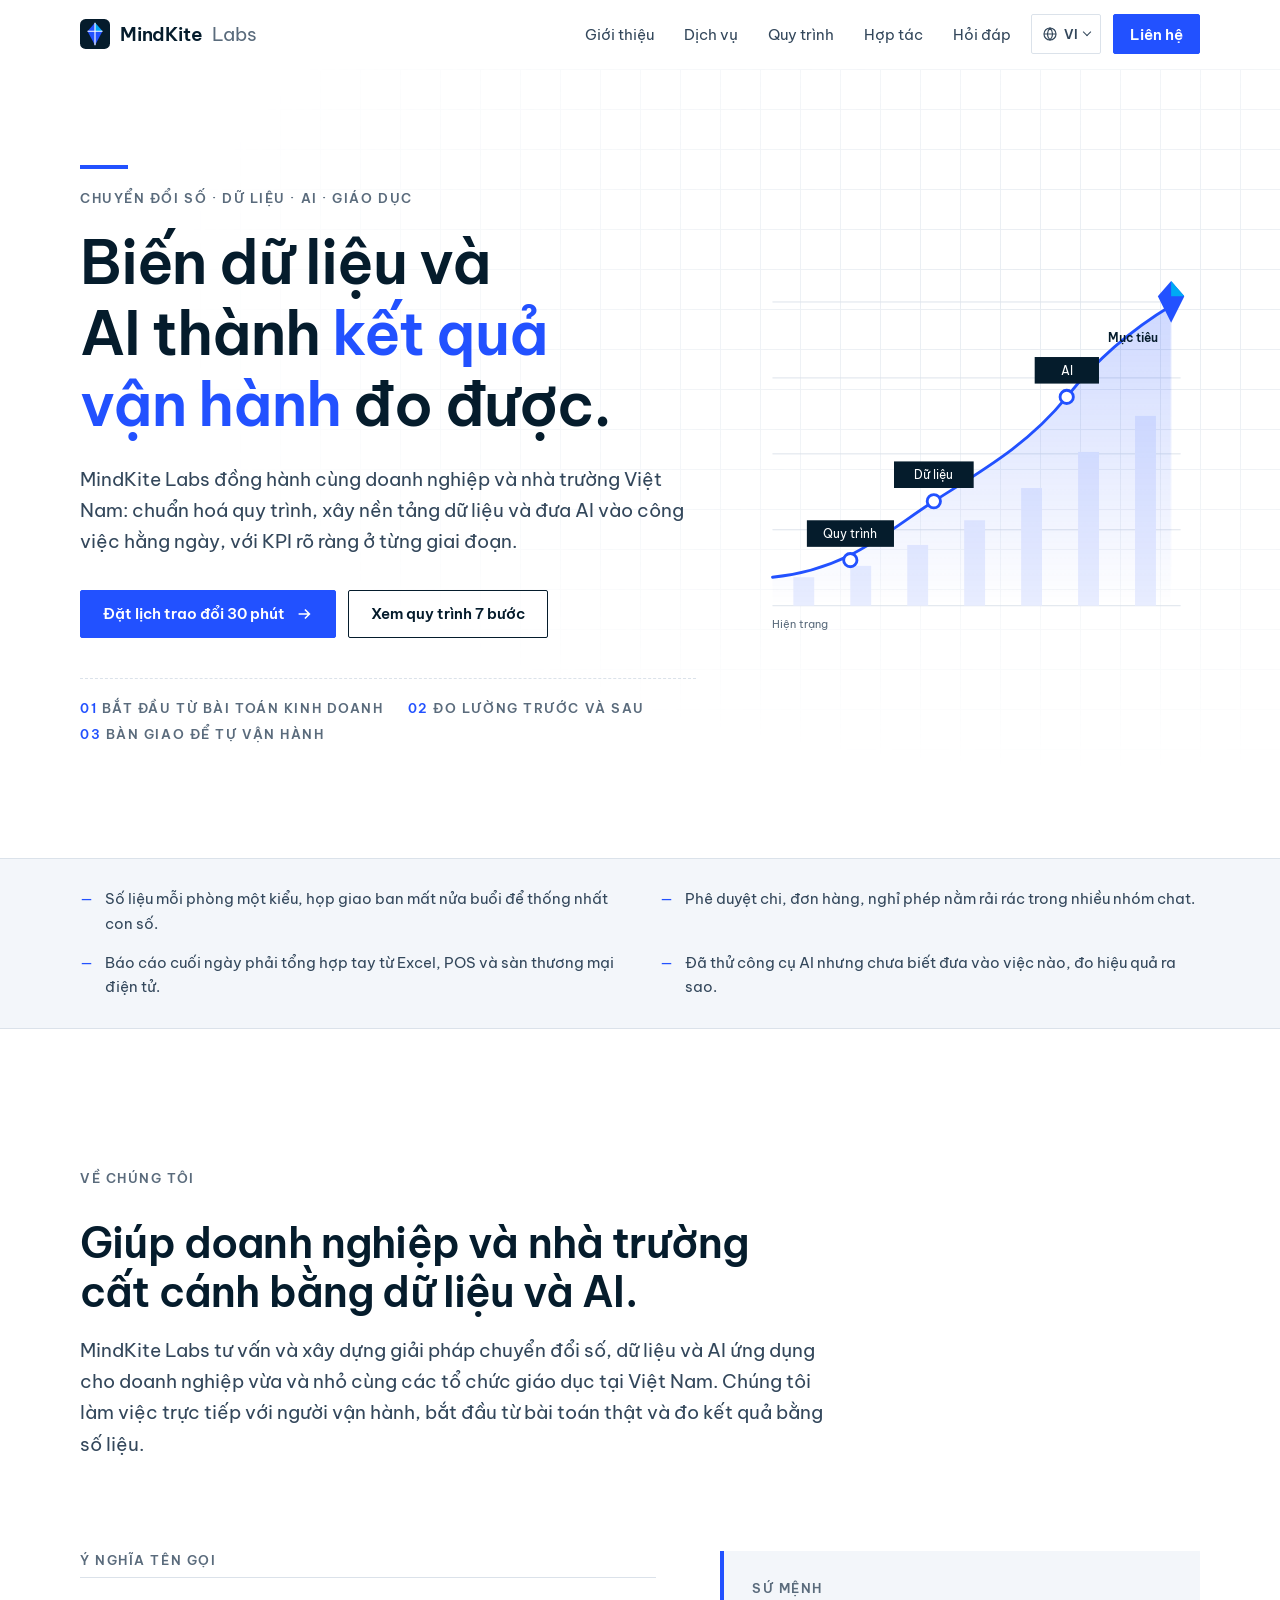
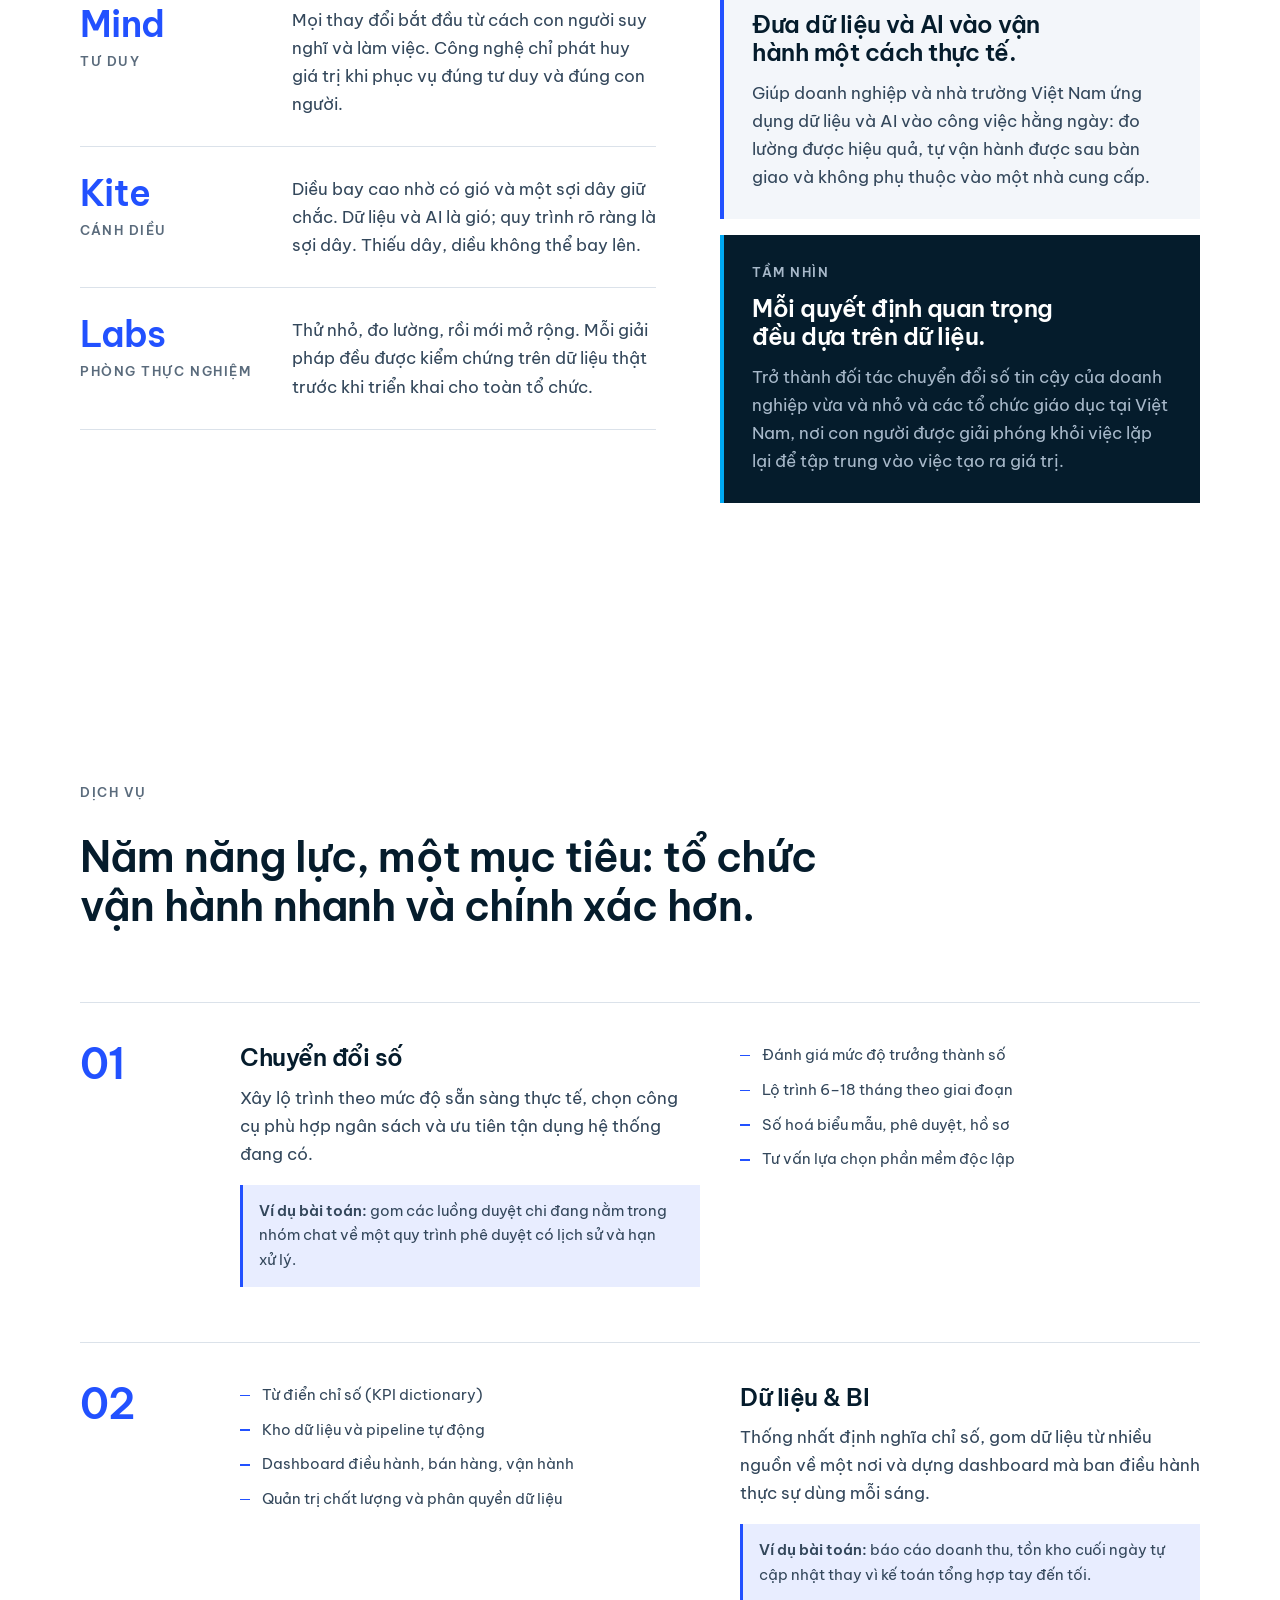
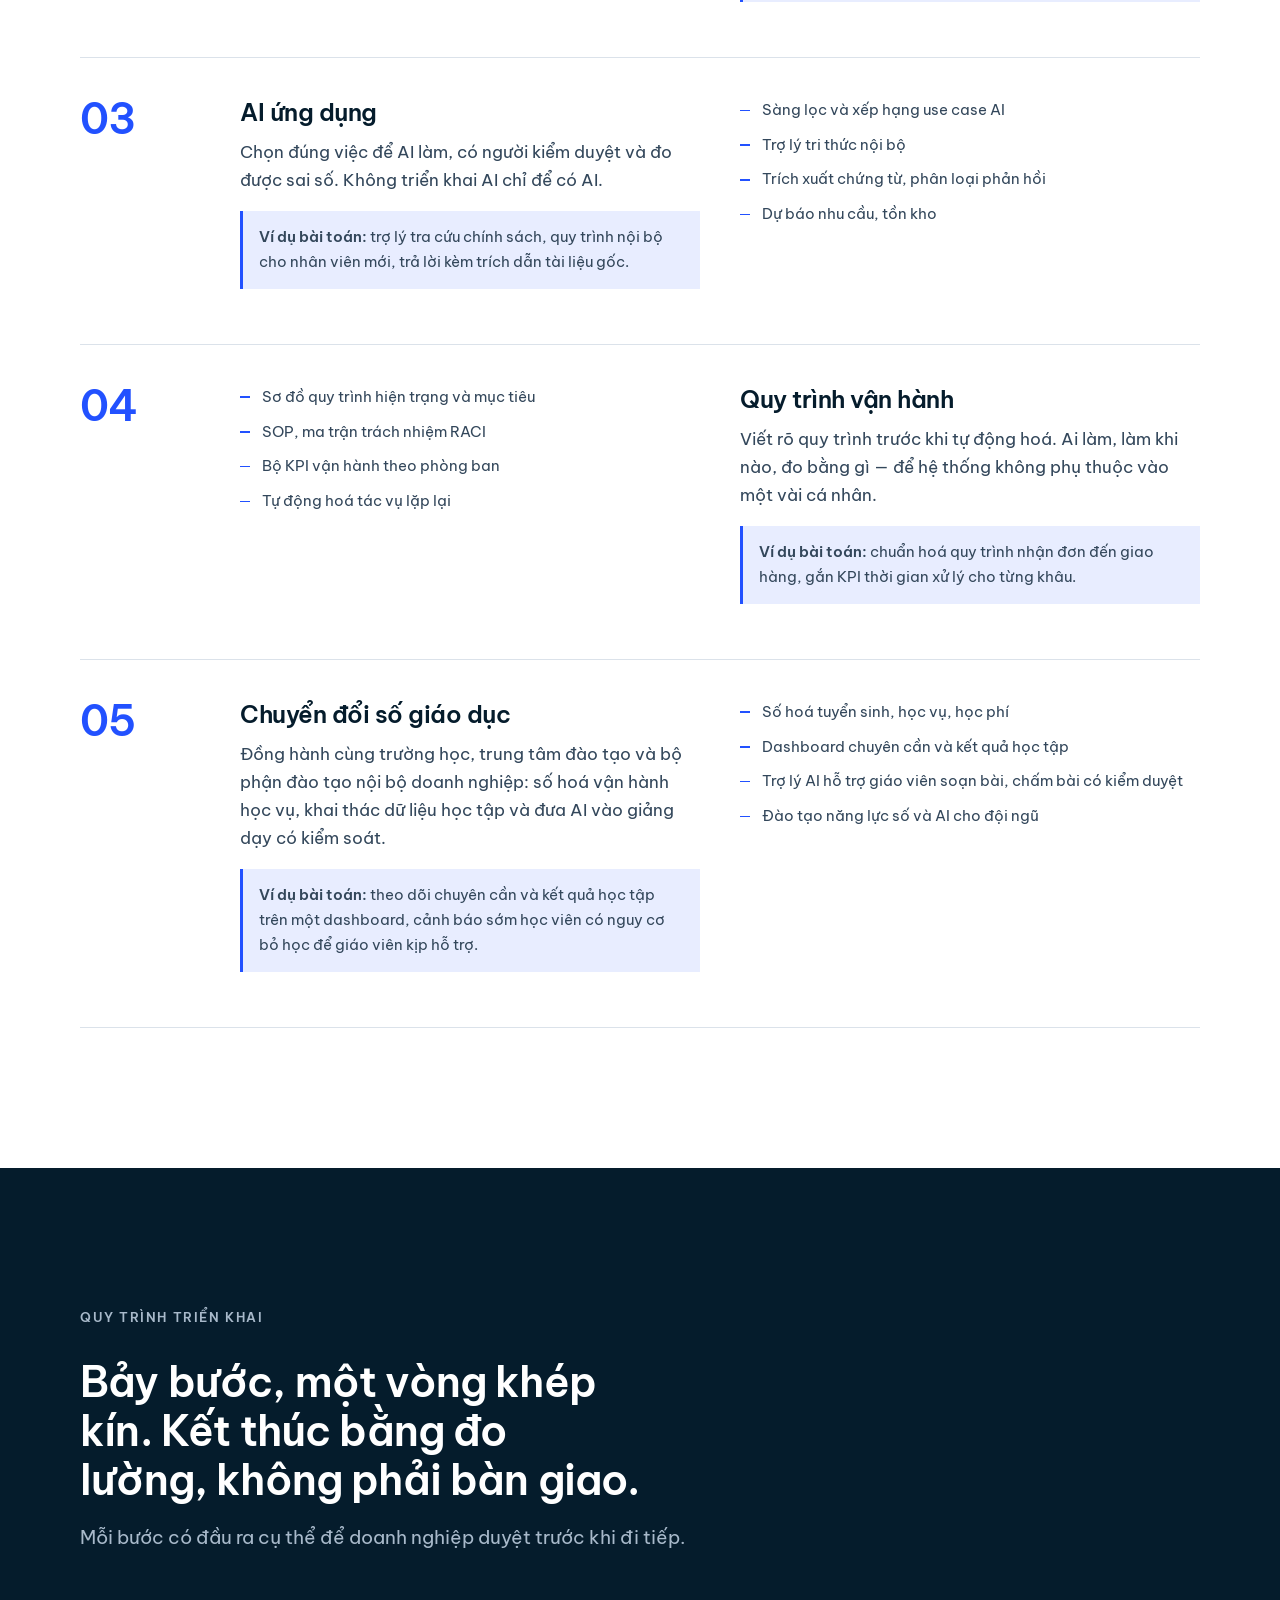
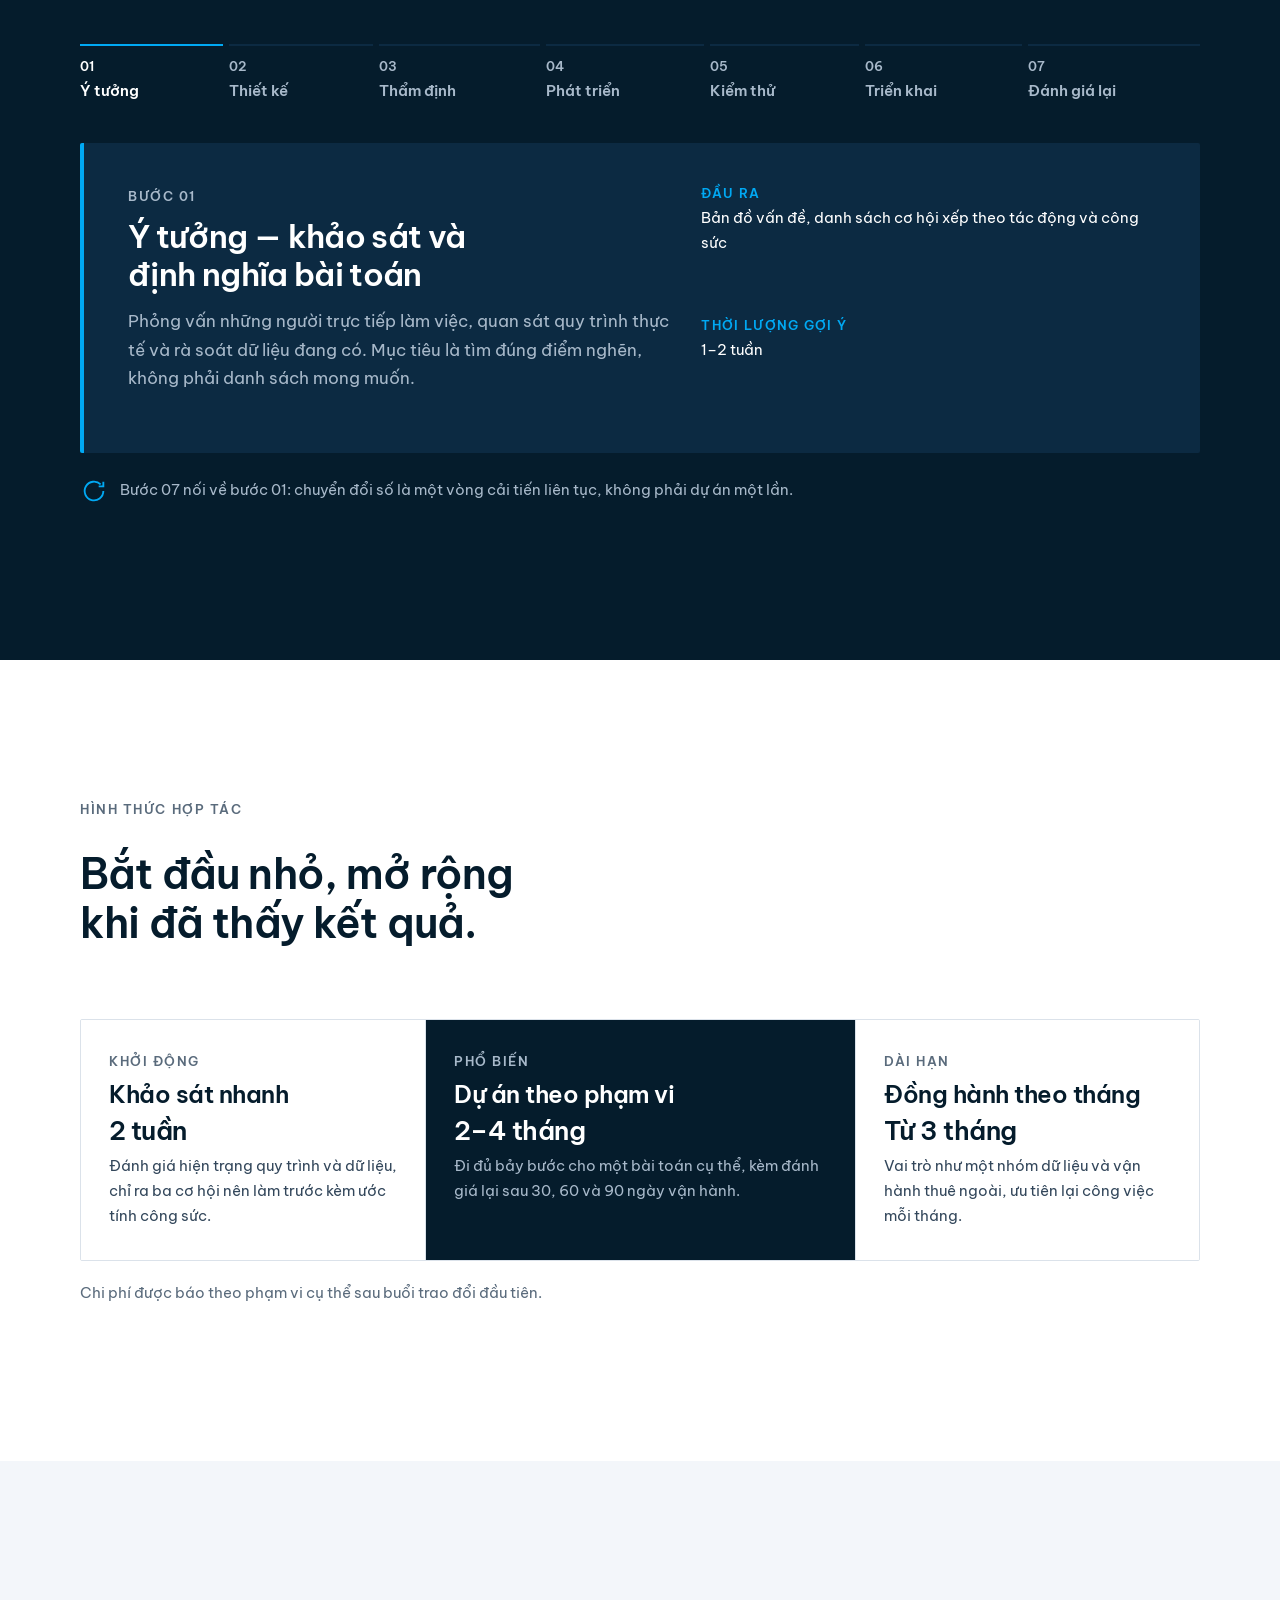
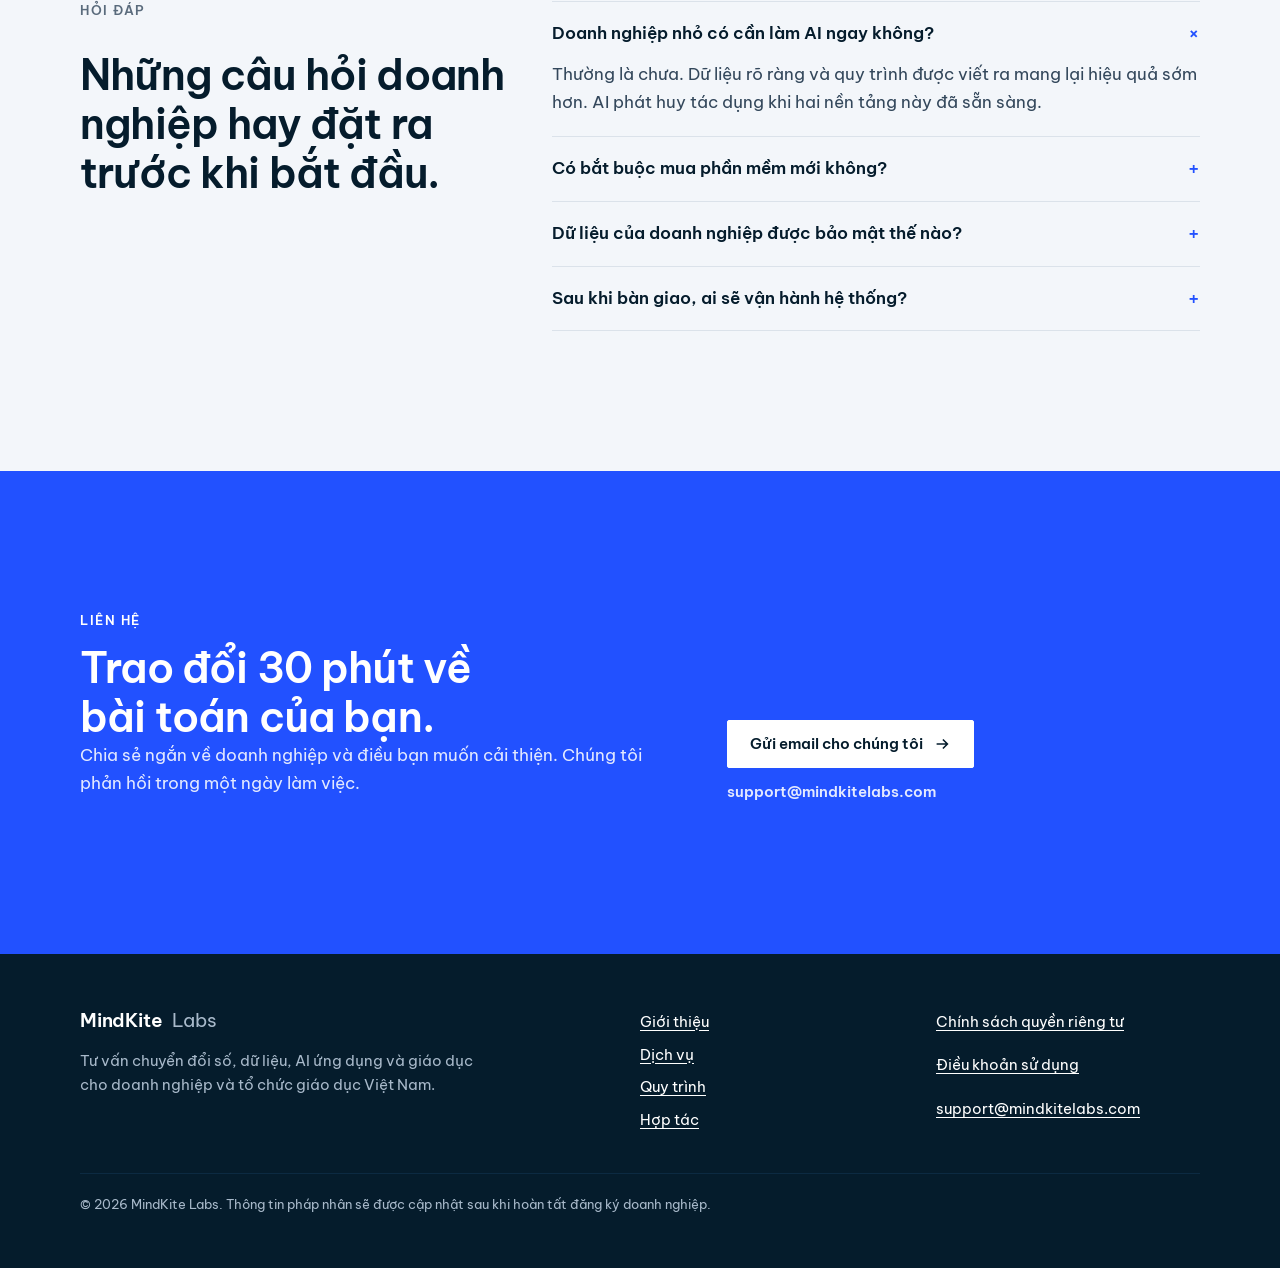
<file: index.html>
<!doctype html>
<html lang="vi" class="no-js">
<head>
  <meta charset="utf-8">
  <meta name="viewport" content="width=device-width, initial-scale=1">
  <title>MindKite Labs — Tư vấn chuyển đổi số, dữ liệu và AI</title>
  <meta name="description" content="MindKite Labs tư vấn chuyển đổi số, dữ liệu, AI ứng dụng, quy trình vận hành và chuyển đổi số giáo dục cho doanh nghiệp và tổ chức giáo dục Việt Nam, với KPI đo được ở từng giai đoạn.">
  <link rel="canonical" href="https://mindkitelabs.com/">
  <link rel="alternate" hreflang="vi" href="https://mindkitelabs.com/">
  <link rel="alternate" hreflang="en" href="https://mindkitelabs.com/en/">
  <link rel="alternate" hreflang="th" href="https://mindkitelabs.com/th/">
  <link rel="alternate" hreflang="x-default" href="https://mindkitelabs.com/">
  <meta property="og:type" content="website">
  <meta property="og:title" content="MindKite Labs — Tư vấn chuyển đổi số, dữ liệu và AI">
  <meta property="og:description" content="Biến dữ liệu và AI thành kết quả vận hành đo được.">
  <meta property="og:url" content="https://mindkitelabs.com/">
  <meta property="og:image" content="https://mindkitelabs.com/assets/brand/og-image.png">
  <meta property="og:image:width" content="1200">
  <meta property="og:image:height" content="630">
  <meta name="twitter:card" content="summary_large_image">
  <meta name="theme-color" content="#051c2c">
  <link rel="icon" href="favicon.svg" type="image/svg+xml">
  <link rel="preconnect" href="https://fonts.googleapis.com">
  <link rel="preconnect" href="https://fonts.gstatic.com" crossorigin>
  <link rel="stylesheet" href="https://fonts.googleapis.com/css2?family=Be+Vietnam+Pro:wght@400;600&display=swap">
  <script>document.documentElement.className = "js";</script>
  <link rel="stylesheet" href="assets/base.css">
  <link rel="stylesheet" href="assets/sections.css">
  <link rel="stylesheet" href="assets/about.css">
</head>
<body>
<a class="skip" href="#main">Bỏ qua điều hướng</a>

<header class="site-header">
  <nav class="wrap nav" aria-label="Chính">
    <a class="brand" href="/" aria-label="MindKite Labs, trang chủ">
      <svg viewBox="0 0 32 32" aria-hidden="true"><rect width="32" height="32" rx="6" fill="#051c2c"/><path d="M16 4l8 9-8 15-8-15z" fill="#2251ff"/><path d="M16 4l8 9h-8z" fill="#00a9f4"/><path d="M16 4v24M8 13h16" stroke="#fff" stroke-width="1.2"/></svg>
      MindKite <span>Labs</span>
    </a>
    <ul class="nav-links">
      <li><a href="#gioi-thieu">Giới thiệu</a></li>
      <li><a href="#dich-vu">Dịch vụ</a></li>
      <li><a href="#quy-trinh">Quy trình</a></li>
      <li><a href="#hop-tac">Hợp tác</a></li>
      <li><a href="#hoi-dap">Hỏi đáp</a></li>
    </ul>
    <details class="lang-menu">
      <summary aria-label="Ngôn ngữ: Tiếng Việt"><svg viewBox="0 0 20 20" fill="none" stroke="currentColor" stroke-width="1.5" aria-hidden="true"><circle cx="10" cy="10" r="7.5"/><path d="M2.5 10h15M10 2.5c2.2 2.2 3.2 4.7 3.2 7.5s-1 5.3-3.2 7.5c-2.2-2.2-3.2-4.7-3.2-7.5s1-5.3 3.2-7.5z"/></svg><span class="lang-code">VI</span></summary>
      <ul>
        <li><a href="/" hreflang="vi" lang="vi" aria-current="page">Tiếng Việt</a></li>
        <li><a href="/en/" hreflang="en" lang="en">English</a></li>
        <li><a href="/th/" hreflang="th" lang="th">ไทย</a></li>
      </ul>
    </details>
    <a class="btn btn-primary" href="#lien-he">Liên hệ</a>
  </nav>
</header>

<main id="main">
  <section class="hero">
    <div class="wrap hero-grid">
      <div class="reveal">
        <span class="accent-bar"></span>
        <p class="label" style="margin-top:20px">Chuyển đổi số · Dữ liệu · AI · Giáo dục</p>
        <h1>Biến dữ liệu và AI thành <em class="mark">kết quả <span class="nw">vận hành</span></em> <span class="nw">đo được.</span></h1>
        <p class="lead">MindKite Labs đồng hành cùng doanh nghiệp và nhà trường Việt Nam: chuẩn hoá quy trình, xây nền tảng dữ liệu và đưa AI vào công việc hằng ngày, với KPI rõ ràng ở từng giai đoạn.</p>
        <div class="hero-actions">
          <a class="btn btn-primary" href="#lien-he">Đặt lịch trao đổi 30 phút
            <svg viewBox="0 0 20 20" fill="none" stroke="currentColor" stroke-width="1.8" aria-hidden="true"><path d="M4 10h12m-5-5 5 5-5 5"/></svg></a>
          <a class="btn btn-ghost" href="#quy-trinh">Xem quy trình 7 bước</a>
        </div>
        <div class="hero-meta">
          <span class="label"><b>01</b> Bắt đầu từ bài toán kinh doanh</span>
          <span class="label"><b>02</b> Đo lường trước và sau</span>
          <span class="label"><b>03</b> Bàn giao để tự vận hành</span>
        </div>
      </div>

      <svg class="hero-art" viewBox="0 0 480 400" role="img" aria-labelledby="art-title">
        <title id="art-title">Lộ trình chuyển đổi đi từ hiện trạng, qua quy trình, dữ liệu và AI, đến mục tiêu</title>
        <defs>
          <linearGradient id="area" x1="0" y1="0" x2="0" y2="1">
            <stop offset="0" stop-color="#2251ff" stop-opacity=".22"/>
            <stop offset="1" stop-color="#2251ff" stop-opacity="0"/>
          </linearGradient>
        </defs>
        <g stroke="#dbe2ea" stroke-width="1">
          <path d="M30 360H460M30 280H460M30 200H460M30 120H460M30 40H460"/>
        </g>
        <g fill="#e8edff">
          <rect x="52" y="330" width="22" height="30"/><rect x="112" y="318" width="22" height="42"/>
          <rect x="172" y="296" width="22" height="64"/><rect x="232" y="270" width="22" height="90"/>
          <rect x="292" y="236" width="22" height="124"/><rect x="352" y="198" width="22" height="162"/>
          <rect x="412" y="160" width="22" height="200"/>
        </g>
        <path class="area" d="M30 330 C110 322 150 282 200 250 S300 190 340 140 S420 62 450 44 V360 H30Z" fill="url(#area)"/>
        <path class="trend" d="M30 330 C110 322 150 282 200 250 S300 190 340 140 S420 62 450 44" fill="none" stroke="#2251ff" stroke-width="3" stroke-linecap="round"/>
        <g class="node n1"><circle cx="112" cy="312" r="7" fill="#fff" stroke="#2251ff" stroke-width="3"/>
          <rect x="66" y="270" width="92" height="28" fill="#051c2c"/><text x="112" y="289" text-anchor="middle" fill="#fff" font-size="13" font-family="Be Vietnam Pro, sans-serif">Quy trình</text></g>
        <g class="node n2"><circle cx="200" cy="250" r="7" fill="#fff" stroke="#2251ff" stroke-width="3"/>
          <rect x="158" y="208" width="84" height="28" fill="#051c2c"/><text x="200" y="227" text-anchor="middle" fill="#fff" font-size="13" font-family="Be Vietnam Pro, sans-serif">Dữ liệu</text></g>
        <g class="node n3"><circle cx="340" cy="140" r="7" fill="#fff" stroke="#2251ff" stroke-width="3"/>
          <rect x="306" y="98" width="68" height="28" fill="#051c2c"/><text x="340" y="117" text-anchor="middle" fill="#fff" font-size="13" font-family="Be Vietnam Pro, sans-serif">AI</text></g>
        <g class="node n4"><path d="M450 18l14 16-14 28-14-28z" fill="#2251ff"/><path d="M450 18l14 16h-14z" fill="#00a9f4"/>
          <text x="436" y="82" text-anchor="end" fill="#051c2c" font-size="13" font-weight="600" font-family="Be Vietnam Pro, sans-serif">Mục tiêu</text></g>
        <text x="30" y="384" fill="#5a6b7c" font-size="12" font-family="Be Vietnam Pro, sans-serif">Hiện trạng</text>
      </svg>
    </div>
  </section>

  <section class="symptoms" aria-label="Thách thức thường gặp">
    <div class="wrap">
      <ul>
        <li>Số liệu mỗi phòng một kiểu, họp giao ban mất nửa buổi để thống nhất con số.</li>
        <li>Phê duyệt chi, đơn hàng, nghỉ phép nằm rải rác trong nhiều nhóm chat.</li>
        <li>Báo cáo cuối ngày phải tổng hợp tay từ Excel, POS và sàn thương mại điện tử.</li>
        <li>Đã thử công cụ AI nhưng chưa biết đưa vào việc nào, đo hiệu quả ra sao.</li>
      </ul>
    </div>
  </section>

  <section class="section" id="gioi-thieu">
    <div class="wrap">
      <div class="section-head reveal">
        <p class="label">Về chúng tôi</p>
        <h2>Giúp doanh nghiệp và nhà trường cất cánh bằng dữ liệu và AI.</h2>
        <p class="lead">MindKite Labs tư vấn và xây dựng giải pháp chuyển đổi số, dữ liệu và AI ứng dụng cho doanh nghiệp vừa và nhỏ cùng các tổ chức giáo dục tại Việt Nam. Chúng tôi làm việc trực tiếp với người vận hành, bắt đầu từ bài toán thật và đo kết quả bằng số liệu.</p>
      </div>

      <div class="about-grid">
        <div class="reveal">
          <p class="label" style="margin-bottom:8px">Ý nghĩa tên gọi</p>
          <dl class="name-list">
            <div class="name-row">
              <dt>Mind<small>Tư duy</small></dt>
              <dd>Mọi thay đổi bắt đầu từ cách con người suy nghĩ và làm việc. Công nghệ chỉ phát huy giá trị khi phục vụ đúng tư duy và đúng con người.</dd>
            </div>
            <div class="name-row">
              <dt>Kite<small>Cánh diều</small></dt>
              <dd>Diều bay cao nhờ có gió và một sợi dây giữ chắc. Dữ liệu và AI là gió; quy trình rõ ràng là sợi dây. Thiếu dây, diều không thể bay lên.</dd>
            </div>
            <div class="name-row">
              <dt>Labs<small>Phòng thực nghiệm</small></dt>
              <dd>Thử nhỏ, đo lường, rồi mới mở rộng. Mỗi giải pháp đều được kiểm chứng trên dữ liệu thật trước khi triển khai cho toàn tổ chức.</dd>
            </div>
          </dl>
        </div>

        <div class="purpose reveal">
          <article class="purpose-card">
            <p class="label">Sứ mệnh</p>
            <h3>Đưa dữ liệu và AI vào vận hành một cách thực tế.</h3>
            <p>Giúp doanh nghiệp và nhà trường Việt Nam ứng dụng dữ liệu và AI vào công việc hằng ngày: đo lường được hiệu quả, tự vận hành được sau bàn giao và không phụ thuộc vào một nhà cung cấp.</p>
          </article>
          <article class="purpose-card vision">
            <p class="label">Tầm nhìn</p>
            <h3>Mỗi quyết định quan trọng đều dựa trên dữ liệu.</h3>
            <p>Trở thành đối tác chuyển đổi số tin cậy của doanh nghiệp vừa và nhỏ và các tổ chức giáo dục tại Việt Nam, nơi con người được giải phóng khỏi việc lặp lại để tập trung vào việc tạo ra giá trị.</p>
          </article>
        </div>
      </div>
    </div>
  </section>

  <section class="section" id="dich-vu">
    <div class="wrap">
      <div class="section-head reveal">
        <p class="label">Dịch vụ</p>
        <h2>Năm năng lực, một mục tiêu: tổ chức vận hành nhanh và chính xác hơn.</h2>
      </div>

      <article class="service reveal">
        <div class="service-num">01</div>
        <div class="service-body">
          <h3>Chuyển đổi số</h3>
          <p>Xây lộ trình theo mức độ sẵn sàng thực tế, chọn công cụ phù hợp ngân sách và ưu tiên tận dụng hệ thống đang có.</p>
          <p class="example"><strong>Ví dụ bài toán:</strong> gom các luồng duyệt chi đang nằm trong nhóm chat về một quy trình phê duyệt có lịch sử và hạn xử lý.</p>
        </div>
        <ul class="service-list">
          <li>Đánh giá mức độ trưởng thành số</li>
          <li>Lộ trình 6–18 tháng theo giai đoạn</li>
          <li>Số hoá biểu mẫu, phê duyệt, hồ sơ</li>
          <li>Tư vấn lựa chọn phần mềm độc lập</li>
        </ul>
      </article>

      <article class="service reveal">
        <div class="service-num">02</div>
        <div class="service-body">
          <h3>Dữ liệu &amp; BI</h3>
          <p>Thống nhất định nghĩa chỉ số, gom dữ liệu từ nhiều nguồn về một nơi và dựng dashboard mà ban điều hành thực sự dùng mỗi sáng.</p>
          <p class="example"><strong>Ví dụ bài toán:</strong> báo cáo doanh thu, tồn kho cuối ngày tự cập nhật thay vì kế toán tổng hợp tay đến tối.</p>
        </div>
        <ul class="service-list">
          <li>Từ điển chỉ số (KPI dictionary)</li>
          <li>Kho dữ liệu và pipeline tự động</li>
          <li>Dashboard điều hành, bán hàng, vận hành</li>
          <li>Quản trị chất lượng và phân quyền dữ liệu</li>
        </ul>
      </article>

      <article class="service reveal">
        <div class="service-num">03</div>
        <div class="service-body">
          <h3>AI ứng dụng</h3>
          <p>Chọn đúng việc để AI làm, có người kiểm duyệt và đo được sai số. Không triển khai AI chỉ để có AI.</p>
          <p class="example"><strong>Ví dụ bài toán:</strong> trợ lý tra cứu chính sách, quy trình nội bộ cho nhân viên mới, trả lời kèm trích dẫn tài liệu gốc.</p>
        </div>
        <ul class="service-list">
          <li>Sàng lọc và xếp hạng use case AI</li>
          <li>Trợ lý tri thức nội bộ</li>
          <li>Trích xuất chứng từ, phân loại phản hồi</li>
          <li>Dự báo nhu cầu, tồn kho</li>
        </ul>
      </article>

      <article class="service reveal">
        <div class="service-num">04</div>
        <div class="service-body">
          <h3>Quy trình vận hành</h3>
          <p>Viết rõ quy trình trước khi tự động hoá. Ai làm, làm khi nào, đo bằng gì — để hệ thống không phụ thuộc vào một vài cá nhân.</p>
          <p class="example"><strong>Ví dụ bài toán:</strong> chuẩn hoá quy trình nhận đơn đến giao hàng, gắn KPI thời gian xử lý cho từng khâu.</p>
        </div>
        <ul class="service-list">
          <li>Sơ đồ quy trình hiện trạng và mục tiêu</li>
          <li>SOP, ma trận trách nhiệm RACI</li>
          <li>Bộ KPI vận hành theo phòng ban</li>
          <li>Tự động hoá tác vụ lặp lại</li>
        </ul>
      </article>

      <article class="service reveal">
        <div class="service-num">05</div>
        <div class="service-body">
          <h3>Chuyển đổi số giáo dục</h3>
          <p>Đồng hành cùng trường học, trung tâm đào tạo và bộ phận đào tạo nội bộ doanh nghiệp: số hoá vận hành học vụ, khai thác dữ liệu học tập và đưa AI vào giảng dạy có kiểm soát.</p>
          <p class="example"><strong>Ví dụ bài toán:</strong> theo dõi chuyên cần và kết quả học tập trên một dashboard, cảnh báo sớm học viên có nguy cơ bỏ học để giáo viên kịp hỗ trợ.</p>
        </div>
        <ul class="service-list">
          <li>Số hoá tuyển sinh, học vụ, học phí</li>
          <li>Dashboard chuyên cần và kết quả học tập</li>
          <li>Trợ lý AI hỗ trợ giáo viên soạn bài, chấm bài có kiểm duyệt</li>
          <li>Đào tạo năng lực số và AI cho đội ngũ</li>
        </ul>
      </article>
    </div>
  </section>

  <section class="section process" id="quy-trinh">
    <div class="wrap">
      <div class="section-head reveal">
        <p class="label">Quy trình triển khai</p>
        <h2>Bảy bước, một vòng khép kín. Kết thúc bằng đo lường, không phải bàn giao.</h2>
        <p class="lead">Mỗi bước có đầu ra cụ thể để doanh nghiệp duyệt trước khi đi tiếp.</p>
      </div>

      <div class="steps" role="tablist" aria-label="Các bước triển khai">
        <button class="step-tab" role="tab" id="tab-1" aria-controls="step-1"><small>01</small>Ý tưởng</button>
        <button class="step-tab" role="tab" id="tab-2" aria-controls="step-2"><small>02</small>Thiết kế</button>
        <button class="step-tab" role="tab" id="tab-3" aria-controls="step-3"><small>03</small>Thẩm định</button>
        <button class="step-tab" role="tab" id="tab-4" aria-controls="step-4"><small>04</small>Phát triển</button>
        <button class="step-tab" role="tab" id="tab-5" aria-controls="step-5"><small>05</small>Kiểm thử</button>
        <button class="step-tab" role="tab" id="tab-6" aria-controls="step-6"><small>06</small>Triển khai</button>
        <button class="step-tab" role="tab" id="tab-7" aria-controls="step-7"><small>07</small>Đánh giá lại</button>
      </div>

      <div class="step-panel" role="tabpanel" tabindex="0" id="step-1" aria-labelledby="tab-1">
        <div><p class="label">Bước 01</p><h3>Ý tưởng — khảo sát và định nghĩa bài toán</h3>
          <p>Phỏng vấn những người trực tiếp làm việc, quan sát quy trình thực tế và rà soát dữ liệu đang có. Mục tiêu là tìm đúng điểm nghẽn, không phải danh sách mong muốn.</p></div>
        <dl><div><dt>Đầu ra</dt><dd>Bản đồ vấn đề, danh sách cơ hội xếp theo tác động và công sức</dd></div>
          <div><dt>Thời lượng gợi ý</dt><dd>1–2 tuần</dd></div></dl>
      </div>
      <div class="step-panel" role="tabpanel" tabindex="0" id="step-2" aria-labelledby="tab-2">
        <div><p class="label">Bước 02</p><h3>Thiết kế — quy trình mục tiêu và giải pháp</h3>
          <p>Vẽ quy trình mục tiêu, mô hình dữ liệu và bản mẫu giao diện. Người dùng cuối được xem và góp ý ngay từ bản phác thảo.</p></div>
        <dl><div><dt>Đầu ra</dt><dd>Sơ đồ quy trình to-be, mô hình dữ liệu, mockup công cụ</dd></div>
          <div><dt>Thời lượng gợi ý</dt><dd>1–2 tuần</dd></div></dl>
      </div>
      <div class="step-panel" role="tabpanel" tabindex="0" id="step-3" aria-labelledby="tab-3">
        <div><p class="label">Bước 03</p><h3>Thẩm định — chốt phạm vi, chi phí và KPI</h3>
          <p>Ban điều hành và đại diện người dùng cùng duyệt thiết kế. Đo số liệu nền (baseline) để có cơ sở so sánh sau triển khai.</p></div>
        <dl><div><dt>Đầu ra</dt><dd>Phạm vi đã chốt, KPI baseline, đánh giá rủi ro, quyết định go/no-go</dd></div>
          <div><dt>Thời lượng gợi ý</dt><dd>3–5 ngày làm việc</dd></div></dl>
      </div>
      <div class="step-panel" role="tabpanel" tabindex="0" id="step-4" aria-labelledby="tab-4">
        <div><p class="label">Bước 04</p><h3>Phát triển — xây theo vòng ngắn</h3>
          <p>Làm theo vòng hai tuần, demo cuối mỗi vòng trên dữ liệu thật. Thay đổi được ghi nhận và ưu tiên lại công khai.</p></div>
        <dl><div><dt>Đầu ra</dt><dd>Dashboard, luồng tự động hoá, mô hình AI, SOP cập nhật</dd></div>
          <div><dt>Thời lượng gợi ý</dt><dd>2–8 tuần</dd></div></dl>
      </div>
      <div class="step-panel" role="tabpanel" tabindex="0" id="step-5" aria-labelledby="tab-5">
        <div><p class="label">Bước 05</p><h3>Kiểm thử — chạy song song với cách cũ</h3>
          <p>Đối soát số liệu giữa hệ thống mới và cách làm hiện tại, kiểm tra phân quyền và các tình huống ngoại lệ trước khi chuyển đổi.</p></div>
        <dl><div><dt>Đầu ra</dt><dd>Biên bản nghiệm thu (UAT), danh sách lỗi đã xử lý</dd></div>
          <div><dt>Thời lượng gợi ý</dt><dd>1–2 tuần</dd></div></dl>
      </div>
      <div class="step-panel" role="tabpanel" tabindex="0" id="step-6" aria-labelledby="tab-6">
        <div><p class="label">Bước 06</p><h3>Triển khai — chuyển đổi theo từng nhóm</h3>
          <p>Đào tạo theo vai trò, chuyển đổi dần từng phòng ban và hỗ trợ sát trong tuần đầu. Mỗi hệ thống có người phụ trách nội bộ.</p></div>
        <dl><div><dt>Đầu ra</dt><dd>Hệ thống chạy chính thức, tài liệu hướng dẫn, người phụ trách được đào tạo</dd></div>
          <div><dt>Thời lượng gợi ý</dt><dd>1–2 tuần</dd></div></dl>
      </div>
      <div class="step-panel" role="tabpanel" tabindex="0" id="step-7" aria-labelledby="tab-7">
        <div><p class="label">Bước 07</p><h3>Đánh giá lại — đo kết quả, mở vòng tiếp theo</h3>
          <p>Sau 30, 60 và 90 ngày, đo lại KPI so với baseline. Vấn đề mới phát sinh trở thành đầu vào cho bước Ý tưởng của vòng cải tiến kế tiếp.</p></div>
        <dl><div><dt>Đầu ra</dt><dd>Báo cáo hiệu quả so với baseline, backlog cải tiến vòng sau</dd></div>
          <div><dt>Mốc đánh giá</dt><dd>30 / 60 / 90 ngày — <a href="#tab-1" data-restart>quay lại bước 01</a></dd></div></dl>
      </div>

      <p class="loop-note">
        <svg viewBox="0 0 24 24" fill="none" stroke="currentColor" stroke-width="1.6" aria-hidden="true"><path d="M20 12a8 8 0 1 1-2.3-5.6M20 4v4h-4"/></svg>
        Bước 07 nối về bước 01: chuyển đổi số là một vòng cải tiến liên tục, không phải dự án một lần.
      </p>
    </div>
  </section>

  <section class="section" id="hop-tac">
    <div class="wrap">
      <div class="section-head reveal">
        <p class="label">Hình thức hợp tác</p>
        <h2>Bắt đầu nhỏ, mở rộng khi đã thấy kết quả.</h2>
      </div>
      <div class="models reveal">
        <div class="model">
          <p class="label">Khởi động</p>
          <h3>Khảo sát nhanh</h3>
          <p class="duration">2 tuần</p>
          <p>Đánh giá hiện trạng quy trình và dữ liệu, chỉ ra ba cơ hội nên làm trước kèm ước tính công sức.</p>
        </div>
        <div class="model featured">
          <p class="label">Phổ biến</p>
          <h3>Dự án theo phạm vi</h3>
          <p class="duration">2–4 tháng</p>
          <p>Đi đủ bảy bước cho một bài toán cụ thể, kèm đánh giá lại sau 30, 60 và 90 ngày vận hành.</p>
        </div>
        <div class="model">
          <p class="label">Dài hạn</p>
          <h3>Đồng hành theo tháng</h3>
          <p class="duration">Từ 3 tháng</p>
          <p>Vai trò như một nhóm dữ liệu và vận hành thuê ngoài, ưu tiên lại công việc mỗi tháng.</p>
        </div>
      </div>
      <p class="pricing-note">Chi phí được báo theo phạm vi cụ thể sau buổi trao đổi đầu tiên.</p>
    </div>
  </section>

  <section class="section" id="hoi-dap" style="background:var(--paper-2)">
    <div class="wrap faq-grid">
      <div class="section-head reveal" style="margin:0">
        <p class="label">Hỏi đáp</p>
        <h2>Những câu hỏi doanh nghiệp hay đặt ra trước khi bắt đầu.</h2>
      </div>
      <div class="faq reveal">
        <details open>
          <summary>Doanh nghiệp nhỏ có cần làm AI ngay không?</summary>
          <p>Thường là chưa. Dữ liệu rõ ràng và quy trình được viết ra mang lại hiệu quả sớm hơn. AI phát huy tác dụng khi hai nền tảng này đã sẵn sàng.</p>
        </details>
        <details>
          <summary>Có bắt buộc mua phần mềm mới không?</summary>
          <p>Không. Chúng tôi ưu tiên tận dụng công cụ doanh nghiệp đang dùng như Google Workspace, Microsoft 365, Excel hay phần mềm kế toán, và chỉ đề xuất công cụ mới khi có lý do rõ ràng.</p>
        </details>
        <details>
          <summary>Dữ liệu của doanh nghiệp được bảo mật thế nào?</summary>
          <p>Ký thoả thuận bảo mật trước khi tiếp cận dữ liệu, cấp quyền ở mức tối thiểu cần thiết, không dùng dữ liệu của khách hàng để huấn luyện mô hình bên ngoài và tuân thủ quy định pháp luật Việt Nam về bảo vệ dữ liệu cá nhân.</p>
        </details>
        <details>
          <summary>Sau khi bàn giao, ai sẽ vận hành hệ thống?</summary>
          <p>Mỗi hệ thống có một người phụ trách nội bộ được đào tạo, kèm tài liệu hướng dẫn. Doanh nghiệp có thể chọn gói đồng hành theo tháng nếu cần hỗ trợ tiếp.</p>
        </details>
      </div>
    </div>
  </section>

  <section class="section contact" id="lien-he">
    <div class="wrap contact-grid">
      <div class="reveal">
        <p class="label">Liên hệ</p>
        <h2>Trao đổi 30 phút về bài toán của bạn.</h2>
        <p>Chia sẻ ngắn về doanh nghiệp và điều bạn muốn cải thiện. Chúng tôi phản hồi trong một ngày làm việc.</p>
      </div>
      <div class="reveal">
        <a class="btn btn-primary" href="mailto:support@mindkitelabs.com?subject=Trao%20%C4%91%E1%BB%95i%20v%E1%BB%81%20chuy%E1%BB%83n%20%C4%91%E1%BB%95i%20s%E1%BB%91">Gửi email cho chúng tôi
          <svg viewBox="0 0 20 20" fill="none" stroke="currentColor" stroke-width="1.8" aria-hidden="true"><path d="M4 10h12m-5-5 5 5-5 5"/></svg></a>
        <p class="contact-mail" style="margin-top:16px">support@mindkitelabs.com</p>
      </div>
    </div>
  </section>
</main>

<footer class="site-footer">
  <div class="wrap">
    <div class="footer-grid">
      <div>
        <a class="brand" href="/">MindKite <span>Labs</span></a>
        <p style="margin-top:14px;max-width:40ch">Tư vấn chuyển đổi số, dữ liệu, AI ứng dụng và giáo dục cho doanh nghiệp và tổ chức giáo dục Việt Nam.</p>
      </div>
      <ul aria-label="Trang">
        <li><a href="#gioi-thieu">Giới thiệu</a></li>
        <li><a href="#dich-vu">Dịch vụ</a></li>
        <li><a href="#quy-trinh">Quy trình</a></li>
        <li><a href="#hop-tac">Hợp tác</a></li>
      </ul>
      <ul aria-label="Pháp lý">
        <li><a href="privacy.html">Chính sách quyền riêng tư</a></li>
        <li><a href="terms.html">Điều khoản sử dụng</a></li>
        <li><a href="mailto:support@mindkitelabs.com">support@mindkitelabs.com</a></li>
      </ul>
    </div>
    <p class="footer-note">© 2026 MindKite Labs. Thông tin pháp nhân sẽ được cập nhật sau khi hoàn tất đăng ký doanh nghiệp.</p>
  </div>
</footer>

<script src="assets/ads-consent.js"></script>
<script src="assets/lang-menu.js"></script>
<script src="assets/main.js"></script>
</body>
</html>
</file>
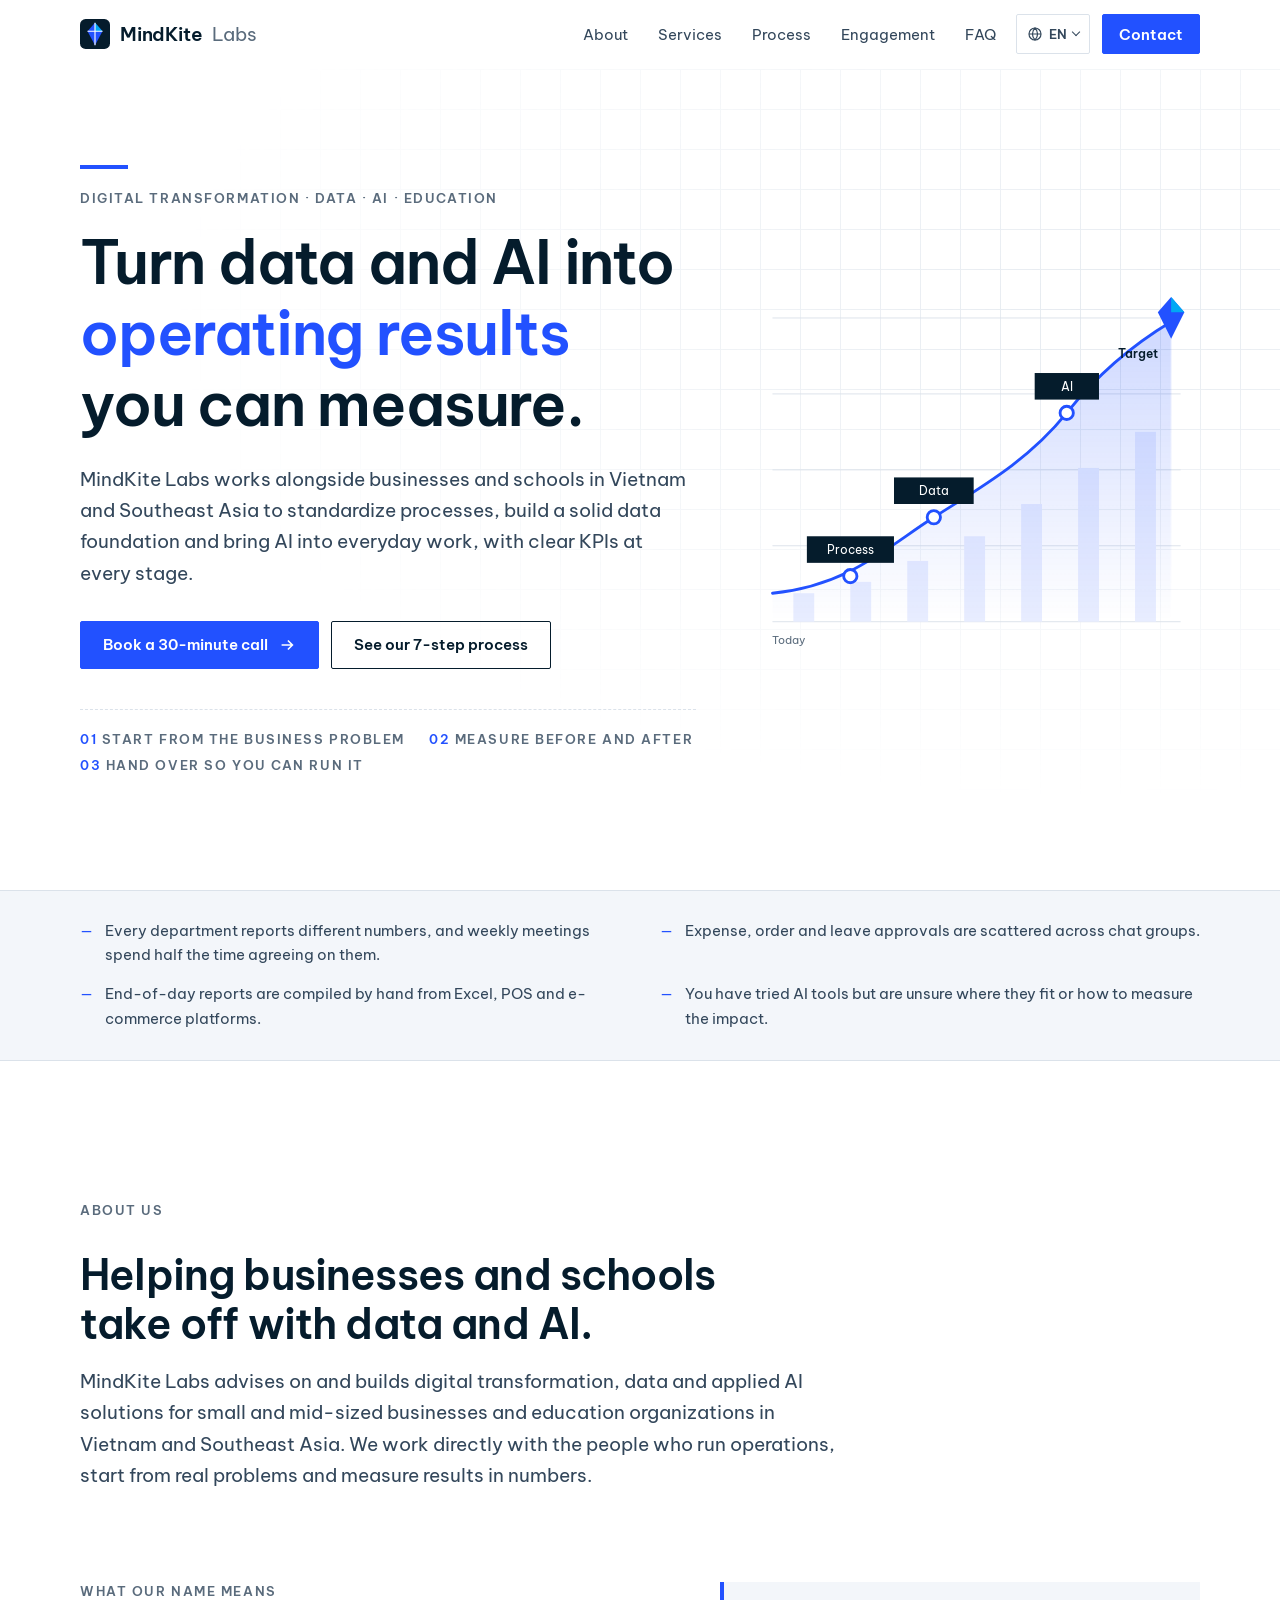
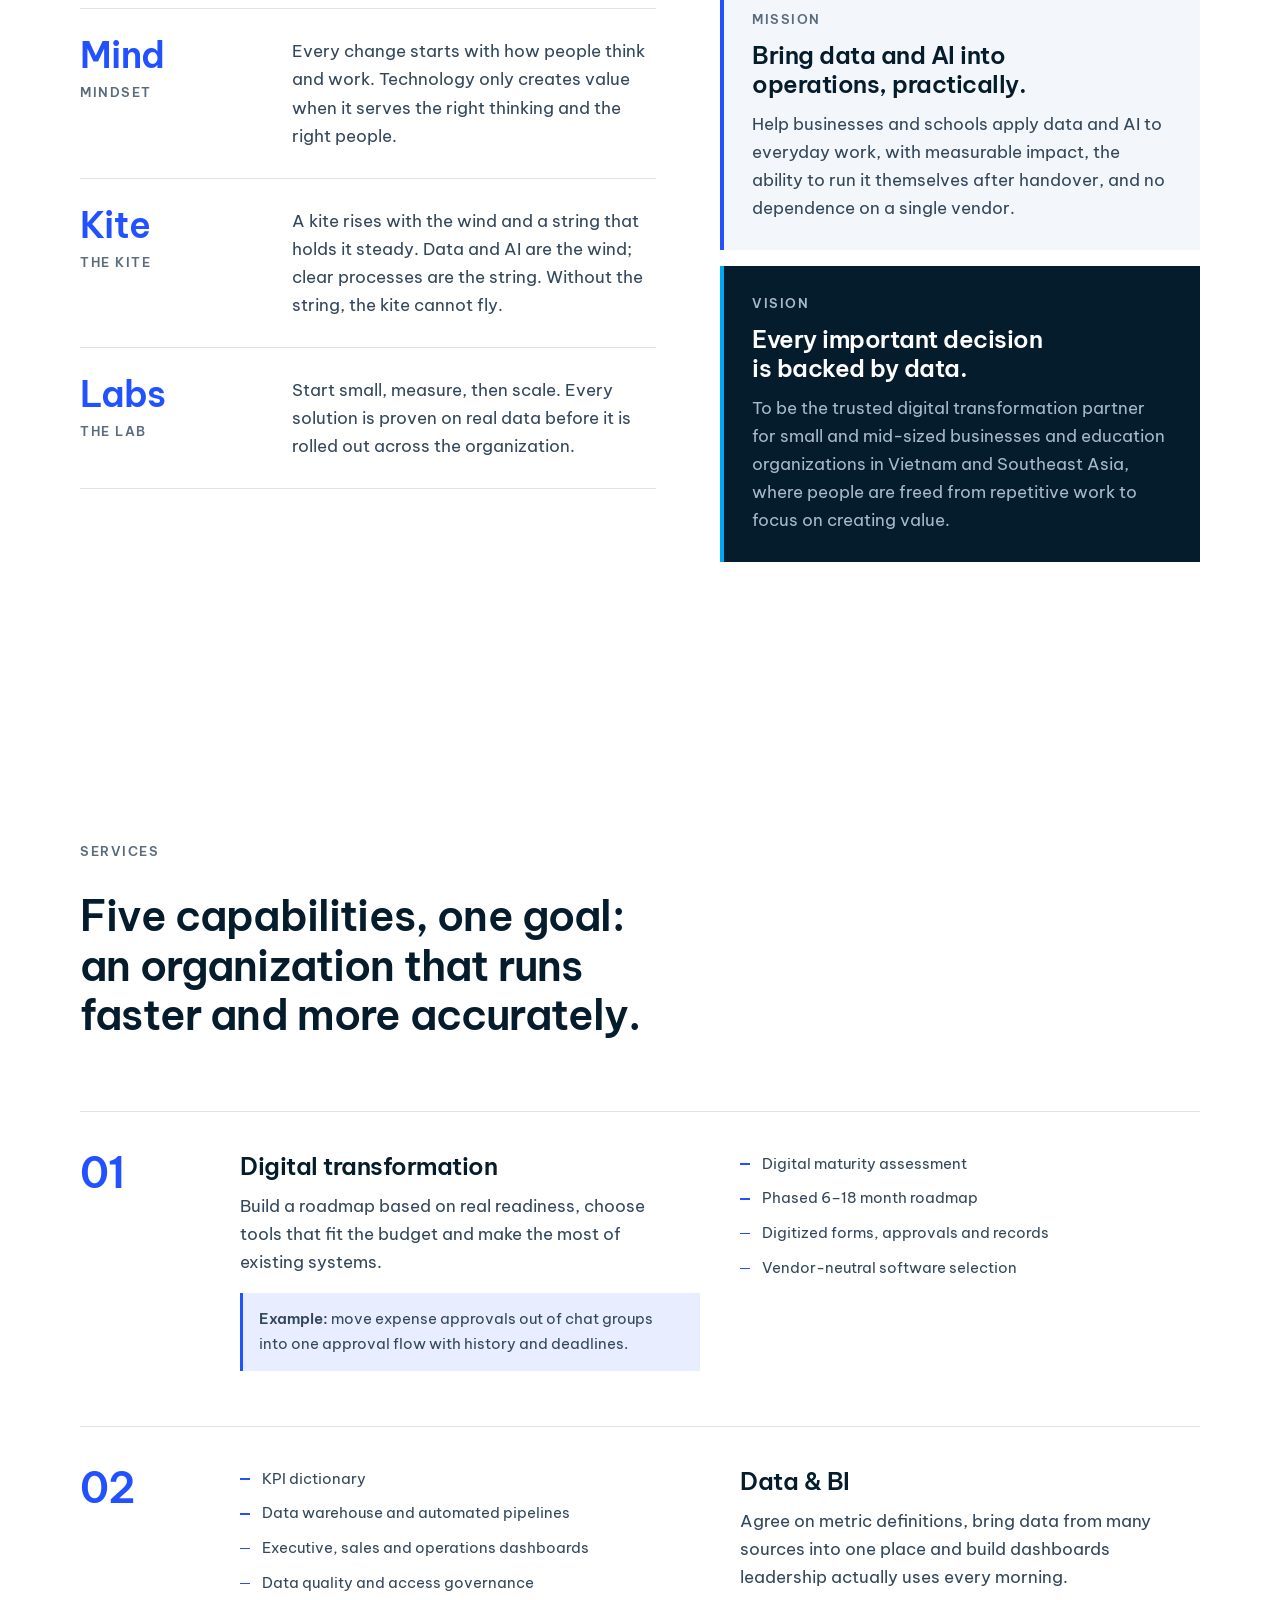
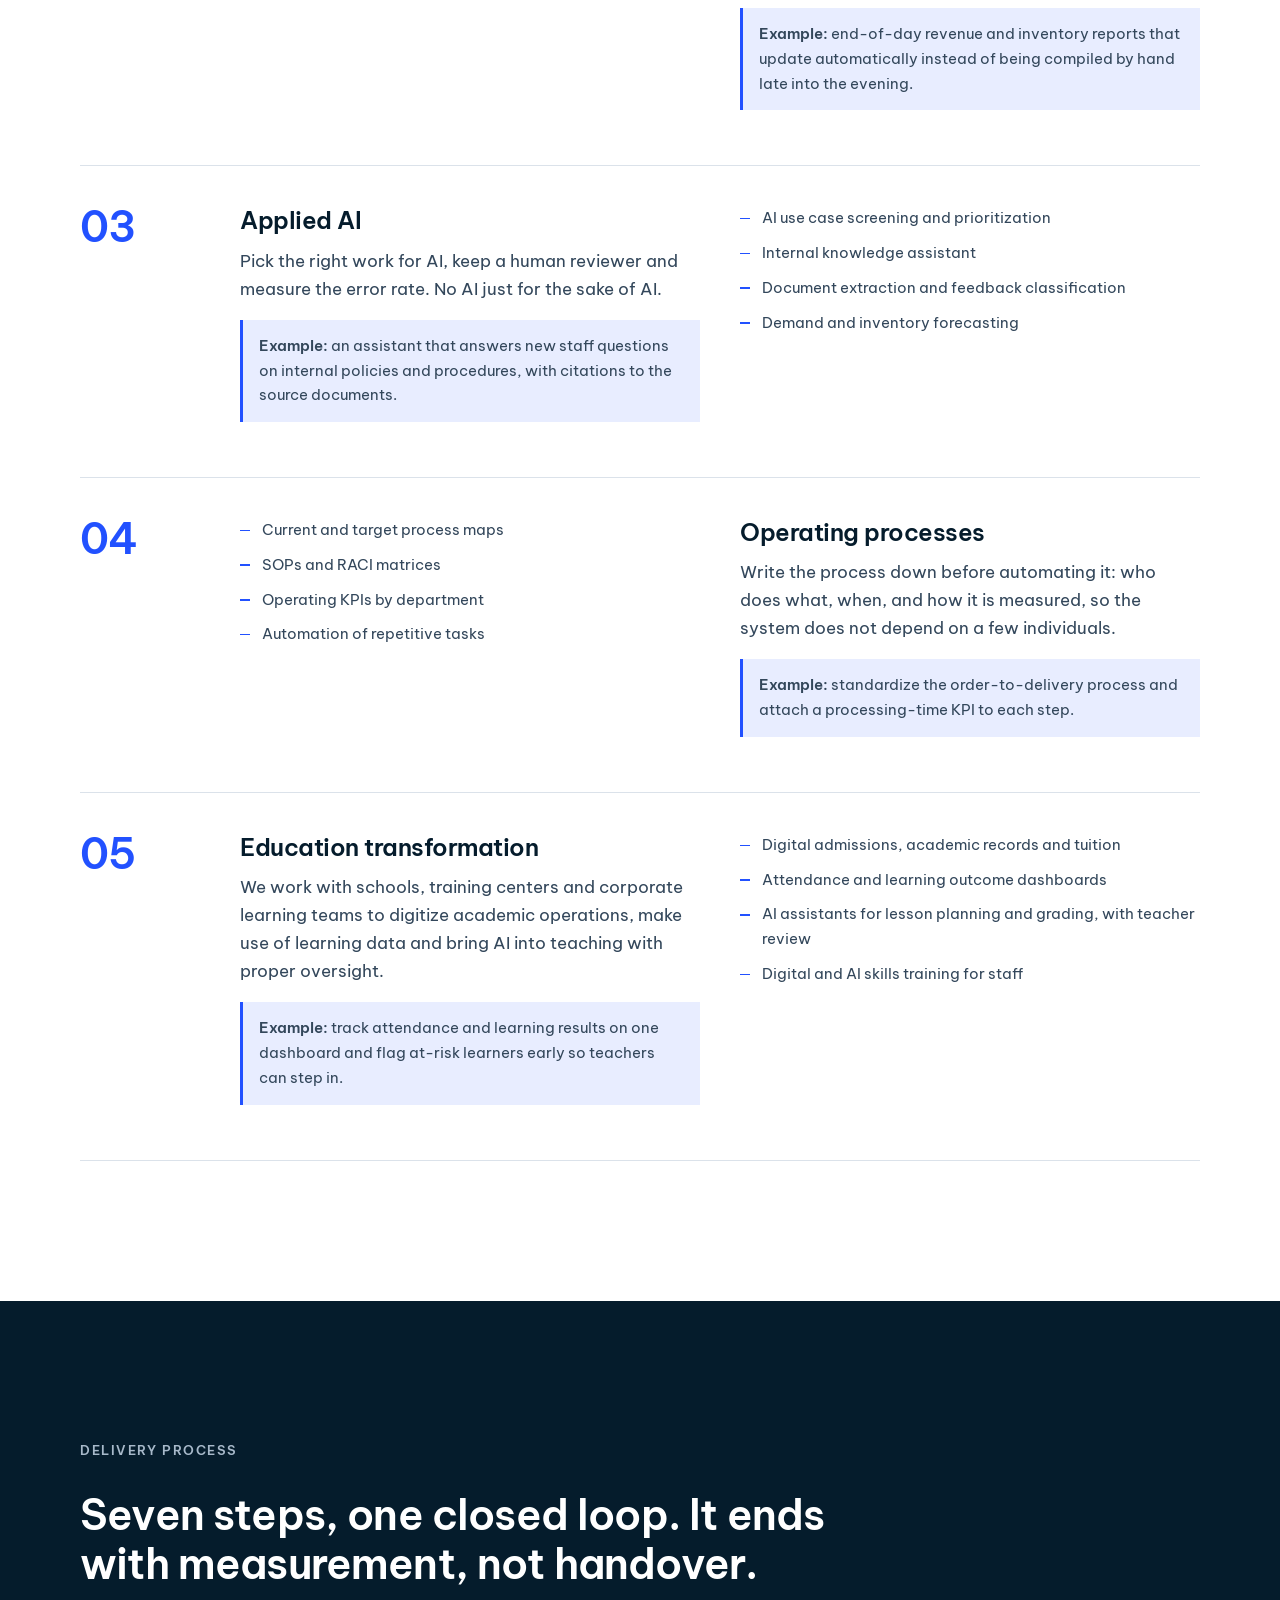
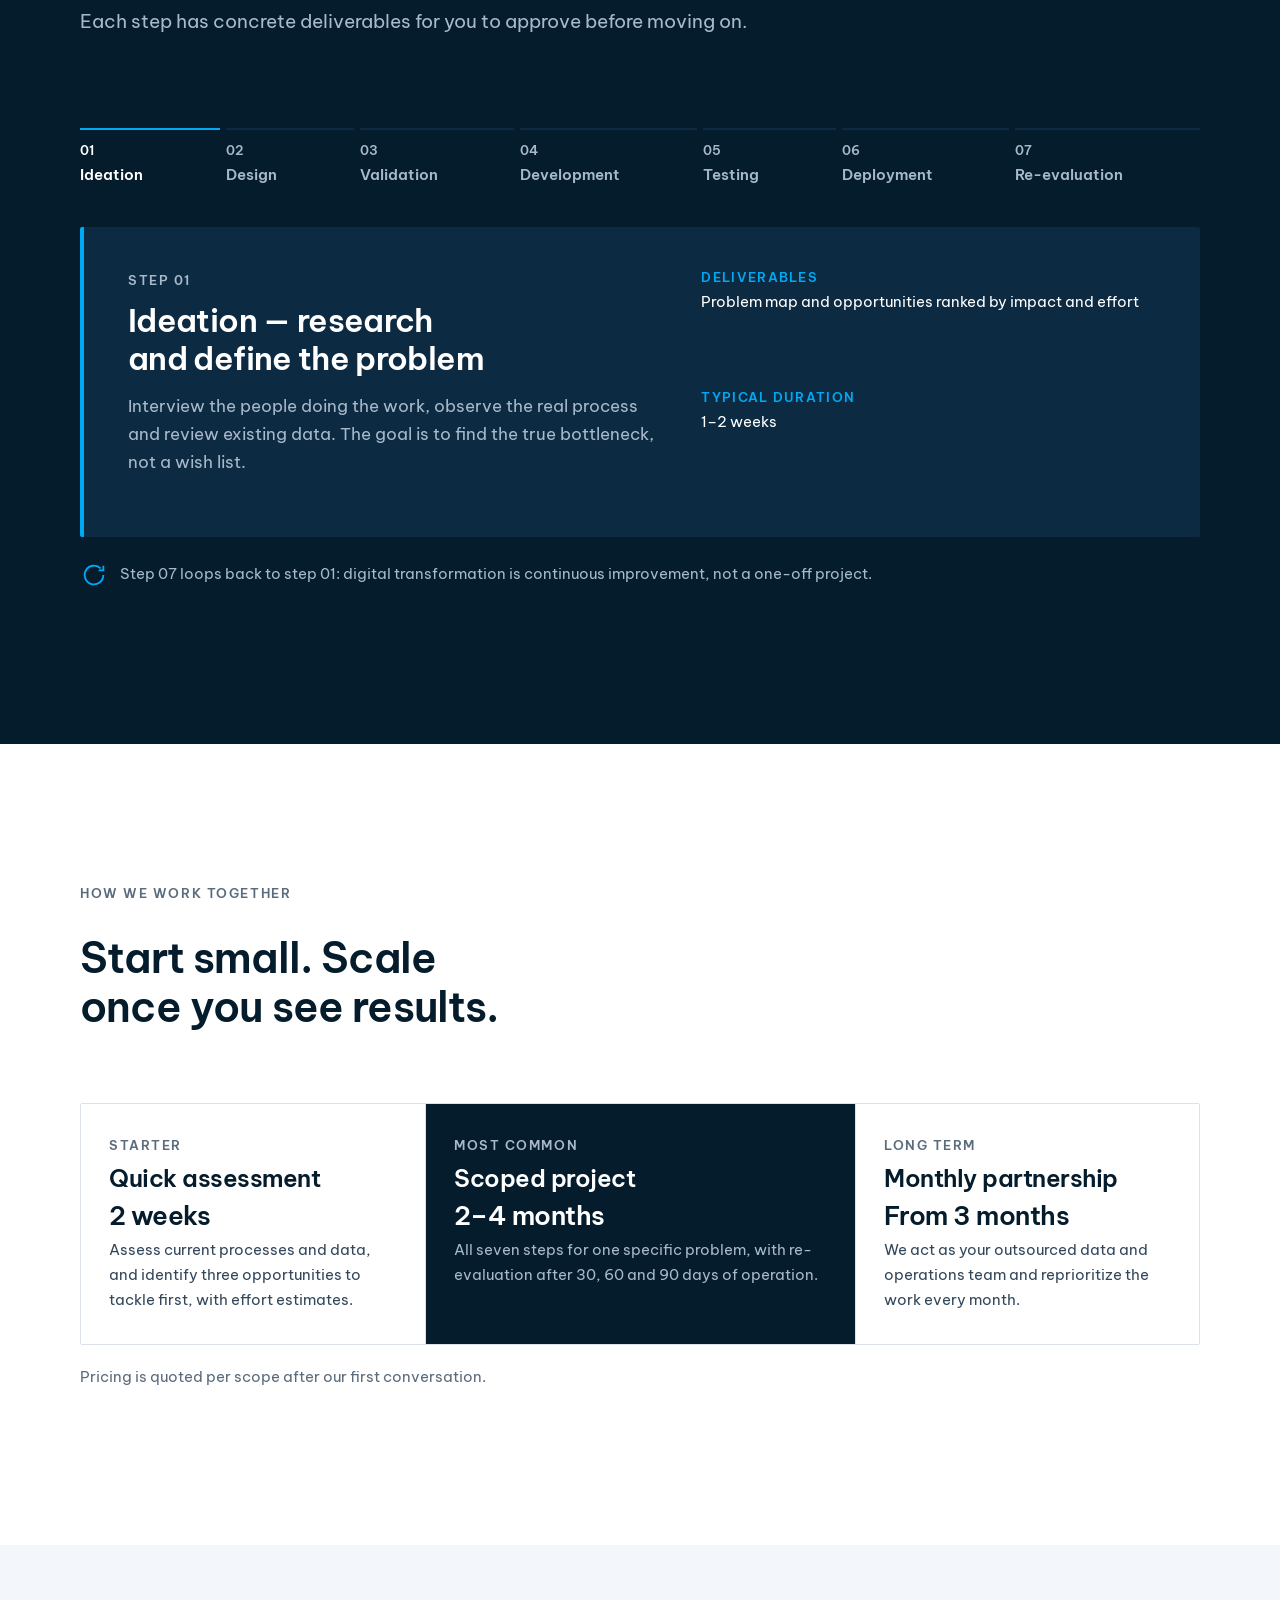
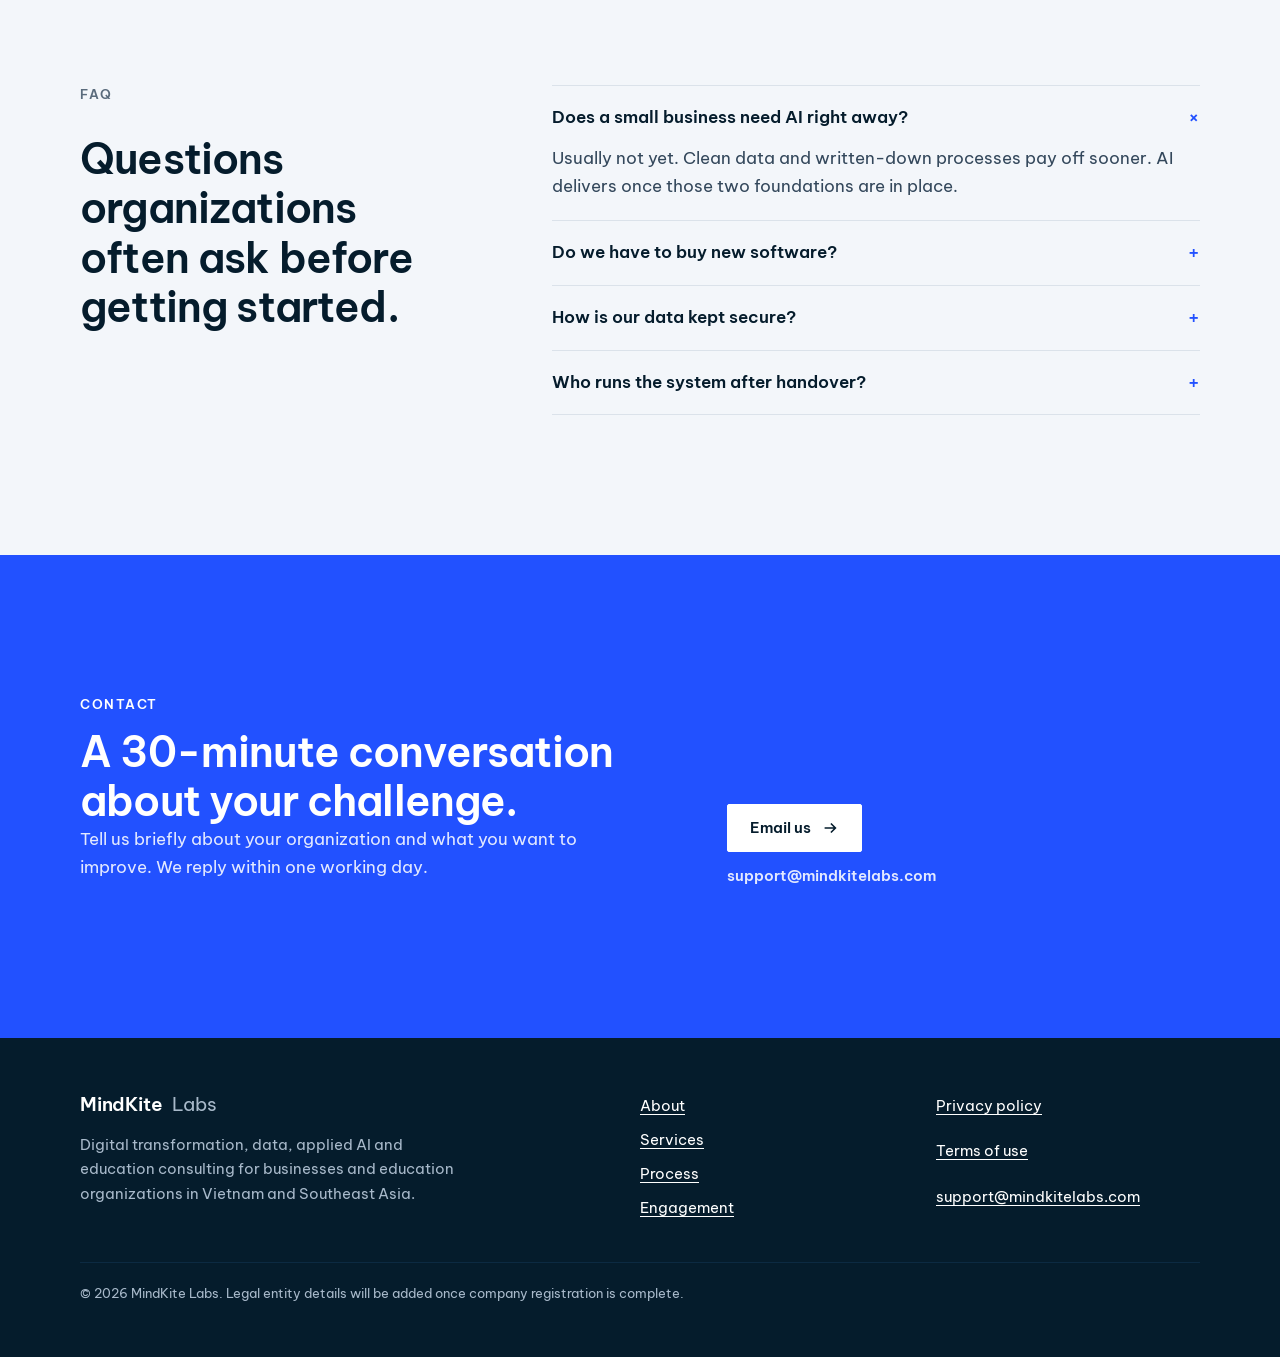
<file: en/index.html>
<!doctype html>
<html lang="en" class="no-js">
<head>
  <meta charset="utf-8">
  <meta name="viewport" content="width=device-width, initial-scale=1">
  <title>MindKite Labs — Digital transformation, data and AI consulting</title>
  <meta name="description" content="MindKite Labs advises businesses and education organizations in Vietnam and Southeast Asia on digital transformation, data, applied AI, operating processes and education technology, with measurable KPIs at every stage.">
  <link rel="canonical" href="https://mindkitelabs.com/en/">
  <link rel="alternate" hreflang="vi" href="https://mindkitelabs.com/">
  <link rel="alternate" hreflang="en" href="https://mindkitelabs.com/en/">
  <link rel="alternate" hreflang="th" href="https://mindkitelabs.com/th/">
  <link rel="alternate" hreflang="x-default" href="https://mindkitelabs.com/">
  <meta property="og:type" content="website">
  <meta property="og:title" content="MindKite Labs — Digital transformation, data and AI consulting">
  <meta property="og:description" content="Turn data and AI into operating results you can measure.">
  <meta property="og:url" content="https://mindkitelabs.com/en/">
  <meta property="og:image" content="https://mindkitelabs.com/assets/brand/og-image.png">
  <meta property="og:image:width" content="1200">
  <meta property="og:image:height" content="630">
  <meta name="twitter:card" content="summary_large_image">
  <meta name="theme-color" content="#051c2c">
  <link rel="icon" href="/favicon.svg" type="image/svg+xml">
  <link rel="preconnect" href="https://fonts.googleapis.com">
  <link rel="preconnect" href="https://fonts.gstatic.com" crossorigin>
  <link rel="stylesheet" href="https://fonts.googleapis.com/css2?family=Be+Vietnam+Pro:wght@400;600&display=swap">
  <script>document.documentElement.className = "js";</script>
  <link rel="stylesheet" href="/assets/base.css">
  <link rel="stylesheet" href="/assets/sections.css">
  <link rel="stylesheet" href="/assets/about.css">
</head>
<body>
<a class="skip" href="#main">Skip to content</a>

<header class="site-header">
  <nav class="wrap nav" aria-label="Main">
    <a class="brand" href="/en/" aria-label="MindKite Labs, home">
      <svg viewBox="0 0 32 32" aria-hidden="true"><rect width="32" height="32" rx="6" fill="#051c2c"/><path d="M16 4l8 9-8 15-8-15z" fill="#2251ff"/><path d="M16 4l8 9h-8z" fill="#00a9f4"/><path d="M16 4v24M8 13h16" stroke="#fff" stroke-width="1.2"/></svg>
      MindKite <span>Labs</span>
    </a>
    <ul class="nav-links">
      <li><a href="#gioi-thieu">About</a></li>
      <li><a href="#dich-vu">Services</a></li>
      <li><a href="#quy-trinh">Process</a></li>
      <li><a href="#hop-tac">Engagement</a></li>
      <li><a href="#hoi-dap">FAQ</a></li>
    </ul>
    <details class="lang-menu">
      <summary aria-label="Language: English"><svg viewBox="0 0 20 20" fill="none" stroke="currentColor" stroke-width="1.5" aria-hidden="true"><circle cx="10" cy="10" r="7.5"/><path d="M2.5 10h15M10 2.5c2.2 2.2 3.2 4.7 3.2 7.5s-1 5.3-3.2 7.5c-2.2-2.2-3.2-4.7-3.2-7.5s1-5.3 3.2-7.5z"/></svg><span class="lang-code">EN</span></summary>
      <ul>
        <li><a href="/" hreflang="vi" lang="vi">Tiếng Việt</a></li>
        <li><a href="/en/" hreflang="en" lang="en" aria-current="page">English</a></li>
        <li><a href="/th/" hreflang="th" lang="th">ไทย</a></li>
      </ul>
    </details>
    <a class="btn btn-primary" href="#lien-he">Contact</a>
  </nav>
</header>

<main id="main">
  <section class="hero">
    <div class="wrap hero-grid">
      <div class="reveal">
        <span class="accent-bar"></span>
        <p class="label" style="margin-top:20px">Digital transformation · Data · AI · Education</p>
        <h1>Turn data and AI into <em class="mark">operating results</em> <span class="nw">you can measure.</span></h1>
        <p class="lead">MindKite Labs works alongside businesses and schools in Vietnam and Southeast Asia to standardize processes, build a solid data foundation and bring AI into everyday work, with clear KPIs at every stage.</p>
        <div class="hero-actions">
          <a class="btn btn-primary" href="#lien-he">Book a 30-minute call
            <svg viewBox="0 0 20 20" fill="none" stroke="currentColor" stroke-width="1.8" aria-hidden="true"><path d="M4 10h12m-5-5 5 5-5 5"/></svg></a>
          <a class="btn btn-ghost" href="#quy-trinh">See our 7-step process</a>
        </div>
        <div class="hero-meta">
          <span class="label"><b>01</b> Start from the business problem</span>
          <span class="label"><b>02</b> Measure before and after</span>
          <span class="label"><b>03</b> Hand over so you can run it</span>
        </div>
      </div>

      <svg class="hero-art" viewBox="0 0 480 400" role="img" aria-labelledby="art-title">
        <title id="art-title">Transformation path from today, through process, data and AI, to the target</title>
        <defs>
          <linearGradient id="area" x1="0" y1="0" x2="0" y2="1">
            <stop offset="0" stop-color="#2251ff" stop-opacity=".22"/>
            <stop offset="1" stop-color="#2251ff" stop-opacity="0"/>
          </linearGradient>
        </defs>
        <g stroke="#dbe2ea" stroke-width="1">
          <path d="M30 360H460M30 280H460M30 200H460M30 120H460M30 40H460"/>
        </g>
        <g fill="#e8edff">
          <rect x="52" y="330" width="22" height="30"/><rect x="112" y="318" width="22" height="42"/>
          <rect x="172" y="296" width="22" height="64"/><rect x="232" y="270" width="22" height="90"/>
          <rect x="292" y="236" width="22" height="124"/><rect x="352" y="198" width="22" height="162"/>
          <rect x="412" y="160" width="22" height="200"/>
        </g>
        <path class="area" d="M30 330 C110 322 150 282 200 250 S300 190 340 140 S420 62 450 44 V360 H30Z" fill="url(#area)"/>
        <path class="trend" d="M30 330 C110 322 150 282 200 250 S300 190 340 140 S420 62 450 44" fill="none" stroke="#2251ff" stroke-width="3" stroke-linecap="round"/>
        <g class="node n1"><circle cx="112" cy="312" r="7" fill="#fff" stroke="#2251ff" stroke-width="3"/>
          <rect x="66" y="270" width="92" height="28" fill="#051c2c"/><text x="112" y="289" text-anchor="middle" fill="#fff" font-size="13" font-family="Be Vietnam Pro, sans-serif">Process</text></g>
        <g class="node n2"><circle cx="200" cy="250" r="7" fill="#fff" stroke="#2251ff" stroke-width="3"/>
          <rect x="158" y="208" width="84" height="28" fill="#051c2c"/><text x="200" y="227" text-anchor="middle" fill="#fff" font-size="13" font-family="Be Vietnam Pro, sans-serif">Data</text></g>
        <g class="node n3"><circle cx="340" cy="140" r="7" fill="#fff" stroke="#2251ff" stroke-width="3"/>
          <rect x="306" y="98" width="68" height="28" fill="#051c2c"/><text x="340" y="117" text-anchor="middle" fill="#fff" font-size="13" font-family="Be Vietnam Pro, sans-serif">AI</text></g>
        <g class="node n4"><path d="M450 18l14 16-14 28-14-28z" fill="#2251ff"/><path d="M450 18l14 16h-14z" fill="#00a9f4"/>
          <text x="436" y="82" text-anchor="end" fill="#051c2c" font-size="13" font-weight="600" font-family="Be Vietnam Pro, sans-serif">Target</text></g>
        <text x="30" y="384" fill="#5a6b7c" font-size="12" font-family="Be Vietnam Pro, sans-serif">Today</text>
      </svg>
    </div>
  </section>

  <section class="symptoms" aria-label="Common challenges">
    <div class="wrap">
      <ul>
        <li>Every department reports different numbers, and weekly meetings spend half the time agreeing on them.</li>
        <li>Expense, order and leave approvals are scattered across chat groups.</li>
        <li>End-of-day reports are compiled by hand from Excel, POS and e-commerce platforms.</li>
        <li>You have tried AI tools but are unsure where they fit or how to measure the impact.</li>
      </ul>
    </div>
  </section>

  <section class="section" id="gioi-thieu">
    <div class="wrap">
      <div class="section-head reveal">
        <p class="label">About us</p>
        <h2>Helping businesses and schools take off with data and AI.</h2>
        <p class="lead">MindKite Labs advises on and builds digital transformation, data and applied AI solutions for small and mid-sized businesses and education organizations in Vietnam and Southeast Asia. We work directly with the people who run operations, start from real problems and measure results in numbers.</p>
      </div>

      <div class="about-grid">
        <div class="reveal">
          <p class="label" style="margin-bottom:8px">What our name means</p>
          <dl class="name-list">
            <div class="name-row">
              <dt>Mind<small>Mindset</small></dt>
              <dd>Every change starts with how people think and work. Technology only creates value when it serves the right thinking and the right people.</dd>
            </div>
            <div class="name-row">
              <dt>Kite<small>The kite</small></dt>
              <dd>A kite rises with the wind and a string that holds it steady. Data and AI are the wind; clear processes are the string. Without the string, the kite cannot fly.</dd>
            </div>
            <div class="name-row">
              <dt>Labs<small>The lab</small></dt>
              <dd>Start small, measure, then scale. Every solution is proven on real data before it is rolled out across the organization.</dd>
            </div>
          </dl>
        </div>

        <div class="purpose reveal">
          <article class="purpose-card">
            <p class="label">Mission</p>
            <h3>Bring data and AI into operations, practically.</h3>
            <p>Help businesses and schools apply data and AI to everyday work, with measurable impact, the ability to run it themselves after handover, and no dependence on a single vendor.</p>
          </article>
          <article class="purpose-card vision">
            <p class="label">Vision</p>
            <h3>Every important decision is backed by data.</h3>
            <p>To be the trusted digital transformation partner for small and mid-sized businesses and education organizations in Vietnam and Southeast Asia, where people are freed from repetitive work to focus on creating value.</p>
          </article>
        </div>
      </div>
    </div>
  </section>

  <section class="section" id="dich-vu">
    <div class="wrap">
      <div class="section-head reveal">
        <p class="label">Services</p>
        <h2>Five capabilities, one goal: an organization that runs faster and more accurately.</h2>
      </div>

      <article class="service reveal">
        <div class="service-num">01</div>
        <div class="service-body">
          <h3>Digital transformation</h3>
          <p>Build a roadmap based on real readiness, choose tools that fit the budget and make the most of existing systems.</p>
          <p class="example"><strong>Example:</strong> move expense approvals out of chat groups into one approval flow with history and deadlines.</p>
        </div>
        <ul class="service-list">
          <li>Digital maturity assessment</li>
          <li>Phased 6–18 month roadmap</li>
          <li>Digitized forms, approvals and records</li>
          <li>Vendor-neutral software selection</li>
        </ul>
      </article>

      <article class="service reveal">
        <div class="service-num">02</div>
        <div class="service-body">
          <h3>Data &amp; BI</h3>
          <p>Agree on metric definitions, bring data from many sources into one place and build dashboards leadership actually uses every morning.</p>
          <p class="example"><strong>Example:</strong> end-of-day revenue and inventory reports that update automatically instead of being compiled by hand late into the evening.</p>
        </div>
        <ul class="service-list">
          <li>KPI dictionary</li>
          <li>Data warehouse and automated pipelines</li>
          <li>Executive, sales and operations dashboards</li>
          <li>Data quality and access governance</li>
        </ul>
      </article>

      <article class="service reveal">
        <div class="service-num">03</div>
        <div class="service-body">
          <h3>Applied AI</h3>
          <p>Pick the right work for AI, keep a human reviewer and measure the error rate. No AI just for the sake of AI.</p>
          <p class="example"><strong>Example:</strong> an assistant that answers new staff questions on internal policies and procedures, with citations to the source documents.</p>
        </div>
        <ul class="service-list">
          <li>AI use case screening and prioritization</li>
          <li>Internal knowledge assistant</li>
          <li>Document extraction and feedback classification</li>
          <li>Demand and inventory forecasting</li>
        </ul>
      </article>

      <article class="service reveal">
        <div class="service-num">04</div>
        <div class="service-body">
          <h3>Operating processes</h3>
          <p>Write the process down before automating it: who does what, when, and how it is measured, so the system does not depend on a few individuals.</p>
          <p class="example"><strong>Example:</strong> standardize the order-to-delivery process and attach a processing-time KPI to each step.</p>
        </div>
        <ul class="service-list">
          <li>Current and target process maps</li>
          <li>SOPs and RACI matrices</li>
          <li>Operating KPIs by department</li>
          <li>Automation of repetitive tasks</li>
        </ul>
      </article>

      <article class="service reveal">
        <div class="service-num">05</div>
        <div class="service-body">
          <h3>Education transformation</h3>
          <p>We work with schools, training centers and corporate learning teams to digitize academic operations, make use of learning data and bring AI into teaching with proper oversight.</p>
          <p class="example"><strong>Example:</strong> track attendance and learning results on one dashboard and flag at-risk learners early so teachers can step in.</p>
        </div>
        <ul class="service-list">
          <li>Digital admissions, academic records and tuition</li>
          <li>Attendance and learning outcome dashboards</li>
          <li>AI assistants for lesson planning and grading, with teacher review</li>
          <li>Digital and AI skills training for staff</li>
        </ul>
      </article>
    </div>
  </section>

  <section class="section process" id="quy-trinh">
    <div class="wrap">
      <div class="section-head reveal">
        <p class="label">Delivery process</p>
        <h2>Seven steps, one closed loop. It ends with measurement, not handover.</h2>
        <p class="lead">Each step has concrete deliverables for you to approve before moving on.</p>
      </div>

      <div class="steps" role="tablist" aria-label="Delivery steps">
        <button class="step-tab" role="tab" id="tab-1" aria-controls="step-1"><small>01</small>Ideation</button>
        <button class="step-tab" role="tab" id="tab-2" aria-controls="step-2"><small>02</small>Design</button>
        <button class="step-tab" role="tab" id="tab-3" aria-controls="step-3"><small>03</small>Validation</button>
        <button class="step-tab" role="tab" id="tab-4" aria-controls="step-4"><small>04</small>Development</button>
        <button class="step-tab" role="tab" id="tab-5" aria-controls="step-5"><small>05</small>Testing</button>
        <button class="step-tab" role="tab" id="tab-6" aria-controls="step-6"><small>06</small>Deployment</button>
        <button class="step-tab" role="tab" id="tab-7" aria-controls="step-7"><small>07</small>Re-evaluation</button>
      </div>

      <div class="step-panel" role="tabpanel" tabindex="0" id="step-1" aria-labelledby="tab-1">
        <div><p class="label">Step 01</p><h3>Ideation — research and define the problem</h3>
          <p>Interview the people doing the work, observe the real process and review existing data. The goal is to find the true bottleneck, not a wish list.</p></div>
        <dl><div><dt>Deliverables</dt><dd>Problem map and opportunities ranked by impact and effort</dd></div>
          <div><dt>Typical duration</dt><dd>1–2 weeks</dd></div></dl>
      </div>
      <div class="step-panel" role="tabpanel" tabindex="0" id="step-2" aria-labelledby="tab-2">
        <div><p class="label">Step 02</p><h3>Design — target process and solution</h3>
          <p>Map the target process, data model and interface prototypes. End users review and comment from the first sketch.</p></div>
        <dl><div><dt>Deliverables</dt><dd>To-be process maps, data model, tool mockups</dd></div>
          <div><dt>Typical duration</dt><dd>1–2 weeks</dd></div></dl>
      </div>
      <div class="step-panel" role="tabpanel" tabindex="0" id="step-3" aria-labelledby="tab-3">
        <div><p class="label">Step 03</p><h3>Validation — agree on scope, cost and KPIs</h3>
          <p>Leadership and user representatives review the design together. We measure a baseline so results can be compared after rollout.</p></div>
        <dl><div><dt>Deliverables</dt><dd>Agreed scope, baseline KPIs, risk assessment, go/no-go decision</dd></div>
          <div><dt>Typical duration</dt><dd>3–5 working days</dd></div></dl>
      </div>
      <div class="step-panel" role="tabpanel" tabindex="0" id="step-4" aria-labelledby="tab-4">
        <div><p class="label">Step 04</p><h3>Development — build in short cycles</h3>
          <p>Work in two-week cycles with a demo on real data at the end of each. Changes are logged and reprioritized openly.</p></div>
        <dl><div><dt>Deliverables</dt><dd>Dashboards, automation flows, AI models, updated SOPs</dd></div>
          <div><dt>Typical duration</dt><dd>2–8 weeks</dd></div></dl>
      </div>
      <div class="step-panel" role="tabpanel" tabindex="0" id="step-5" aria-labelledby="tab-5">
        <div><p class="label">Step 05</p><h3>Testing — run in parallel with the old way</h3>
          <p>Reconcile numbers between the new system and the current way of working, and check permissions and edge cases before switching over.</p></div>
        <dl><div><dt>Deliverables</dt><dd>UAT sign-off and resolved issue log</dd></div>
          <div><dt>Typical duration</dt><dd>1–2 weeks</dd></div></dl>
      </div>
      <div class="step-panel" role="tabpanel" tabindex="0" id="step-6" aria-labelledby="tab-6">
        <div><p class="label">Step 06</p><h3>Deployment — roll out team by team</h3>
          <p>Role-based training, a gradual department-by-department switch and close support in the first week. Every system has an internal owner.</p></div>
        <dl><div><dt>Deliverables</dt><dd>Live system, user guides, trained internal owners</dd></div>
          <div><dt>Typical duration</dt><dd>1–2 weeks</dd></div></dl>
      </div>
      <div class="step-panel" role="tabpanel" tabindex="0" id="step-7" aria-labelledby="tab-7">
        <div><p class="label">Step 07</p><h3>Re-evaluation — measure results, start the next loop</h3>
          <p>After 30, 60 and 90 days, KPIs are measured again against the baseline. New issues become input for the Ideation step of the next improvement loop.</p></div>
        <dl><div><dt>Deliverables</dt><dd>Impact report against baseline, improvement backlog for the next loop</dd></div>
          <div><dt>Checkpoints</dt><dd>30 / 60 / 90 days — <a href="#tab-1" data-restart>back to step 01</a></dd></div></dl>
      </div>

      <p class="loop-note">
        <svg viewBox="0 0 24 24" fill="none" stroke="currentColor" stroke-width="1.6" aria-hidden="true"><path d="M20 12a8 8 0 1 1-2.3-5.6M20 4v4h-4"/></svg>
        Step 07 loops back to step 01: digital transformation is continuous improvement, not a one-off project.
      </p>
    </div>
  </section>

  <section class="section" id="hop-tac">
    <div class="wrap">
      <div class="section-head reveal">
        <p class="label">How we work together</p>
        <h2>Start small. Scale once you see results.</h2>
      </div>
      <div class="models reveal">
        <div class="model">
          <p class="label">Starter</p>
          <h3>Quick assessment</h3>
          <p class="duration">2 weeks</p>
          <p>Assess current processes and data, and identify three opportunities to tackle first, with effort estimates.</p>
        </div>
        <div class="model featured">
          <p class="label">Most common</p>
          <h3>Scoped project</h3>
          <p class="duration">2–4 months</p>
          <p>All seven steps for one specific problem, with re-evaluation after 30, 60 and 90 days of operation.</p>
        </div>
        <div class="model">
          <p class="label">Long term</p>
          <h3>Monthly partnership</h3>
          <p class="duration">From 3 months</p>
          <p>We act as your outsourced data and operations team and reprioritize the work every month.</p>
        </div>
      </div>
      <p class="pricing-note">Pricing is quoted per scope after our first conversation.</p>
    </div>
  </section>

  <section class="section" id="hoi-dap" style="background:var(--paper-2)">
    <div class="wrap faq-grid">
      <div class="section-head reveal" style="margin:0">
        <p class="label">FAQ</p>
        <h2>Questions organizations often ask before getting started.</h2>
      </div>
      <div class="faq reveal">
        <details open>
          <summary>Does a small business need AI right away?</summary>
          <p>Usually not yet. Clean data and written-down processes pay off sooner. AI delivers once those two foundations are in place.</p>
        </details>
        <details>
          <summary>Do we have to buy new software?</summary>
          <p>No. We make the most of the tools you already use, such as Google Workspace, Microsoft 365, Excel or your accounting software, and only recommend new tools when there is a clear reason.</p>
        </details>
        <details>
          <summary>How is our data kept secure?</summary>
          <p>We sign a confidentiality agreement before accessing any data, grant only the minimum access needed, never use client data to train external models, and comply with applicable personal data protection laws.</p>
        </details>
        <details>
          <summary>Who runs the system after handover?</summary>
          <p>Each system has a trained internal owner and user documentation. You can choose the monthly partnership if you want continued support.</p>
        </details>
      </div>
    </div>
  </section>

  <section class="section contact" id="lien-he">
    <div class="wrap contact-grid">
      <div class="reveal">
        <p class="label">Contact</p>
        <h2>A 30-minute conversation about your challenge.</h2>
        <p>Tell us briefly about your organization and what you want to improve. We reply within one working day.</p>
      </div>
      <div class="reveal">
        <a class="btn btn-primary" href="mailto:support@mindkitelabs.com?subject=Digital%20transformation%20inquiry">Email us
          <svg viewBox="0 0 20 20" fill="none" stroke="currentColor" stroke-width="1.8" aria-hidden="true"><path d="M4 10h12m-5-5 5 5-5 5"/></svg></a>
        <p class="contact-mail" style="margin-top:16px">support@mindkitelabs.com</p>
      </div>
    </div>
  </section>
</main>

<footer class="site-footer">
  <div class="wrap">
    <div class="footer-grid">
      <div>
        <a class="brand" href="/en/">MindKite <span>Labs</span></a>
        <p style="margin-top:14px;max-width:40ch">Digital transformation, data, applied AI and education consulting for businesses and education organizations in Vietnam and Southeast Asia.</p>
      </div>
      <ul aria-label="Pages">
        <li><a href="#gioi-thieu">About</a></li>
        <li><a href="#dich-vu">Services</a></li>
        <li><a href="#quy-trinh">Process</a></li>
        <li><a href="#hop-tac">Engagement</a></li>
      </ul>
      <ul aria-label="Legal">
        <li><a href="/en/privacy.html">Privacy policy</a></li>
        <li><a href="/en/terms.html">Terms of use</a></li>
        <li><a href="mailto:support@mindkitelabs.com">support@mindkitelabs.com</a></li>
      </ul>
    </div>
    <p class="footer-note">© 2026 MindKite Labs. Legal entity details will be added once company registration is complete.</p>
  </div>
</footer>

<script src="/assets/ads-consent.js"></script>
<script src="/assets/lang-menu.js"></script>
<script src="/assets/main.js"></script>
</body>
</html>
</file>
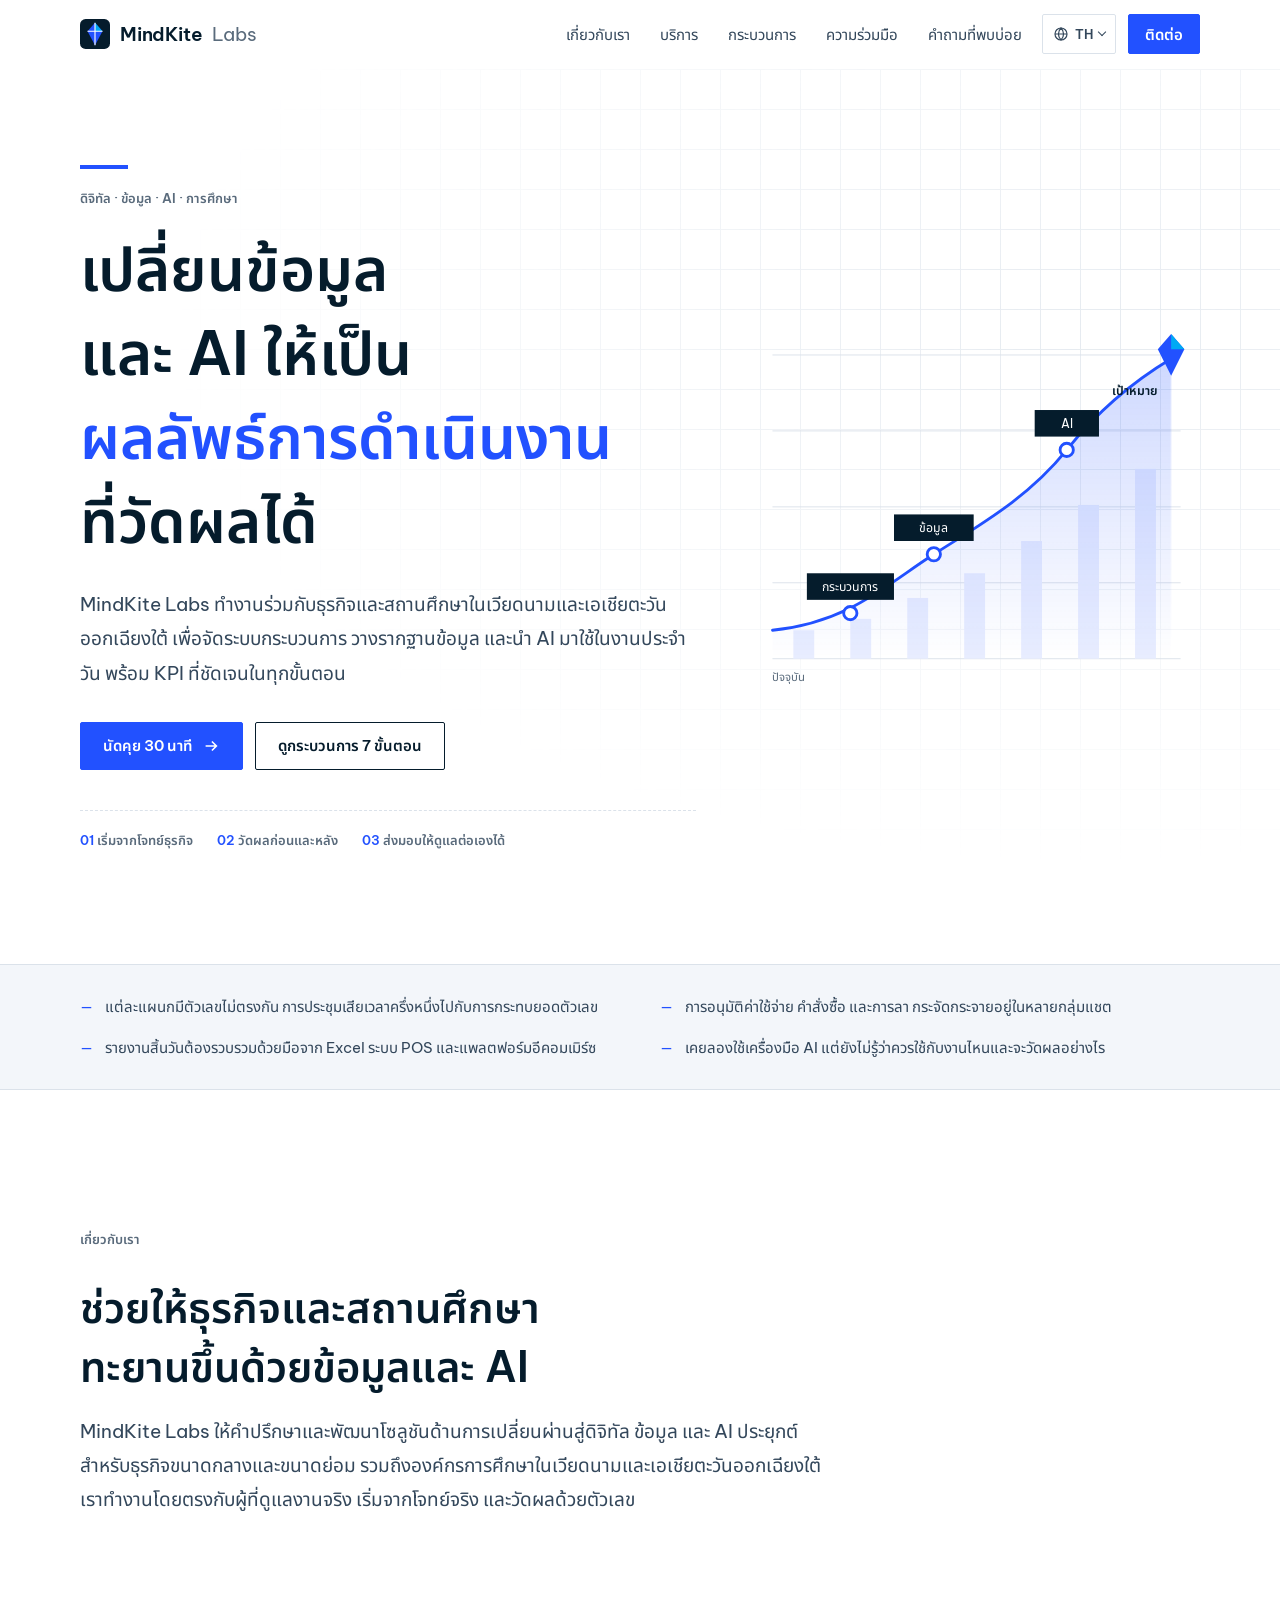
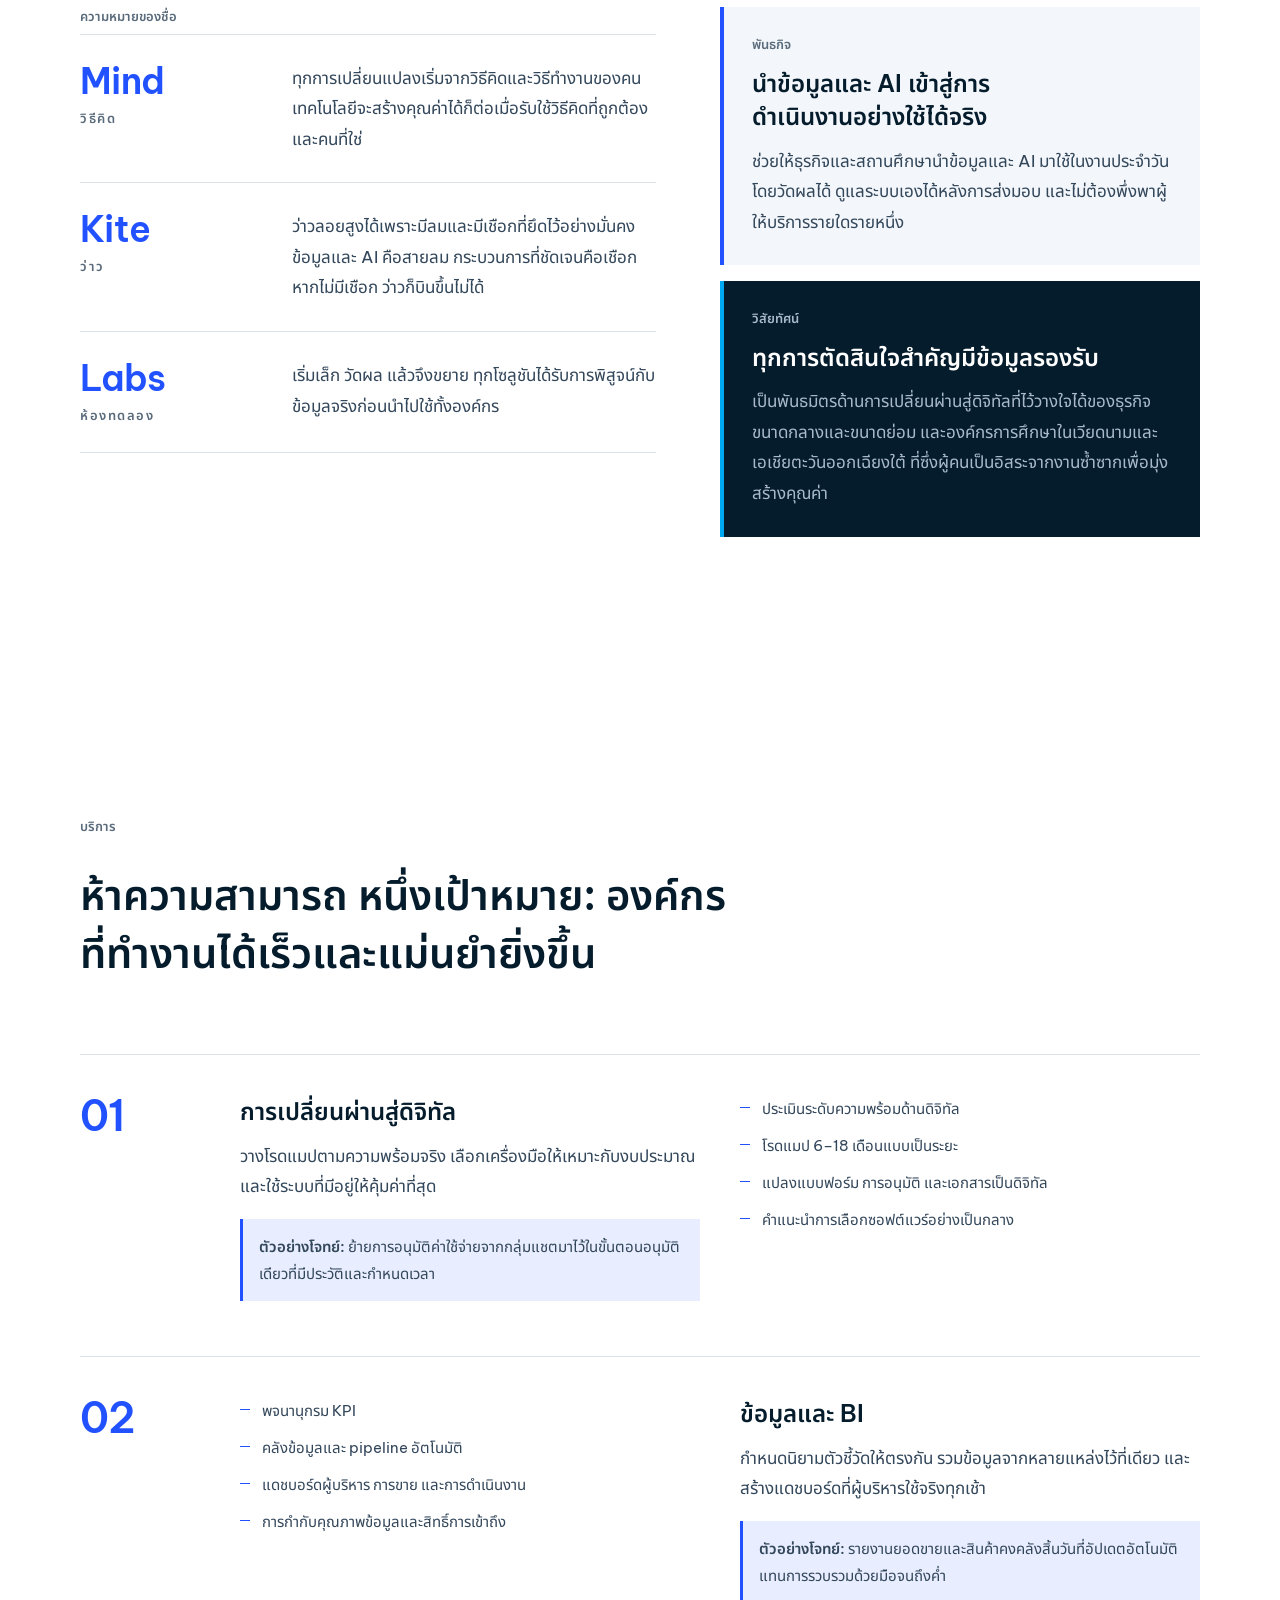
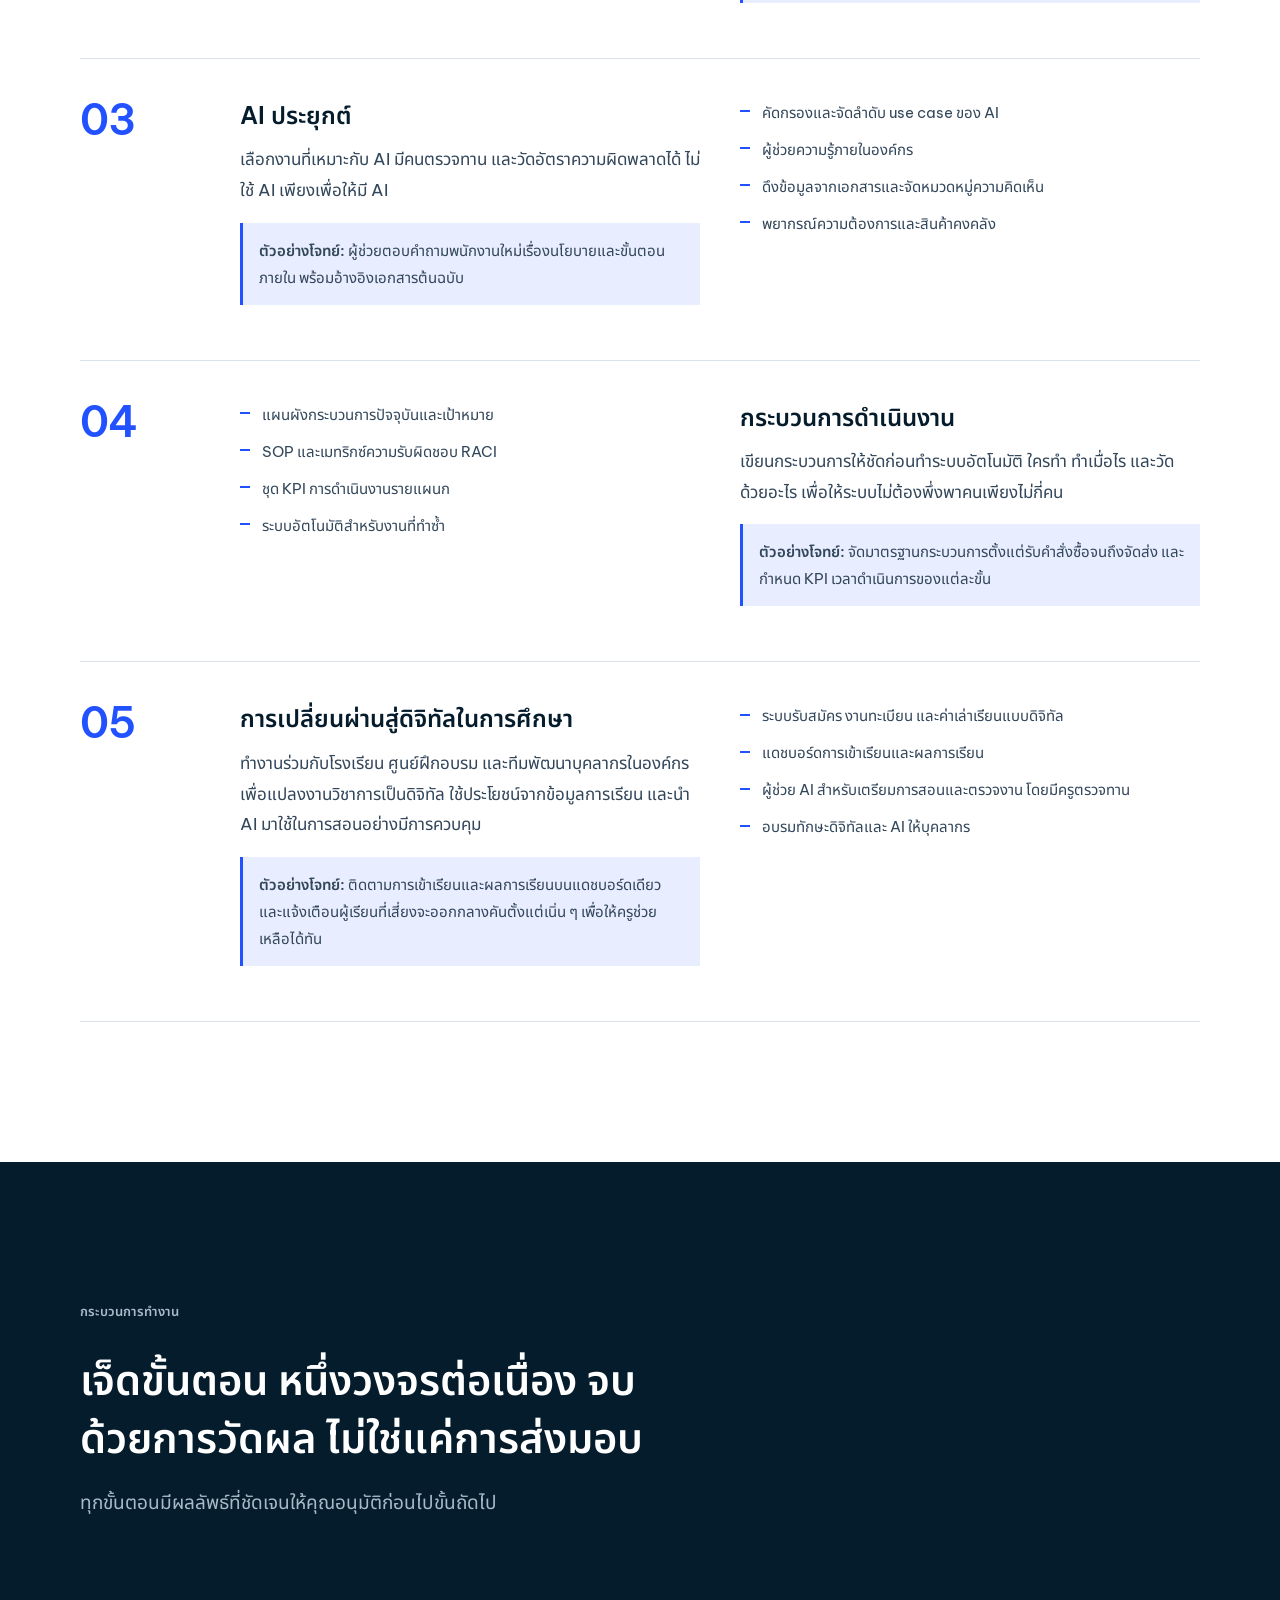
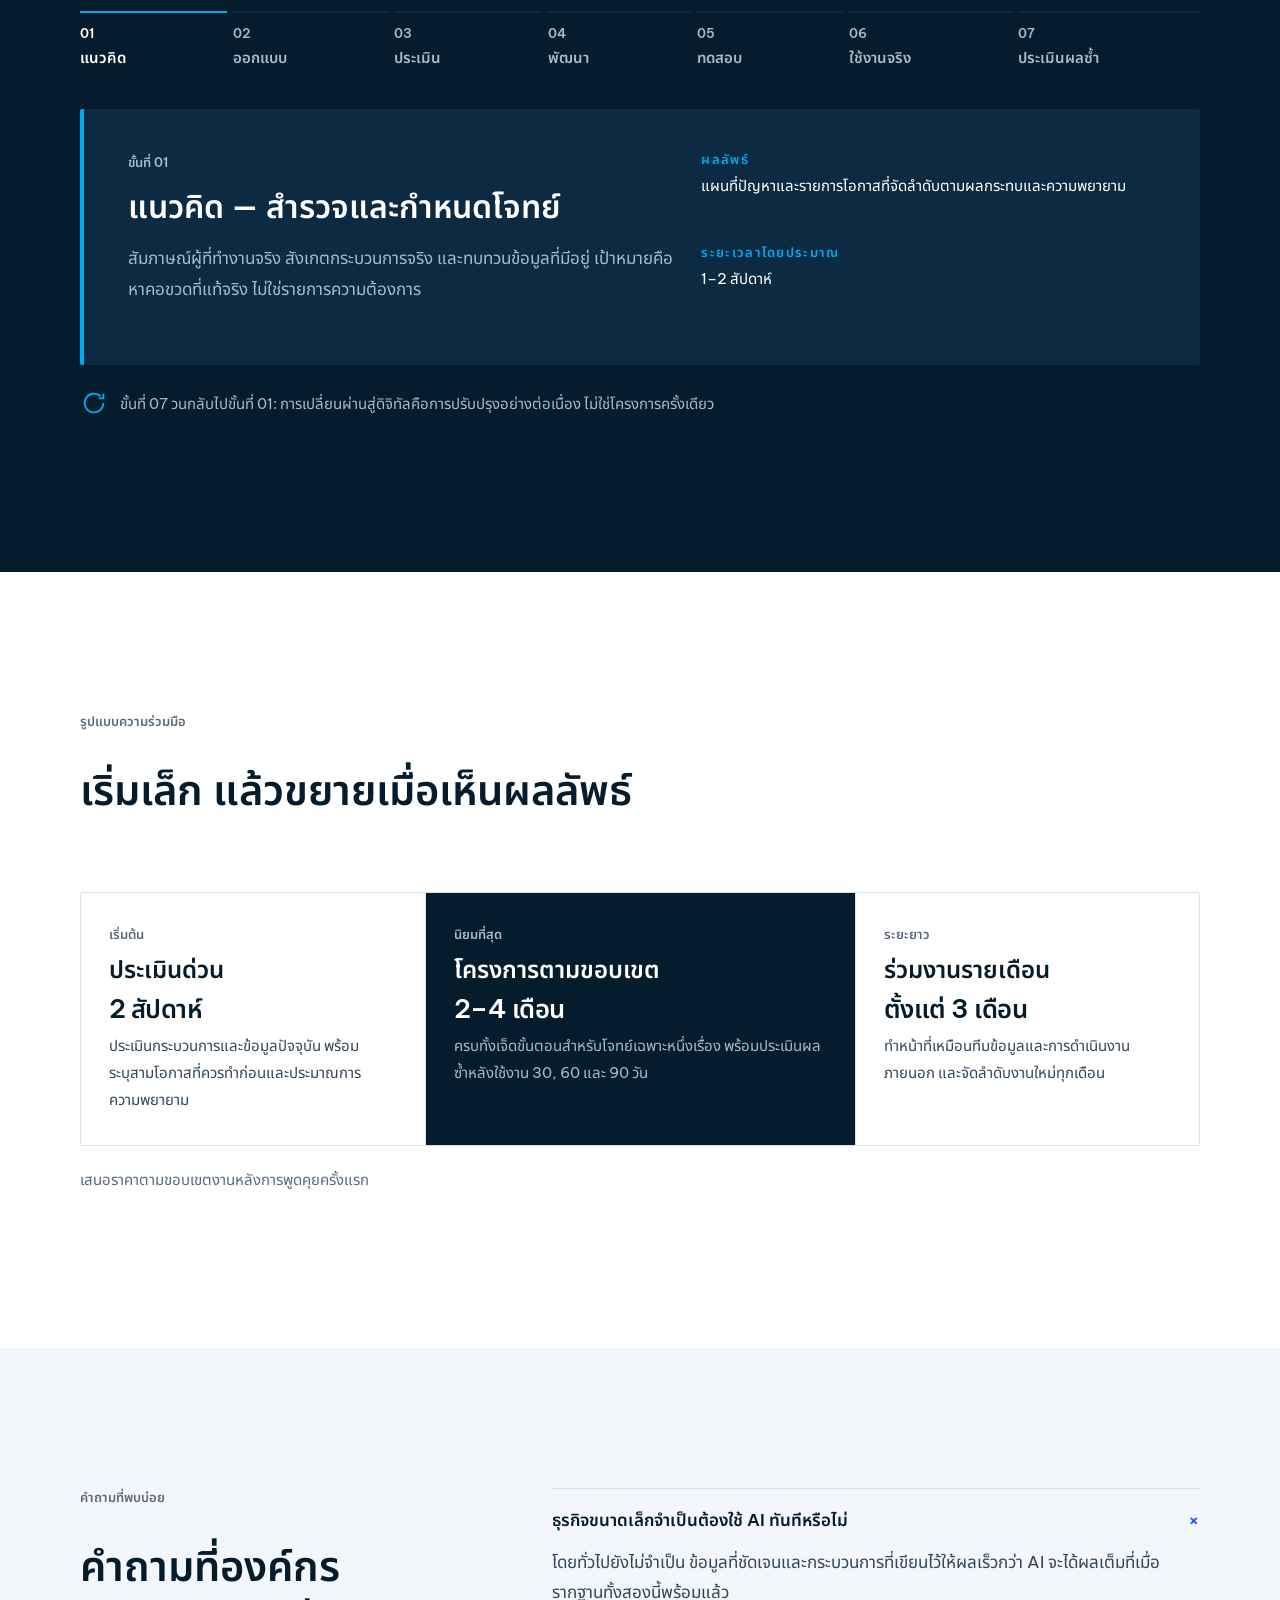
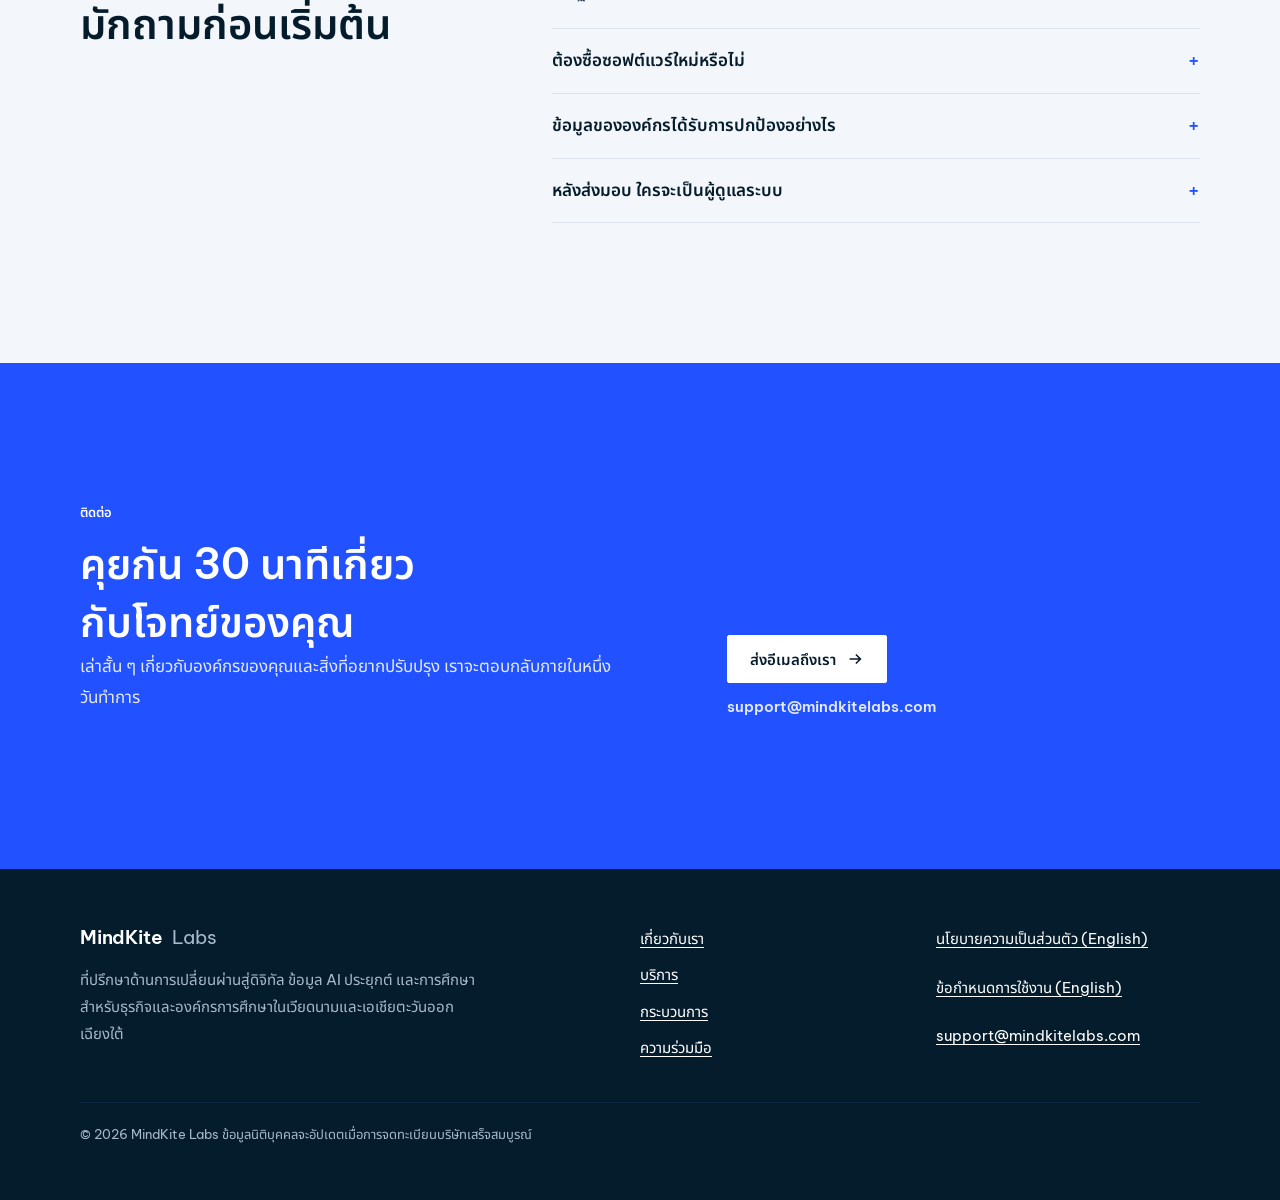
<file: th/index.html>
<!doctype html>
<html lang="th" class="no-js">
<head>
  <meta charset="utf-8">
  <meta name="viewport" content="width=device-width, initial-scale=1">
  <title>MindKite Labs — ที่ปรึกษาด้านการเปลี่ยนผ่านสู่ดิจิทัล ข้อมูล และ AI</title>
  <meta name="description" content="MindKite Labs ให้คำปรึกษาด้านการเปลี่ยนผ่านสู่ดิจิทัล ข้อมูล AI ประยุกต์ กระบวนการดำเนินงาน และเทคโนโลยีการศึกษา สำหรับธุรกิจและองค์กรการศึกษาในเวียดนามและเอเชียตะวันออกเฉียงใต้ พร้อม KPI ที่วัดผลได้ในทุกขั้นตอน">
  <link rel="canonical" href="https://mindkitelabs.com/th/">
  <link rel="alternate" hreflang="vi" href="https://mindkitelabs.com/">
  <link rel="alternate" hreflang="en" href="https://mindkitelabs.com/en/">
  <link rel="alternate" hreflang="th" href="https://mindkitelabs.com/th/">
  <link rel="alternate" hreflang="x-default" href="https://mindkitelabs.com/">
  <meta property="og:type" content="website">
  <meta property="og:title" content="MindKite Labs — ที่ปรึกษาด้านการเปลี่ยนผ่านสู่ดิจิทัล ข้อมูล และ AI">
  <meta property="og:description" content="เปลี่ยนข้อมูลและ AI ให้เป็นผลลัพธ์การดำเนินงานที่วัดผลได้">
  <meta property="og:url" content="https://mindkitelabs.com/th/">
  <meta property="og:image" content="https://mindkitelabs.com/assets/brand/og-image.png">
  <meta property="og:image:width" content="1200">
  <meta property="og:image:height" content="630">
  <meta name="twitter:card" content="summary_large_image">
  <meta name="theme-color" content="#051c2c">
  <link rel="icon" href="/favicon.svg" type="image/svg+xml">
  <link rel="preconnect" href="https://fonts.googleapis.com">
  <link rel="preconnect" href="https://fonts.gstatic.com" crossorigin>
  <link rel="stylesheet" href="https://fonts.googleapis.com/css2?family=Be+Vietnam+Pro:wght@400;600&family=Noto+Sans+Thai:wght@400;600&display=swap">
  <script>document.documentElement.className = "js";</script>
  <link rel="stylesheet" href="/assets/base.css">
  <link rel="stylesheet" href="/assets/sections.css">
  <link rel="stylesheet" href="/assets/about.css">
</head>
<body>
<a class="skip" href="#main">ข้ามไปยังเนื้อหา</a>

<header class="site-header">
  <nav class="wrap nav" aria-label="หลัก">
    <a class="brand" href="/th/" aria-label="MindKite Labs หน้าแรก">
      <svg viewBox="0 0 32 32" aria-hidden="true"><rect width="32" height="32" rx="6" fill="#051c2c"/><path d="M16 4l8 9-8 15-8-15z" fill="#2251ff"/><path d="M16 4l8 9h-8z" fill="#00a9f4"/><path d="M16 4v24M8 13h16" stroke="#fff" stroke-width="1.2"/></svg>
      MindKite <span>Labs</span>
    </a>
    <ul class="nav-links">
      <li><a href="#gioi-thieu">เกี่ยวกับเรา</a></li>
      <li><a href="#dich-vu">บริการ</a></li>
      <li><a href="#quy-trinh">กระบวนการ</a></li>
      <li><a href="#hop-tac">ความร่วมมือ</a></li>
      <li><a href="#hoi-dap">คำถามที่พบบ่อย</a></li>
    </ul>
    <details class="lang-menu">
      <summary aria-label="ภาษา: ไทย"><svg viewBox="0 0 20 20" fill="none" stroke="currentColor" stroke-width="1.5" aria-hidden="true"><circle cx="10" cy="10" r="7.5"/><path d="M2.5 10h15M10 2.5c2.2 2.2 3.2 4.7 3.2 7.5s-1 5.3-3.2 7.5c-2.2-2.2-3.2-4.7-3.2-7.5s1-5.3 3.2-7.5z"/></svg><span class="lang-code">TH</span></summary>
      <ul>
        <li><a href="/" hreflang="vi" lang="vi">Tiếng Việt</a></li>
        <li><a href="/en/" hreflang="en" lang="en">English</a></li>
        <li><a href="/th/" hreflang="th" lang="th" aria-current="page">ไทย</a></li>
      </ul>
    </details>
    <a class="btn btn-primary" href="#lien-he">ติดต่อ</a>
  </nav>
</header>

<main id="main">
  <section class="hero">
    <div class="wrap hero-grid">
      <div class="reveal">
        <span class="accent-bar"></span>
        <p class="label" style="margin-top:20px">ดิจิทัล · ข้อมูล · AI · การศึกษา</p>
        <h1>เปลี่ยนข้อมูลและ AI ให้เป็น<em class="mark"><span class="nw">ผลลัพธ์การดำเนินงาน</span></em>ที่วัดผลได้</h1>
        <p class="lead">MindKite Labs ทำงานร่วมกับธุรกิจและสถานศึกษาในเวียดนามและเอเชียตะวันออกเฉียงใต้ เพื่อจัดระบบกระบวนการ วางรากฐานข้อมูล และนำ AI มาใช้ในงานประจำวัน พร้อม KPI ที่ชัดเจนในทุกขั้นตอน</p>
        <div class="hero-actions">
          <a class="btn btn-primary" href="#lien-he">นัดคุย 30 นาที
            <svg viewBox="0 0 20 20" fill="none" stroke="currentColor" stroke-width="1.8" aria-hidden="true"><path d="M4 10h12m-5-5 5 5-5 5"/></svg></a>
          <a class="btn btn-ghost" href="#quy-trinh">ดูกระบวนการ 7 ขั้นตอน</a>
        </div>
        <div class="hero-meta">
          <span class="label"><b>01</b> เริ่มจากโจทย์ธุรกิจ</span>
          <span class="label"><b>02</b> วัดผลก่อนและหลัง</span>
          <span class="label"><b>03</b> ส่งมอบให้ดูแลต่อเองได้</span>
        </div>
      </div>

      <svg class="hero-art" viewBox="0 0 480 400" role="img" aria-labelledby="art-title">
        <title id="art-title">เส้นทางการเปลี่ยนผ่านจากปัจจุบัน ผ่านกระบวนการ ข้อมูล และ AI สู่เป้าหมาย</title>
        <defs>
          <linearGradient id="area" x1="0" y1="0" x2="0" y2="1">
            <stop offset="0" stop-color="#2251ff" stop-opacity=".22"/>
            <stop offset="1" stop-color="#2251ff" stop-opacity="0"/>
          </linearGradient>
        </defs>
        <g stroke="#dbe2ea" stroke-width="1">
          <path d="M30 360H460M30 280H460M30 200H460M30 120H460M30 40H460"/>
        </g>
        <g fill="#e8edff">
          <rect x="52" y="330" width="22" height="30"/><rect x="112" y="318" width="22" height="42"/>
          <rect x="172" y="296" width="22" height="64"/><rect x="232" y="270" width="22" height="90"/>
          <rect x="292" y="236" width="22" height="124"/><rect x="352" y="198" width="22" height="162"/>
          <rect x="412" y="160" width="22" height="200"/>
        </g>
        <path class="area" d="M30 330 C110 322 150 282 200 250 S300 190 340 140 S420 62 450 44 V360 H30Z" fill="url(#area)"/>
        <path class="trend" d="M30 330 C110 322 150 282 200 250 S300 190 340 140 S420 62 450 44" fill="none" stroke="#2251ff" stroke-width="3" stroke-linecap="round"/>
        <g class="node n1"><circle cx="112" cy="312" r="7" fill="#fff" stroke="#2251ff" stroke-width="3"/>
          <rect x="66" y="270" width="92" height="28" fill="#051c2c"/><text x="112" y="289" text-anchor="middle" fill="#fff" font-size="13" font-family="Be Vietnam Pro, Noto Sans Thai, sans-serif">กระบวนการ</text></g>
        <g class="node n2"><circle cx="200" cy="250" r="7" fill="#fff" stroke="#2251ff" stroke-width="3"/>
          <rect x="158" y="208" width="84" height="28" fill="#051c2c"/><text x="200" y="227" text-anchor="middle" fill="#fff" font-size="13" font-family="Be Vietnam Pro, Noto Sans Thai, sans-serif">ข้อมูล</text></g>
        <g class="node n3"><circle cx="340" cy="140" r="7" fill="#fff" stroke="#2251ff" stroke-width="3"/>
          <rect x="306" y="98" width="68" height="28" fill="#051c2c"/><text x="340" y="117" text-anchor="middle" fill="#fff" font-size="13" font-family="Be Vietnam Pro, Noto Sans Thai, sans-serif">AI</text></g>
        <g class="node n4"><path d="M450 18l14 16-14 28-14-28z" fill="#2251ff"/><path d="M450 18l14 16h-14z" fill="#00a9f4"/>
          <text x="436" y="82" text-anchor="end" fill="#051c2c" font-size="13" font-weight="600" font-family="Be Vietnam Pro, Noto Sans Thai, sans-serif">เป้าหมาย</text></g>
        <text x="30" y="384" fill="#5a6b7c" font-size="12" font-family="Be Vietnam Pro, Noto Sans Thai, sans-serif">ปัจจุบัน</text>
      </svg>
    </div>
  </section>

  <section class="symptoms" aria-label="ปัญหาที่พบบ่อย">
    <div class="wrap">
      <ul>
        <li>แต่ละแผนกมีตัวเลขไม่ตรงกัน การประชุมเสียเวลาครึ่งหนึ่งไปกับการกระทบยอดตัวเลข</li>
        <li>การอนุมัติค่าใช้จ่าย คำสั่งซื้อ และการลา กระจัดกระจายอยู่ในหลายกลุ่มแชต</li>
        <li>รายงานสิ้นวันต้องรวบรวมด้วยมือจาก Excel ระบบ POS และแพลตฟอร์มอีคอมเมิร์ซ</li>
        <li>เคยลองใช้เครื่องมือ AI แต่ยังไม่รู้ว่าควรใช้กับงานไหนและจะวัดผลอย่างไร</li>
      </ul>
    </div>
  </section>

  <section class="section" id="gioi-thieu">
    <div class="wrap">
      <div class="section-head reveal">
        <p class="label">เกี่ยวกับเรา</p>
        <h2>ช่วยให้ธุรกิจและสถานศึกษาทะยานขึ้นด้วยข้อมูลและ AI</h2>
        <p class="lead">MindKite Labs ให้คำปรึกษาและพัฒนาโซลูชันด้านการเปลี่ยนผ่านสู่ดิจิทัล ข้อมูล และ AI ประยุกต์ สำหรับธุรกิจขนาดกลางและขนาดย่อม รวมถึงองค์กรการศึกษาในเวียดนามและเอเชียตะวันออกเฉียงใต้ เราทำงานโดยตรงกับผู้ที่ดูแลงานจริง เริ่มจากโจทย์จริง และวัดผลด้วยตัวเลข</p>
      </div>

      <div class="about-grid">
        <div class="reveal">
          <p class="label" style="margin-bottom:8px">ความหมายของชื่อ</p>
          <dl class="name-list">
            <div class="name-row">
              <dt>Mind<small>วิธีคิด</small></dt>
              <dd>ทุกการเปลี่ยนแปลงเริ่มจากวิธีคิดและวิธีทำงานของคน เทคโนโลยีจะสร้างคุณค่าได้ก็ต่อเมื่อรับใช้วิธีคิดที่ถูกต้องและคนที่ใช่</dd>
            </div>
            <div class="name-row">
              <dt>Kite<small>ว่าว</small></dt>
              <dd>ว่าวลอยสูงได้เพราะมีลมและมีเชือกที่ยึดไว้อย่างมั่นคง ข้อมูลและ AI คือสายลม กระบวนการที่ชัดเจนคือเชือก หากไม่มีเชือก ว่าวก็บินขึ้นไม่ได้</dd>
            </div>
            <div class="name-row">
              <dt>Labs<small>ห้องทดลอง</small></dt>
              <dd>เริ่มเล็ก วัดผล แล้วจึงขยาย ทุกโซลูชันได้รับการพิสูจน์กับข้อมูลจริงก่อนนำไปใช้ทั้งองค์กร</dd>
            </div>
          </dl>
        </div>

        <div class="purpose reveal">
          <article class="purpose-card">
            <p class="label">พันธกิจ</p>
            <h3>นำข้อมูลและ AI เข้าสู่การดำเนินงานอย่างใช้ได้จริง</h3>
            <p>ช่วยให้ธุรกิจและสถานศึกษานำข้อมูลและ AI มาใช้ในงานประจำวัน โดยวัดผลได้ ดูแลระบบเองได้หลังการส่งมอบ และไม่ต้องพึ่งพาผู้ให้บริการรายใดรายหนึ่ง</p>
          </article>
          <article class="purpose-card vision">
            <p class="label">วิสัยทัศน์</p>
            <h3>ทุกการตัดสินใจสำคัญมีข้อมูลรองรับ</h3>
            <p>เป็นพันธมิตรด้านการเปลี่ยนผ่านสู่ดิจิทัลที่ไว้วางใจได้ของธุรกิจขนาดกลางและขนาดย่อม และองค์กรการศึกษาในเวียดนามและเอเชียตะวันออกเฉียงใต้ ที่ซึ่งผู้คนเป็นอิสระจากงานซ้ำซากเพื่อมุ่งสร้างคุณค่า</p>
          </article>
        </div>
      </div>
    </div>
  </section>

  <section class="section" id="dich-vu">
    <div class="wrap">
      <div class="section-head reveal">
        <p class="label">บริการ</p>
        <h2>ห้าความสามารถ หนึ่งเป้าหมาย: องค์กรที่ทำงานได้เร็วและแม่นยำยิ่งขึ้น</h2>
      </div>

      <article class="service reveal">
        <div class="service-num">01</div>
        <div class="service-body">
          <h3>การเปลี่ยนผ่านสู่ดิจิทัล</h3>
          <p>วางโรดแมปตามความพร้อมจริง เลือกเครื่องมือให้เหมาะกับงบประมาณ และใช้ระบบที่มีอยู่ให้คุ้มค่าที่สุด</p>
          <p class="example"><strong>ตัวอย่างโจทย์:</strong> ย้ายการอนุมัติค่าใช้จ่ายจากกลุ่มแชตมาไว้ในขั้นตอนอนุมัติเดียวที่มีประวัติและกำหนดเวลา</p>
        </div>
        <ul class="service-list">
          <li>ประเมินระดับความพร้อมด้านดิจิทัล</li>
          <li>โรดแมป 6–18 เดือนแบบเป็นระยะ</li>
          <li>แปลงแบบฟอร์ม การอนุมัติ และเอกสารเป็นดิจิทัล</li>
          <li>คำแนะนำการเลือกซอฟต์แวร์อย่างเป็นกลาง</li>
        </ul>
      </article>

      <article class="service reveal">
        <div class="service-num">02</div>
        <div class="service-body">
          <h3>ข้อมูลและ BI</h3>
          <p>กำหนดนิยามตัวชี้วัดให้ตรงกัน รวมข้อมูลจากหลายแหล่งไว้ที่เดียว และสร้างแดชบอร์ดที่ผู้บริหารใช้จริงทุกเช้า</p>
          <p class="example"><strong>ตัวอย่างโจทย์:</strong> รายงานยอดขายและสินค้าคงคลังสิ้นวันที่อัปเดตอัตโนมัติ แทนการรวบรวมด้วยมือจนถึงค่ำ</p>
        </div>
        <ul class="service-list">
          <li>พจนานุกรม KPI</li>
          <li>คลังข้อมูลและ pipeline อัตโนมัติ</li>
          <li>แดชบอร์ดผู้บริหาร การขาย และการดำเนินงาน</li>
          <li>การกำกับคุณภาพข้อมูลและสิทธิ์การเข้าถึง</li>
        </ul>
      </article>

      <article class="service reveal">
        <div class="service-num">03</div>
        <div class="service-body">
          <h3>AI ประยุกต์</h3>
          <p>เลือกงานที่เหมาะกับ AI มีคนตรวจทาน และวัดอัตราความผิดพลาดได้ ไม่ใช้ AI เพียงเพื่อให้มี AI</p>
          <p class="example"><strong>ตัวอย่างโจทย์:</strong> ผู้ช่วยตอบคำถามพนักงานใหม่เรื่องนโยบายและขั้นตอนภายใน พร้อมอ้างอิงเอกสารต้นฉบับ</p>
        </div>
        <ul class="service-list">
          <li>คัดกรองและจัดลำดับ use case ของ AI</li>
          <li>ผู้ช่วยความรู้ภายในองค์กร</li>
          <li>ดึงข้อมูลจากเอกสารและจัดหมวดหมู่ความคิดเห็น</li>
          <li>พยากรณ์ความต้องการและสินค้าคงคลัง</li>
        </ul>
      </article>

      <article class="service reveal">
        <div class="service-num">04</div>
        <div class="service-body">
          <h3>กระบวนการดำเนินงาน</h3>
          <p>เขียนกระบวนการให้ชัดก่อนทำระบบอัตโนมัติ ใครทำ ทำเมื่อไร และวัดด้วยอะไร เพื่อให้ระบบไม่ต้องพึ่งพาคนเพียงไม่กี่คน</p>
          <p class="example"><strong>ตัวอย่างโจทย์:</strong> จัดมาตรฐานกระบวนการตั้งแต่รับคำสั่งซื้อจนถึงจัดส่ง และกำหนด KPI เวลาดำเนินการของแต่ละขั้น</p>
        </div>
        <ul class="service-list">
          <li>แผนผังกระบวนการปัจจุบันและเป้าหมาย</li>
          <li>SOP และเมทริกซ์ความรับผิดชอบ RACI</li>
          <li>ชุด KPI การดำเนินงานรายแผนก</li>
          <li>ระบบอัตโนมัติสำหรับงานที่ทำซ้ำ</li>
        </ul>
      </article>

      <article class="service reveal">
        <div class="service-num">05</div>
        <div class="service-body">
          <h3>การเปลี่ยนผ่านสู่ดิจิทัลในการศึกษา</h3>
          <p>ทำงานร่วมกับโรงเรียน ศูนย์ฝึกอบรม และทีมพัฒนาบุคลากรในองค์กร เพื่อแปลงงานวิชาการเป็นดิจิทัล ใช้ประโยชน์จากข้อมูลการเรียน และนำ AI มาใช้ในการสอนอย่างมีการควบคุม</p>
          <p class="example"><strong>ตัวอย่างโจทย์:</strong> ติดตามการเข้าเรียนและผลการเรียนบนแดชบอร์ดเดียว และแจ้งเตือนผู้เรียนที่เสี่ยงจะออกกลางคันตั้งแต่เนิ่น ๆ เพื่อให้ครูช่วยเหลือได้ทัน</p>
        </div>
        <ul class="service-list">
          <li>ระบบรับสมัคร งานทะเบียน และค่าเล่าเรียนแบบดิจิทัล</li>
          <li>แดชบอร์ดการเข้าเรียนและผลการเรียน</li>
          <li>ผู้ช่วย AI สำหรับเตรียมการสอนและตรวจงาน โดยมีครูตรวจทาน</li>
          <li>อบรมทักษะดิจิทัลและ AI ให้บุคลากร</li>
        </ul>
      </article>
    </div>
  </section>

  <section class="section process" id="quy-trinh">
    <div class="wrap">
      <div class="section-head reveal">
        <p class="label">กระบวนการทำงาน</p>
        <h2>เจ็ดขั้นตอน หนึ่งวงจรต่อเนื่อง จบด้วยการวัดผล ไม่ใช่แค่การส่งมอบ</h2>
        <p class="lead">ทุกขั้นตอนมีผลลัพธ์ที่ชัดเจนให้คุณอนุมัติก่อนไปขั้นถัดไป</p>
      </div>

      <div class="steps" role="tablist" aria-label="ขั้นตอนการทำงาน">
        <button class="step-tab" role="tab" id="tab-1" aria-controls="step-1"><small>01</small>แนวคิด</button>
        <button class="step-tab" role="tab" id="tab-2" aria-controls="step-2"><small>02</small>ออกแบบ</button>
        <button class="step-tab" role="tab" id="tab-3" aria-controls="step-3"><small>03</small>ประเมิน</button>
        <button class="step-tab" role="tab" id="tab-4" aria-controls="step-4"><small>04</small>พัฒนา</button>
        <button class="step-tab" role="tab" id="tab-5" aria-controls="step-5"><small>05</small>ทดสอบ</button>
        <button class="step-tab" role="tab" id="tab-6" aria-controls="step-6"><small>06</small>ใช้งานจริง</button>
        <button class="step-tab" role="tab" id="tab-7" aria-controls="step-7"><small>07</small>ประเมินผลซ้ำ</button>
      </div>

      <div class="step-panel" role="tabpanel" tabindex="0" id="step-1" aria-labelledby="tab-1">
        <div><p class="label">ขั้นที่ 01</p><h3>แนวคิด — สำรวจและกำหนดโจทย์</h3>
          <p>สัมภาษณ์ผู้ที่ทำงานจริง สังเกตกระบวนการจริง และทบทวนข้อมูลที่มีอยู่ เป้าหมายคือหาคอขวดที่แท้จริง ไม่ใช่รายการความต้องการ</p></div>
        <dl><div><dt>ผลลัพธ์</dt><dd>แผนที่ปัญหาและรายการโอกาสที่จัดลำดับตามผลกระทบและความพยายาม</dd></div>
          <div><dt>ระยะเวลาโดยประมาณ</dt><dd>1–2 สัปดาห์</dd></div></dl>
      </div>
      <div class="step-panel" role="tabpanel" tabindex="0" id="step-2" aria-labelledby="tab-2">
        <div><p class="label">ขั้นที่ 02</p><h3>ออกแบบ — กระบวนการเป้าหมายและโซลูชัน</h3>
          <p>ออกแบบกระบวนการเป้าหมาย โมเดลข้อมูล และต้นแบบหน้าจอ ผู้ใช้งานจริงได้ดูและให้ความเห็นตั้งแต่ร่างแรก</p></div>
        <dl><div><dt>ผลลัพธ์</dt><dd>แผนผังกระบวนการ to-be โมเดลข้อมูล และ mockup เครื่องมือ</dd></div>
          <div><dt>ระยะเวลาโดยประมาณ</dt><dd>1–2 สัปดาห์</dd></div></dl>
      </div>
      <div class="step-panel" role="tabpanel" tabindex="0" id="step-3" aria-labelledby="tab-3">
        <div><p class="label">ขั้นที่ 03</p><h3>ประเมิน — สรุปขอบเขต ค่าใช้จ่าย และ KPI</h3>
          <p>ผู้บริหารและตัวแทนผู้ใช้ร่วมกันพิจารณาการออกแบบ และวัดค่าฐาน (baseline) ไว้เปรียบเทียบหลังการใช้งานจริง</p></div>
        <dl><div><dt>ผลลัพธ์</dt><dd>ขอบเขตที่สรุปแล้ว KPI ฐาน การประเมินความเสี่ยง และการตัดสินใจ go/no-go</dd></div>
          <div><dt>ระยะเวลาโดยประมาณ</dt><dd>3–5 วันทำการ</dd></div></dl>
      </div>
      <div class="step-panel" role="tabpanel" tabindex="0" id="step-4" aria-labelledby="tab-4">
        <div><p class="label">ขั้นที่ 04</p><h3>พัฒนา — สร้างเป็นรอบสั้น</h3>
          <p>ทำงานเป็นรอบละสองสัปดาห์ และสาธิตกับข้อมูลจริงเมื่อจบแต่ละรอบ การเปลี่ยนแปลงถูกบันทึกและจัดลำดับใหม่อย่างโปร่งใส</p></div>
        <dl><div><dt>ผลลัพธ์</dt><dd>แดชบอร์ด โฟลว์อัตโนมัติ โมเดล AI และ SOP ที่อัปเดต</dd></div>
          <div><dt>ระยะเวลาโดยประมาณ</dt><dd>2–8 สัปดาห์</dd></div></dl>
      </div>
      <div class="step-panel" role="tabpanel" tabindex="0" id="step-5" aria-labelledby="tab-5">
        <div><p class="label">ขั้นที่ 05</p><h3>ทดสอบ — ใช้งานคู่ขนานกับวิธีเดิม</h3>
          <p>กระทบยอดตัวเลขระหว่างระบบใหม่กับวิธีทำงานปัจจุบัน ตรวจสอบสิทธิ์การเข้าถึงและกรณียกเว้นก่อนเปลี่ยนระบบ</p></div>
        <dl><div><dt>ผลลัพธ์</dt><dd>เอกสารรับรองผลการทดสอบ (UAT) และรายการปัญหาที่แก้ไขแล้ว</dd></div>
          <div><dt>ระยะเวลาโดยประมาณ</dt><dd>1–2 สัปดาห์</dd></div></dl>
      </div>
      <div class="step-panel" role="tabpanel" tabindex="0" id="step-6" aria-labelledby="tab-6">
        <div><p class="label">ขั้นที่ 06</p><h3>ใช้งานจริง — ทยอยเปลี่ยนทีละกลุ่ม</h3>
          <p>อบรมตามบทบาท ทยอยเปลี่ยนทีละแผนก และดูแลใกล้ชิดในสัปดาห์แรก ทุกระบบมีผู้รับผิดชอบภายในองค์กร</p></div>
        <dl><div><dt>ผลลัพธ์</dt><dd>ระบบที่ใช้งานจริง คู่มือการใช้งาน และผู้รับผิดชอบที่ผ่านการอบรม</dd></div>
          <div><dt>ระยะเวลาโดยประมาณ</dt><dd>1–2 สัปดาห์</dd></div></dl>
      </div>
      <div class="step-panel" role="tabpanel" tabindex="0" id="step-7" aria-labelledby="tab-7">
        <div><p class="label">ขั้นที่ 07</p><h3>ประเมินผลซ้ำ — วัดผลและเริ่มวงจรถัดไป</h3>
          <p>หลัง 30, 60 และ 90 วัน วัด KPI อีกครั้งเทียบกับค่าฐาน ปัญหาใหม่ที่เกิดขึ้นจะเป็นข้อมูลตั้งต้นของขั้นแนวคิดในวงจรปรับปรุงถัดไป</p></div>
        <dl><div><dt>ผลลัพธ์</dt><dd>รายงานผลเทียบกับค่าฐาน และ backlog การปรับปรุงสำหรับวงจรถัดไป</dd></div>
          <div><dt>จุดวัดผล</dt><dd>30 / 60 / 90 วัน — <a href="#tab-1" data-restart>กลับไปขั้นที่ 01</a></dd></div></dl>
      </div>

      <p class="loop-note">
        <svg viewBox="0 0 24 24" fill="none" stroke="currentColor" stroke-width="1.6" aria-hidden="true"><path d="M20 12a8 8 0 1 1-2.3-5.6M20 4v4h-4"/></svg>
        ขั้นที่ 07 วนกลับไปขั้นที่ 01: การเปลี่ยนผ่านสู่ดิจิทัลคือการปรับปรุงอย่างต่อเนื่อง ไม่ใช่โครงการครั้งเดียว
      </p>
    </div>
  </section>

  <section class="section" id="hop-tac">
    <div class="wrap">
      <div class="section-head reveal">
        <p class="label">รูปแบบความร่วมมือ</p>
        <h2>เริ่มเล็ก แล้วขยายเมื่อเห็นผลลัพธ์</h2>
      </div>
      <div class="models reveal">
        <div class="model">
          <p class="label">เริ่มต้น</p>
          <h3>ประเมินด่วน</h3>
          <p class="duration">2 สัปดาห์</p>
          <p>ประเมินกระบวนการและข้อมูลปัจจุบัน พร้อมระบุสามโอกาสที่ควรทำก่อนและประมาณการความพยายาม</p>
        </div>
        <div class="model featured">
          <p class="label">นิยมที่สุด</p>
          <h3>โครงการตามขอบเขต</h3>
          <p class="duration">2–4 เดือน</p>
          <p>ครบทั้งเจ็ดขั้นตอนสำหรับโจทย์เฉพาะหนึ่งเรื่อง พร้อมประเมินผลซ้ำหลังใช้งาน 30, 60 และ 90 วัน</p>
        </div>
        <div class="model">
          <p class="label">ระยะยาว</p>
          <h3>ร่วมงานรายเดือน</h3>
          <p class="duration">ตั้งแต่ 3 เดือน</p>
          <p>ทำหน้าที่เหมือนทีมข้อมูลและการดำเนินงานภายนอก และจัดลำดับงานใหม่ทุกเดือน</p>
        </div>
      </div>
      <p class="pricing-note">เสนอราคาตามขอบเขตงานหลังการพูดคุยครั้งแรก</p>
    </div>
  </section>

  <section class="section" id="hoi-dap" style="background:var(--paper-2)">
    <div class="wrap faq-grid">
      <div class="section-head reveal" style="margin:0">
        <p class="label">คำถามที่พบบ่อย</p>
        <h2>คำถามที่องค์กรมักถามก่อนเริ่มต้น</h2>
      </div>
      <div class="faq reveal">
        <details open>
          <summary>ธุรกิจขนาดเล็กจำเป็นต้องใช้ AI ทันทีหรือไม่</summary>
          <p>โดยทั่วไปยังไม่จำเป็น ข้อมูลที่ชัดเจนและกระบวนการที่เขียนไว้ให้ผลเร็วกว่า AI จะได้ผลเต็มที่เมื่อรากฐานทั้งสองนี้พร้อมแล้ว</p>
        </details>
        <details>
          <summary>ต้องซื้อซอฟต์แวร์ใหม่หรือไม่</summary>
          <p>ไม่จำเป็น เราเน้นใช้เครื่องมือที่องค์กรมีอยู่แล้ว เช่น Google Workspace, Microsoft 365, Excel หรือซอฟต์แวร์บัญชี และจะแนะนำเครื่องมือใหม่เมื่อมีเหตุผลชัดเจนเท่านั้น</p>
        </details>
        <details>
          <summary>ข้อมูลขององค์กรได้รับการปกป้องอย่างไร</summary>
          <p>เราลงนามข้อตกลงรักษาความลับก่อนเข้าถึงข้อมูล ให้สิทธิ์เข้าถึงเท่าที่จำเป็น ไม่นำข้อมูลของลูกค้าไปฝึกโมเดลภายนอก และปฏิบัติตามกฎหมายคุ้มครองข้อมูลส่วนบุคคลที่เกี่ยวข้อง</p>
        </details>
        <details>
          <summary>หลังส่งมอบ ใครจะเป็นผู้ดูแลระบบ</summary>
          <p>ทุกระบบมีผู้รับผิดชอบภายในที่ผ่านการอบรม พร้อมคู่มือการใช้งาน และสามารถเลือกแบบร่วมงานรายเดือนหากต้องการการสนับสนุนต่อเนื่อง</p>
        </details>
      </div>
    </div>
  </section>

  <section class="section contact" id="lien-he">
    <div class="wrap contact-grid">
      <div class="reveal">
        <p class="label">ติดต่อ</p>
        <h2>คุยกัน 30 นาทีเกี่ยวกับโจทย์ของคุณ</h2>
        <p>เล่าสั้น ๆ เกี่ยวกับองค์กรของคุณและสิ่งที่อยากปรับปรุง เราจะตอบกลับภายในหนึ่งวันทำการ</p>
      </div>
      <div class="reveal">
        <a class="btn btn-primary" href="mailto:support@mindkitelabs.com?subject=%E0%B8%AA%E0%B8%AD%E0%B8%9A%E0%B8%96%E0%B8%B2%E0%B8%A1%E0%B8%9A%E0%B8%A3%E0%B8%B4%E0%B8%81%E0%B8%B2%E0%B8%A3%20MindKite%20Labs">ส่งอีเมลถึงเรา
          <svg viewBox="0 0 20 20" fill="none" stroke="currentColor" stroke-width="1.8" aria-hidden="true"><path d="M4 10h12m-5-5 5 5-5 5"/></svg></a>
        <p class="contact-mail" style="margin-top:16px">support@mindkitelabs.com</p>
      </div>
    </div>
  </section>
</main>

<footer class="site-footer">
  <div class="wrap">
    <div class="footer-grid">
      <div>
        <a class="brand" href="/th/">MindKite <span>Labs</span></a>
        <p style="margin-top:14px;max-width:40ch">ที่ปรึกษาด้านการเปลี่ยนผ่านสู่ดิจิทัล ข้อมูล AI ประยุกต์ และการศึกษา สำหรับธุรกิจและองค์กรการศึกษาในเวียดนามและเอเชียตะวันออกเฉียงใต้</p>
      </div>
      <ul aria-label="หน้า">
        <li><a href="#gioi-thieu">เกี่ยวกับเรา</a></li>
        <li><a href="#dich-vu">บริการ</a></li>
        <li><a href="#quy-trinh">กระบวนการ</a></li>
        <li><a href="#hop-tac">ความร่วมมือ</a></li>
      </ul>
      <ul aria-label="กฎหมาย">
        <li><a href="/en/privacy.html">นโยบายความเป็นส่วนตัว (English)</a></li>
        <li><a href="/en/terms.html">ข้อกำหนดการใช้งาน (English)</a></li>
        <li><a href="mailto:support@mindkitelabs.com">support@mindkitelabs.com</a></li>
      </ul>
    </div>
    <p class="footer-note">© 2026 MindKite Labs ข้อมูลนิติบุคคลจะอัปเดตเมื่อการจดทะเบียนบริษัทเสร็จสมบูรณ์</p>
  </div>
</footer>

<script src="/assets/ads-consent.js"></script>
<script src="/assets/lang-menu.js"></script>
<script src="/assets/main.js"></script>
</body>
</html>
</file>
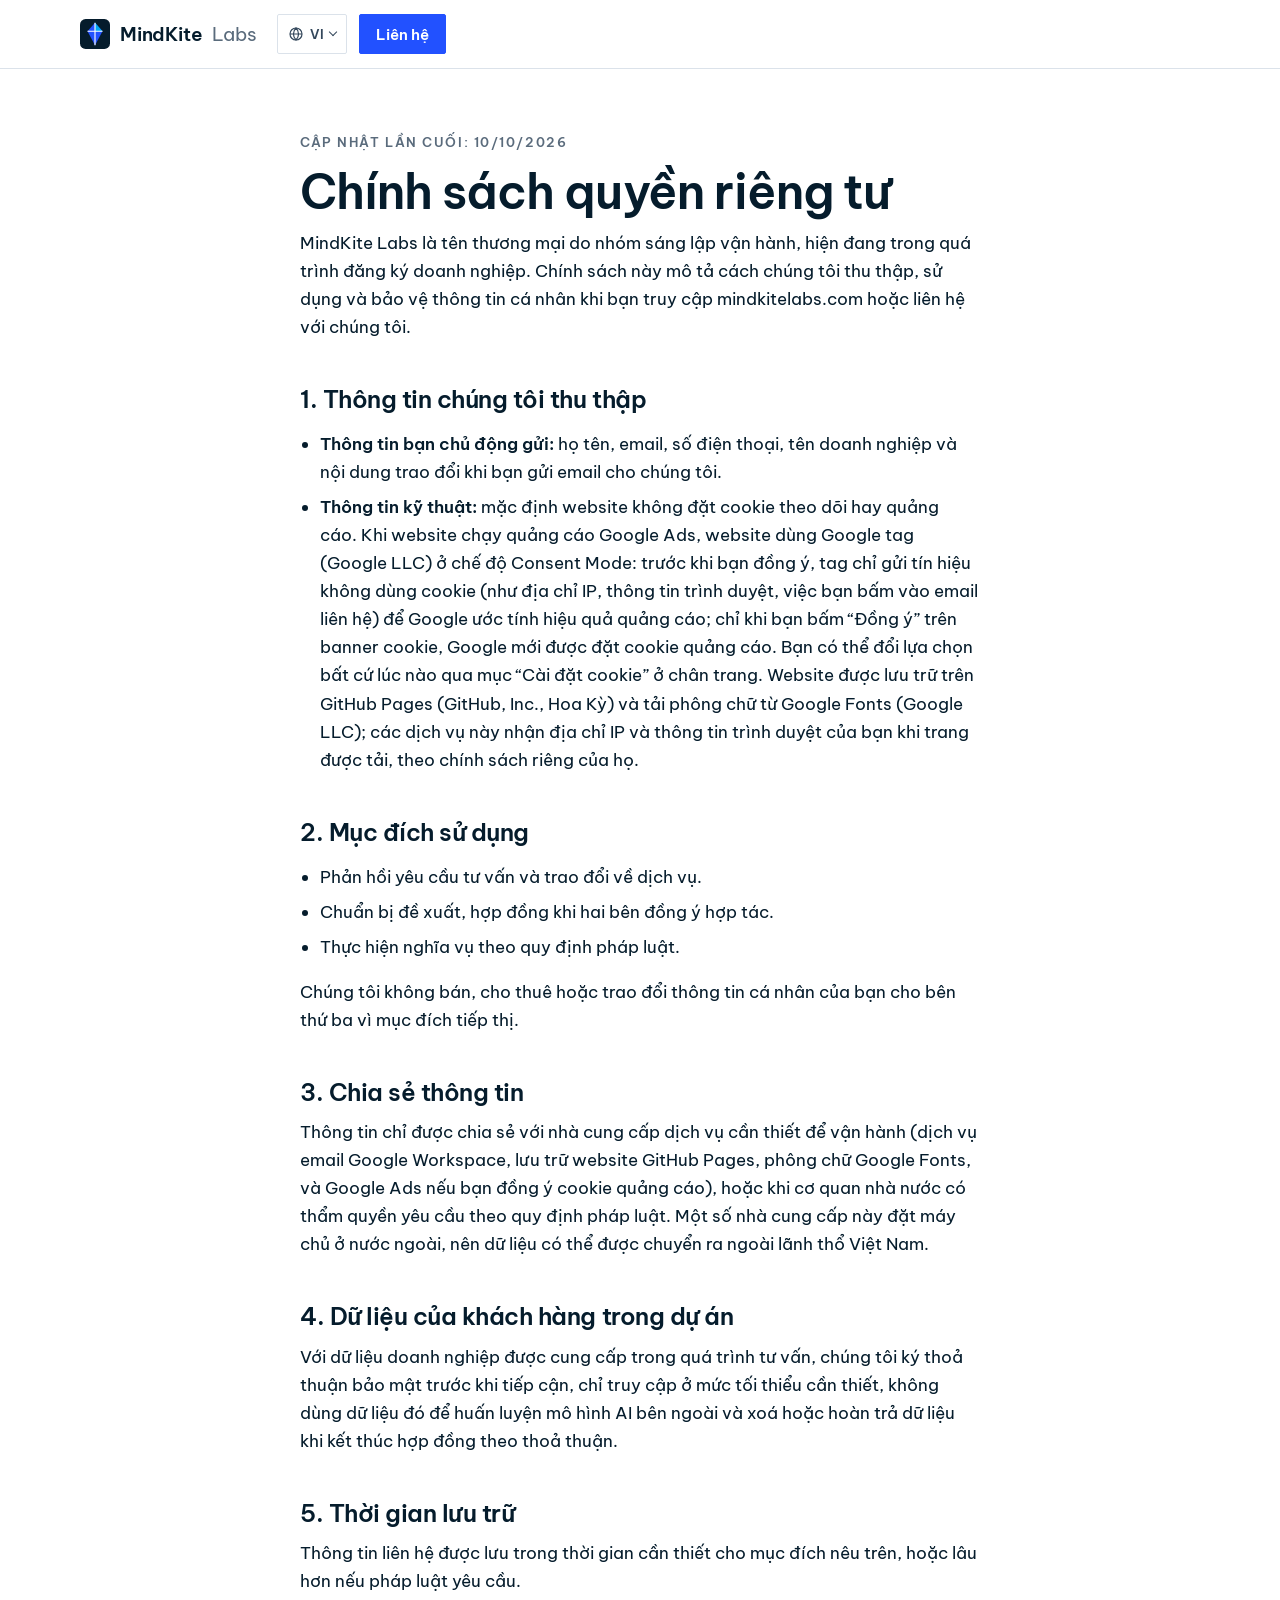
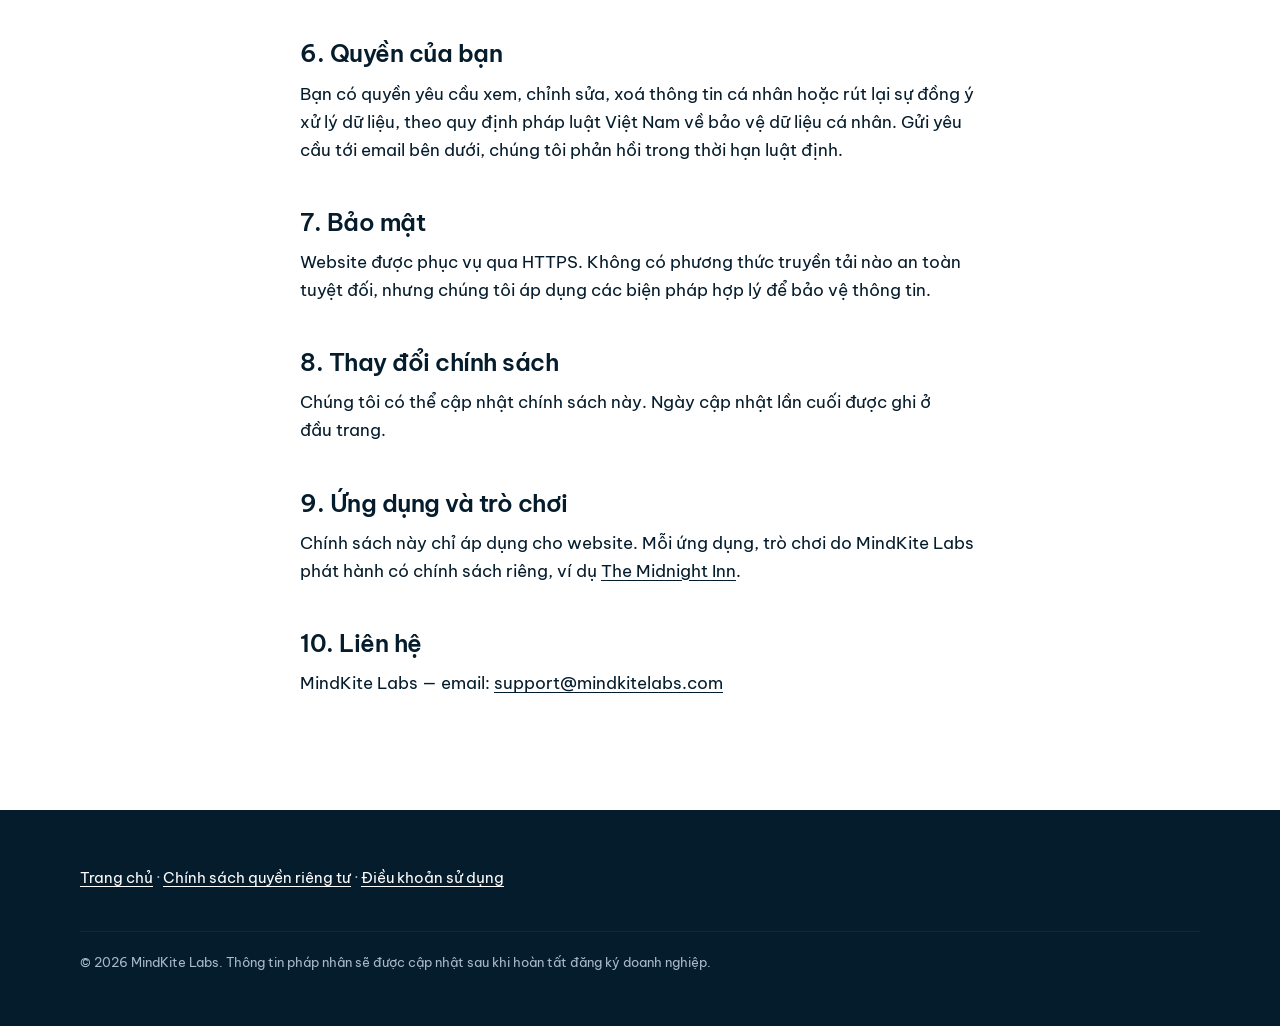
<file: privacy.html>
<!doctype html>
<html lang="vi">
<head>
  <meta charset="utf-8">
  <meta name="viewport" content="width=device-width, initial-scale=1">
  <title>Chính sách quyền riêng tư — MindKite Labs</title>
  <meta name="description" content="Cách MindKite Labs thu thập, sử dụng và bảo vệ thông tin cá nhân.">
  <link rel="canonical" href="https://mindkitelabs.com/privacy.html">
  <link rel="alternate" hreflang="vi" href="https://mindkitelabs.com/privacy.html">
  <link rel="alternate" hreflang="en" href="https://mindkitelabs.com/en/privacy.html">
  <meta name="theme-color" content="#051c2c">
  <link rel="icon" href="/favicon.svg" type="image/svg+xml">
  <link rel="preconnect" href="https://fonts.googleapis.com">
  <link rel="preconnect" href="https://fonts.gstatic.com" crossorigin>
  <link rel="stylesheet" href="https://fonts.googleapis.com/css2?family=Be+Vietnam+Pro:wght@400;600&display=swap">
  <link rel="stylesheet" href="/assets/base.css">
</head>
<body>
<header class="site-header scrolled">
  <nav class="wrap nav" aria-label="Chính">
    <a class="brand" href="/" aria-label="MindKite Labs, trang chủ">
      <svg viewBox="0 0 32 32" aria-hidden="true"><rect width="32" height="32" rx="6" fill="#051c2c"/><path d="M16 4l8 9-8 15-8-15z" fill="#2251ff"/><path d="M16 4l8 9h-8z" fill="#00a9f4"/><path d="M16 4v24M8 13h16" stroke="#fff" stroke-width="1.2"/></svg>
      MindKite <span>Labs</span>
    </a>
    <details class="lang-menu">
      <summary aria-label="Ngôn ngữ: Tiếng Việt"><svg viewBox="0 0 20 20" fill="none" stroke="currentColor" stroke-width="1.5" aria-hidden="true"><circle cx="10" cy="10" r="7.5"/><path d="M2.5 10h15M10 2.5c2.2 2.2 3.2 4.7 3.2 7.5s-1 5.3-3.2 7.5c-2.2-2.2-3.2-4.7-3.2-7.5s1-5.3 3.2-7.5z"/></svg><span class="lang-code">VI</span></summary>
      <ul>
        <li><a href="/privacy.html" hreflang="vi" lang="vi" aria-current="page">Tiếng Việt</a></li>
        <li><a href="/en/privacy.html" hreflang="en" lang="en">English</a></li>
      </ul>
    </details>
    <a class="btn btn-primary" href="/#lien-he">Liên hệ</a>
  </nav>
</header>
<main class="wrap legal">
<p class="label">Cập nhật lần cuối: 10/10/2026</p>
<h1>Chính sách quyền riêng tư</h1>
<p>MindKite Labs là tên thương mại do nhóm sáng lập vận hành, hiện đang trong quá trình đăng ký doanh nghiệp. Chính sách này mô tả cách chúng tôi thu thập, sử dụng và bảo vệ thông tin cá nhân khi bạn truy cập mindkitelabs.com hoặc liên hệ với chúng tôi.</p>

<h2>1. Thông tin chúng tôi thu thập</h2>
<ul>
  <li><strong>Thông tin bạn chủ động gửi:</strong> họ tên, email, số điện thoại, tên doanh nghiệp và nội dung trao đổi khi bạn gửi email cho chúng tôi.</li>
  <li><strong>Thông tin kỹ thuật:</strong> mặc định website không đặt cookie theo dõi hay quảng cáo. Khi website chạy quảng cáo Google Ads, website dùng Google tag (Google LLC) ở chế độ Consent Mode: trước khi bạn đồng ý, tag chỉ gửi tín hiệu không dùng cookie (như địa chỉ IP, thông tin trình duyệt, việc bạn bấm vào email liên hệ) để Google ước tính hiệu quả quảng cáo; chỉ khi bạn bấm “Đồng ý” trên banner cookie, Google mới được đặt cookie quảng cáo. Bạn có thể đổi lựa chọn bất cứ lúc nào qua mục “Cài đặt cookie” ở chân trang. Website được lưu trữ trên GitHub Pages (GitHub, Inc., Hoa Kỳ) và tải phông chữ từ Google Fonts (Google LLC); các dịch vụ này nhận địa chỉ IP và thông tin trình duyệt của bạn khi trang được tải, theo chính sách riêng của họ.</li>
</ul>

<h2>2. Mục đích sử dụng</h2>
<ul>
  <li>Phản hồi yêu cầu tư vấn và trao đổi về dịch vụ.</li>
  <li>Chuẩn bị đề xuất, hợp đồng khi hai bên đồng ý hợp tác.</li>
  <li>Thực hiện nghĩa vụ theo quy định pháp luật.</li>
</ul>
<p>Chúng tôi không bán, cho thuê hoặc trao đổi thông tin cá nhân của bạn cho bên thứ ba vì mục đích tiếp thị.</p>

<h2>3. Chia sẻ thông tin</h2>
<p>Thông tin chỉ được chia sẻ với nhà cung cấp dịch vụ cần thiết để vận hành (dịch vụ email Google Workspace, lưu trữ website GitHub Pages, phông chữ Google Fonts, và Google Ads nếu bạn đồng ý cookie quảng cáo), hoặc khi cơ quan nhà nước có thẩm quyền yêu cầu theo quy định pháp luật. Một số nhà cung cấp này đặt máy chủ ở nước ngoài, nên dữ liệu có thể được chuyển ra ngoài lãnh thổ Việt Nam.</p>

<h2>4. Dữ liệu của khách hàng trong dự án</h2>
<p>Với dữ liệu doanh nghiệp được cung cấp trong quá trình tư vấn, chúng tôi ký thoả thuận bảo mật trước khi tiếp cận, chỉ truy cập ở mức tối thiểu cần thiết, không dùng dữ liệu đó để huấn luyện mô hình AI bên ngoài và xoá hoặc hoàn trả dữ liệu khi kết thúc hợp đồng theo thoả thuận.</p>

<h2>5. Thời gian lưu trữ</h2>
<p>Thông tin liên hệ được lưu trong thời gian cần thiết cho mục đích nêu trên, hoặc lâu hơn nếu pháp luật yêu cầu.</p>

<h2>6. Quyền của bạn</h2>
<p>Bạn có quyền yêu cầu xem, chỉnh sửa, xoá thông tin cá nhân hoặc rút lại sự đồng ý xử lý dữ liệu, theo quy định pháp luật Việt Nam về bảo vệ dữ liệu cá nhân. Gửi yêu cầu tới email bên dưới, chúng tôi phản hồi trong thời hạn luật định.</p>

<h2>7. Bảo mật</h2>
<p>Website được phục vụ qua HTTPS. Không có phương thức truyền tải nào an toàn tuyệt đối, nhưng chúng tôi áp dụng các biện pháp hợp lý để bảo vệ thông tin.</p>

<h2>8. Thay đổi chính sách</h2>
<p>Chúng tôi có thể cập nhật chính sách này. Ngày cập nhật lần cuối được ghi ở đầu trang.</p>

<h2>9. Ứng dụng và trò chơi</h2>
<p>Chính sách này chỉ áp dụng cho website. Mỗi ứng dụng, trò chơi do MindKite Labs phát hành có chính sách riêng, ví dụ <a href="/games/midnight-inn/privacy.html">The Midnight Inn</a>.</p>

<h2>10. Liên hệ</h2>
<p>MindKite Labs — email: <a href="mailto:support@mindkitelabs.com">support@mindkitelabs.com</a></p>
</main>
<footer class="site-footer">
  <div class="wrap">
    <p><a href="/">Trang chủ</a> · <a href="/privacy.html">Chính sách quyền riêng tư</a> · <a href="/terms.html">Điều khoản sử dụng</a></p>
    <p class="footer-note">© 2026 MindKite Labs. Thông tin pháp nhân sẽ được cập nhật sau khi hoàn tất đăng ký doanh nghiệp.</p>
  </div>
</footer>
<script src="/assets/ads-consent.js"></script>
<script src="/assets/lang-menu.js"></script>
</body>
</html>
</file>
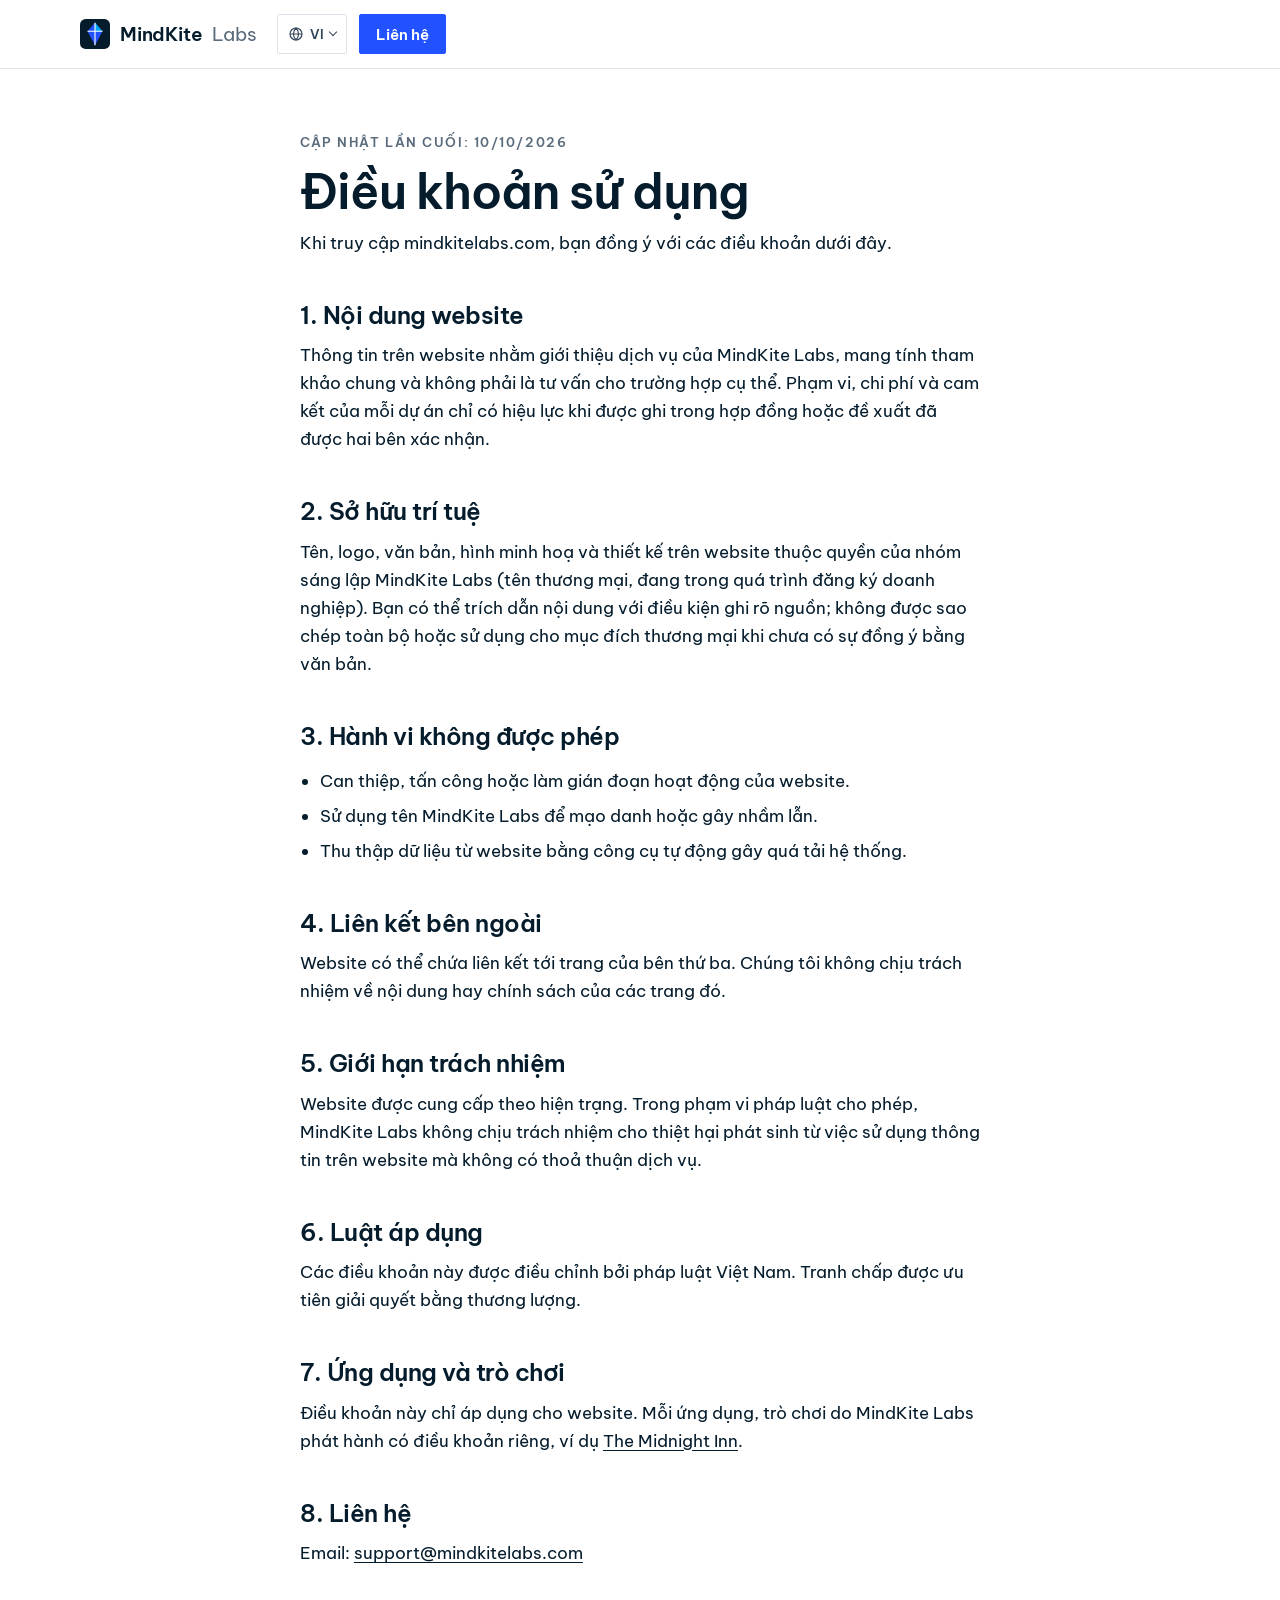
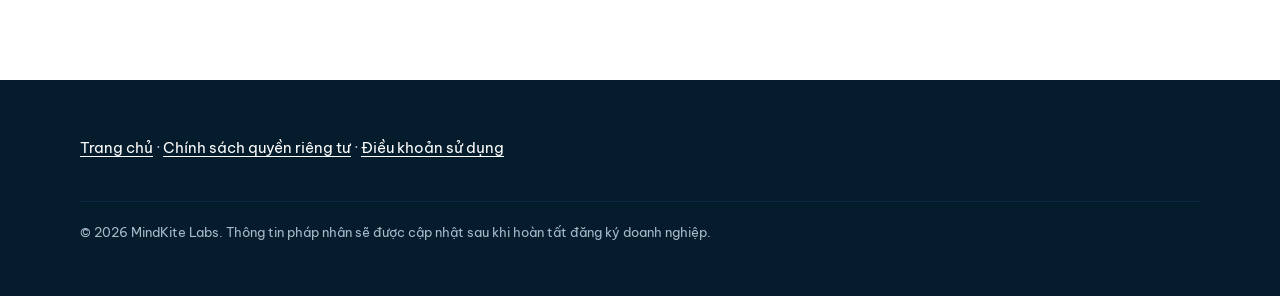
<file: terms.html>
<!doctype html>
<html lang="vi">
<head>
  <meta charset="utf-8">
  <meta name="viewport" content="width=device-width, initial-scale=1">
  <title>Điều khoản sử dụng — MindKite Labs</title>
  <meta name="description" content="Điều khoản sử dụng website mindkitelabs.com.">
  <link rel="canonical" href="https://mindkitelabs.com/terms.html">
  <link rel="alternate" hreflang="vi" href="https://mindkitelabs.com/terms.html">
  <link rel="alternate" hreflang="en" href="https://mindkitelabs.com/en/terms.html">
  <meta name="theme-color" content="#051c2c">
  <link rel="icon" href="/favicon.svg" type="image/svg+xml">
  <link rel="preconnect" href="https://fonts.googleapis.com">
  <link rel="preconnect" href="https://fonts.gstatic.com" crossorigin>
  <link rel="stylesheet" href="https://fonts.googleapis.com/css2?family=Be+Vietnam+Pro:wght@400;600&display=swap">
  <link rel="stylesheet" href="/assets/base.css">
</head>
<body>
<header class="site-header scrolled">
  <nav class="wrap nav" aria-label="Chính">
    <a class="brand" href="/" aria-label="MindKite Labs, trang chủ">
      <svg viewBox="0 0 32 32" aria-hidden="true"><rect width="32" height="32" rx="6" fill="#051c2c"/><path d="M16 4l8 9-8 15-8-15z" fill="#2251ff"/><path d="M16 4l8 9h-8z" fill="#00a9f4"/><path d="M16 4v24M8 13h16" stroke="#fff" stroke-width="1.2"/></svg>
      MindKite <span>Labs</span>
    </a>
    <details class="lang-menu">
      <summary aria-label="Ngôn ngữ: Tiếng Việt"><svg viewBox="0 0 20 20" fill="none" stroke="currentColor" stroke-width="1.5" aria-hidden="true"><circle cx="10" cy="10" r="7.5"/><path d="M2.5 10h15M10 2.5c2.2 2.2 3.2 4.7 3.2 7.5s-1 5.3-3.2 7.5c-2.2-2.2-3.2-4.7-3.2-7.5s1-5.3 3.2-7.5z"/></svg><span class="lang-code">VI</span></summary>
      <ul>
        <li><a href="/terms.html" hreflang="vi" lang="vi" aria-current="page">Tiếng Việt</a></li>
        <li><a href="/en/terms.html" hreflang="en" lang="en">English</a></li>
      </ul>
    </details>
    <a class="btn btn-primary" href="/#lien-he">Liên hệ</a>
  </nav>
</header>
<main class="wrap legal">
<p class="label">Cập nhật lần cuối: 10/10/2026</p>
<h1>Điều khoản sử dụng</h1>
<p>Khi truy cập mindkitelabs.com, bạn đồng ý với các điều khoản dưới đây.</p>

<h2>1. Nội dung website</h2>
<p>Thông tin trên website nhằm giới thiệu dịch vụ của MindKite Labs, mang tính tham khảo chung và không phải là tư vấn cho trường hợp cụ thể. Phạm vi, chi phí và cam kết của mỗi dự án chỉ có hiệu lực khi được ghi trong hợp đồng hoặc đề xuất đã được hai bên xác nhận.</p>

<h2>2. Sở hữu trí tuệ</h2>
<p>Tên, logo, văn bản, hình minh hoạ và thiết kế trên website thuộc quyền của nhóm sáng lập MindKite Labs (tên thương mại, đang trong quá trình đăng ký doanh nghiệp). Bạn có thể trích dẫn nội dung với điều kiện ghi rõ nguồn; không được sao chép toàn bộ hoặc sử dụng cho mục đích thương mại khi chưa có sự đồng ý bằng văn bản.</p>

<h2>3. Hành vi không được phép</h2>
<ul>
  <li>Can thiệp, tấn công hoặc làm gián đoạn hoạt động của website.</li>
  <li>Sử dụng tên MindKite Labs để mạo danh hoặc gây nhầm lẫn.</li>
  <li>Thu thập dữ liệu từ website bằng công cụ tự động gây quá tải hệ thống.</li>
</ul>

<h2>4. Liên kết bên ngoài</h2>
<p>Website có thể chứa liên kết tới trang của bên thứ ba. Chúng tôi không chịu trách nhiệm về nội dung hay chính sách của các trang đó.</p>

<h2>5. Giới hạn trách nhiệm</h2>
<p>Website được cung cấp theo hiện trạng. Trong phạm vi pháp luật cho phép, MindKite Labs không chịu trách nhiệm cho thiệt hại phát sinh từ việc sử dụng thông tin trên website mà không có thoả thuận dịch vụ.</p>

<h2>6. Luật áp dụng</h2>
<p>Các điều khoản này được điều chỉnh bởi pháp luật Việt Nam. Tranh chấp được ưu tiên giải quyết bằng thương lượng.</p>

<h2>7. Ứng dụng và trò chơi</h2>
<p>Điều khoản này chỉ áp dụng cho website. Mỗi ứng dụng, trò chơi do MindKite Labs phát hành có điều khoản riêng, ví dụ <a href="/games/midnight-inn/terms.html">The Midnight Inn</a>.</p>

<h2>8. Liên hệ</h2>
<p>Email: <a href="mailto:support@mindkitelabs.com">support@mindkitelabs.com</a></p>
</main>
<footer class="site-footer">
  <div class="wrap">
    <p><a href="/">Trang chủ</a> · <a href="/privacy.html">Chính sách quyền riêng tư</a> · <a href="/terms.html">Điều khoản sử dụng</a></p>
    <p class="footer-note">© 2026 MindKite Labs. Thông tin pháp nhân sẽ được cập nhật sau khi hoàn tất đăng ký doanh nghiệp.</p>
  </div>
</footer>
<script src="/assets/ads-consent.js"></script>
<script src="/assets/lang-menu.js"></script>
</body>
</html>
</file>
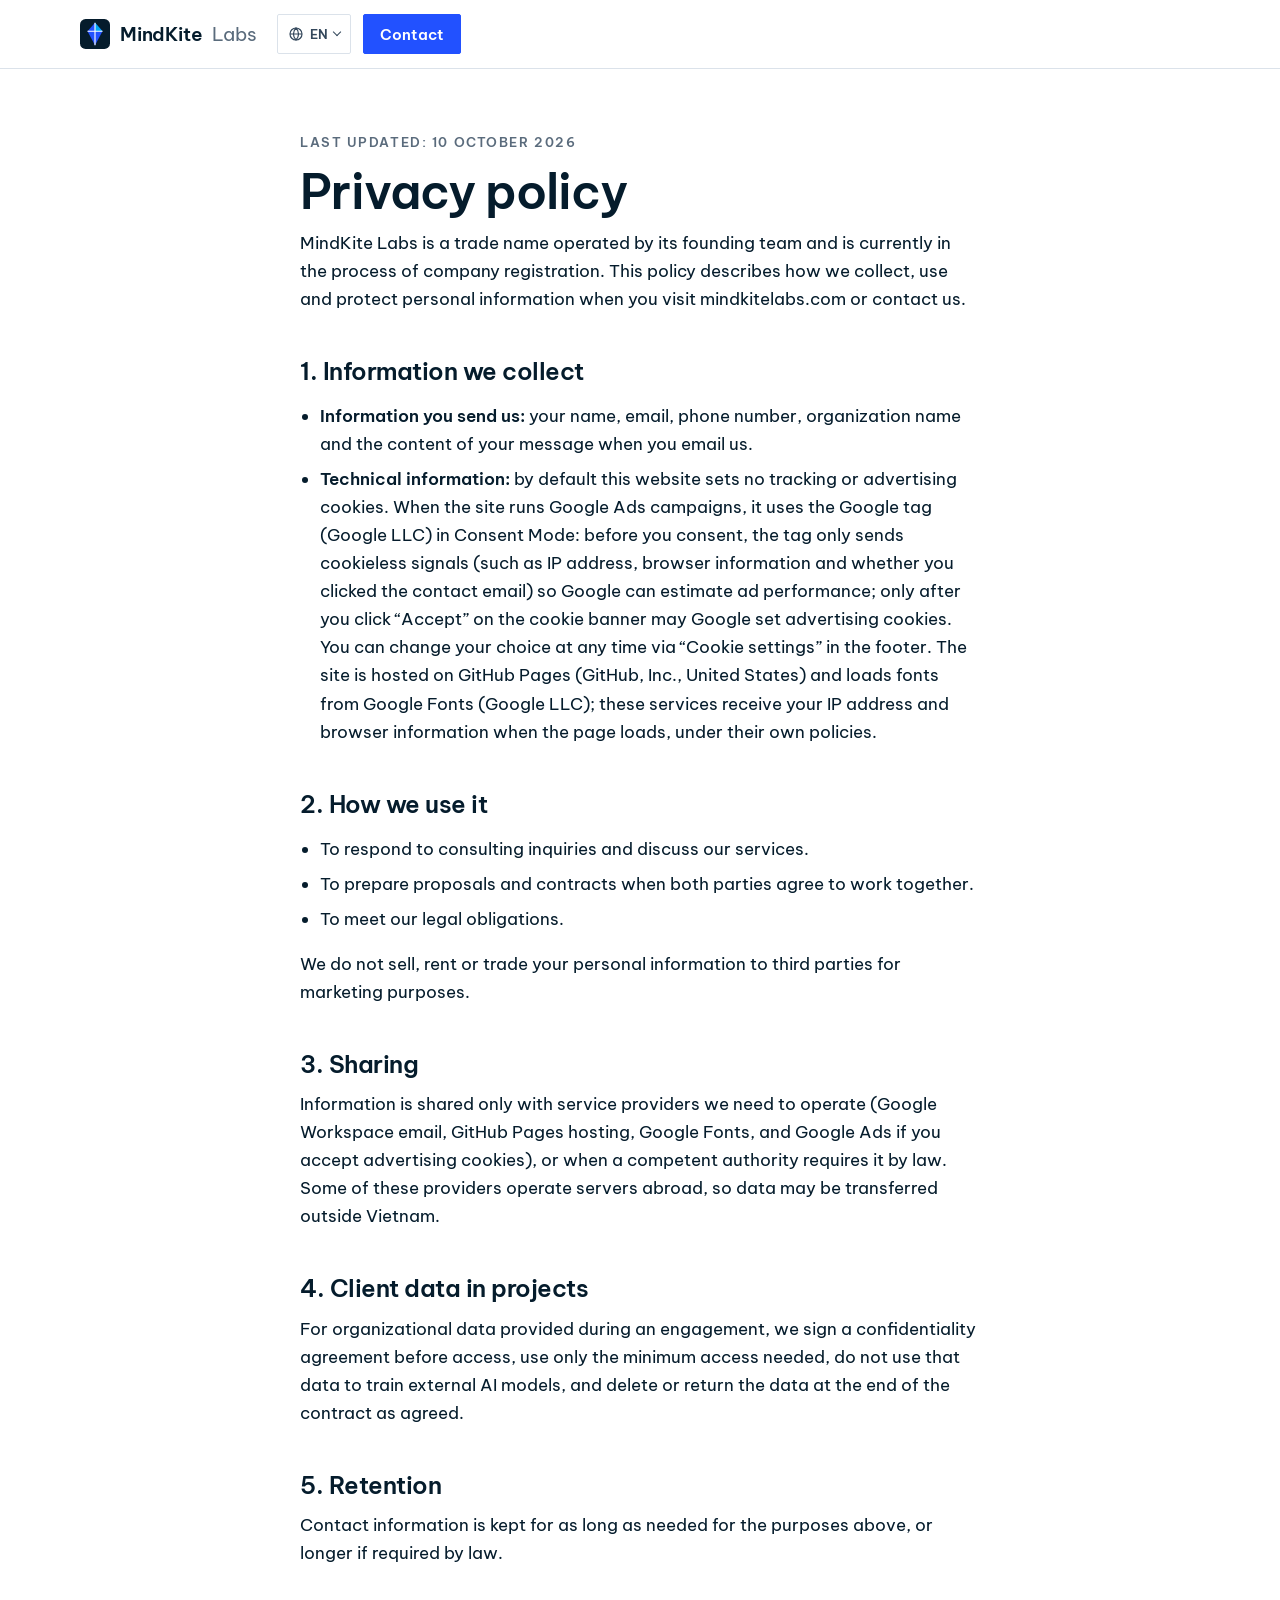
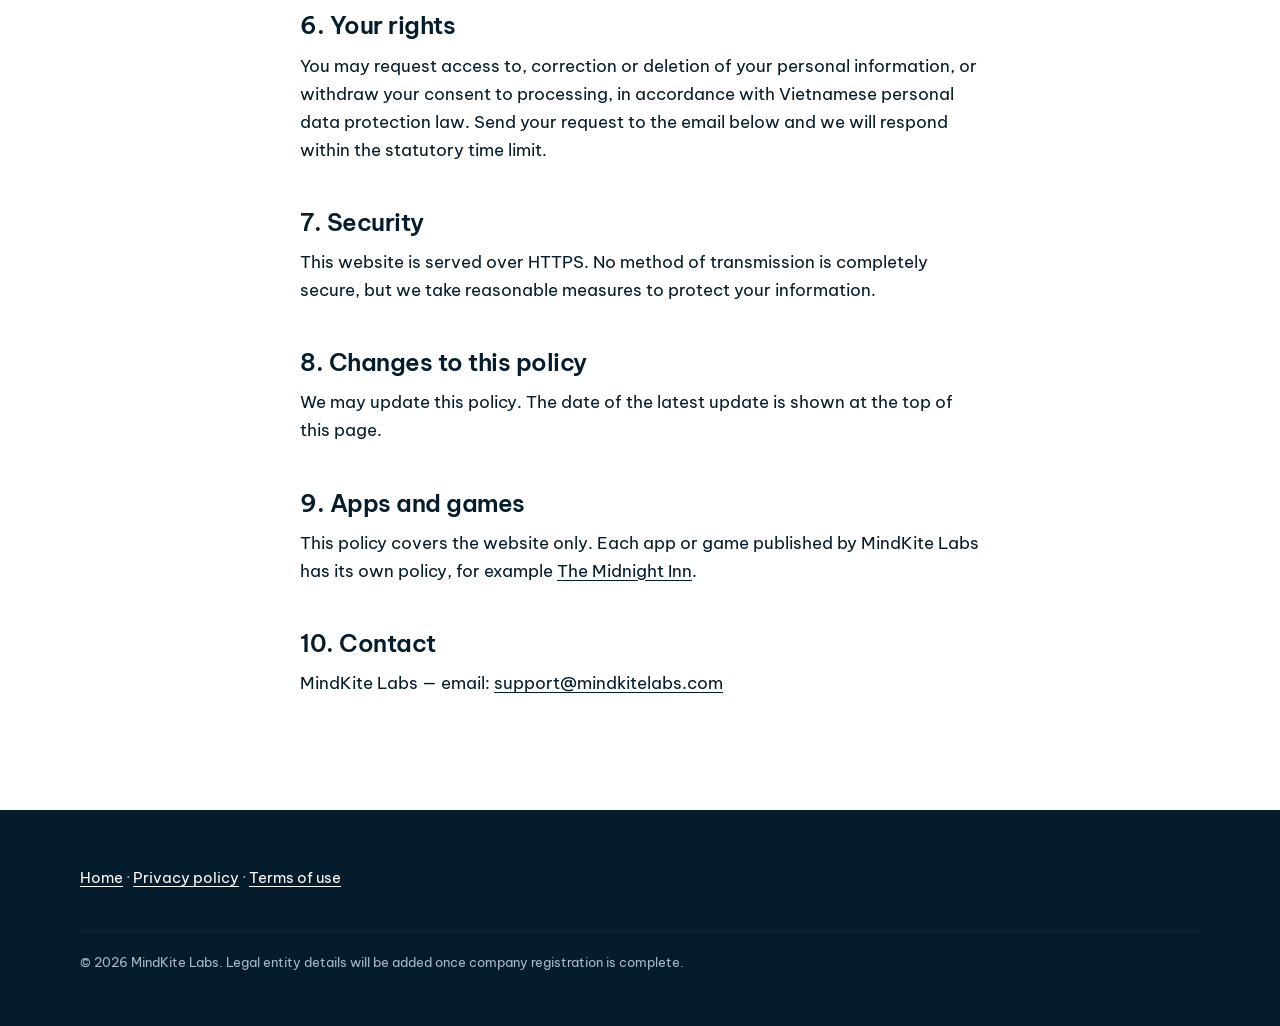
<file: en/privacy.html>
<!doctype html>
<html lang="en">
<head>
  <meta charset="utf-8">
  <meta name="viewport" content="width=device-width, initial-scale=1">
  <title>Privacy policy — MindKite Labs</title>
  <meta name="description" content="How MindKite Labs collects, uses and protects personal information.">
  <link rel="canonical" href="https://mindkitelabs.com/en/privacy.html">
  <link rel="alternate" hreflang="vi" href="https://mindkitelabs.com/privacy.html">
  <link rel="alternate" hreflang="en" href="https://mindkitelabs.com/en/privacy.html">
  <meta name="theme-color" content="#051c2c">
  <link rel="icon" href="/favicon.svg" type="image/svg+xml">
  <link rel="preconnect" href="https://fonts.googleapis.com">
  <link rel="preconnect" href="https://fonts.gstatic.com" crossorigin>
  <link rel="stylesheet" href="https://fonts.googleapis.com/css2?family=Be+Vietnam+Pro:wght@400;600&display=swap">
  <link rel="stylesheet" href="/assets/base.css">
</head>
<body>
<header class="site-header scrolled">
  <nav class="wrap nav" aria-label="Main">
    <a class="brand" href="/en/" aria-label="MindKite Labs, home">
      <svg viewBox="0 0 32 32" aria-hidden="true"><rect width="32" height="32" rx="6" fill="#051c2c"/><path d="M16 4l8 9-8 15-8-15z" fill="#2251ff"/><path d="M16 4l8 9h-8z" fill="#00a9f4"/><path d="M16 4v24M8 13h16" stroke="#fff" stroke-width="1.2"/></svg>
      MindKite <span>Labs</span>
    </a>
    <details class="lang-menu">
      <summary aria-label="Language: English"><svg viewBox="0 0 20 20" fill="none" stroke="currentColor" stroke-width="1.5" aria-hidden="true"><circle cx="10" cy="10" r="7.5"/><path d="M2.5 10h15M10 2.5c2.2 2.2 3.2 4.7 3.2 7.5s-1 5.3-3.2 7.5c-2.2-2.2-3.2-4.7-3.2-7.5s1-5.3 3.2-7.5z"/></svg><span class="lang-code">EN</span></summary>
      <ul>
        <li><a href="/privacy.html" hreflang="vi" lang="vi">Tiếng Việt</a></li>
        <li><a href="/en/privacy.html" hreflang="en" lang="en" aria-current="page">English</a></li>
      </ul>
    </details>
    <a class="btn btn-primary" href="/en/#lien-he">Contact</a>
  </nav>
</header>
<main class="wrap legal">
<p class="label">Last updated: 10 October 2026</p>
<h1>Privacy policy</h1>
<p>MindKite Labs is a trade name operated by its founding team and is currently in the process of company registration. This policy describes how we collect, use and protect personal information when you visit mindkitelabs.com or contact us.</p>

<h2>1. Information we collect</h2>
<ul>
  <li><strong>Information you send us:</strong> your name, email, phone number, organization name and the content of your message when you email us.</li>
  <li><strong>Technical information:</strong> by default this website sets no tracking or advertising cookies. When the site runs Google Ads campaigns, it uses the Google tag (Google LLC) in Consent Mode: before you consent, the tag only sends cookieless signals (such as IP address, browser information and whether you clicked the contact email) so Google can estimate ad performance; only after you click “Accept” on the cookie banner may Google set advertising cookies. You can change your choice at any time via “Cookie settings” in the footer. The site is hosted on GitHub Pages (GitHub, Inc., United States) and loads fonts from Google Fonts (Google LLC); these services receive your IP address and browser information when the page loads, under their own policies.</li>
</ul>

<h2>2. How we use it</h2>
<ul>
  <li>To respond to consulting inquiries and discuss our services.</li>
  <li>To prepare proposals and contracts when both parties agree to work together.</li>
  <li>To meet our legal obligations.</li>
</ul>
<p>We do not sell, rent or trade your personal information to third parties for marketing purposes.</p>

<h2>3. Sharing</h2>
<p>Information is shared only with service providers we need to operate (Google Workspace email, GitHub Pages hosting, Google Fonts, and Google Ads if you accept advertising cookies), or when a competent authority requires it by law. Some of these providers operate servers abroad, so data may be transferred outside Vietnam.</p>

<h2>4. Client data in projects</h2>
<p>For organizational data provided during an engagement, we sign a confidentiality agreement before access, use only the minimum access needed, do not use that data to train external AI models, and delete or return the data at the end of the contract as agreed.</p>

<h2>5. Retention</h2>
<p>Contact information is kept for as long as needed for the purposes above, or longer if required by law.</p>

<h2>6. Your rights</h2>
<p>You may request access to, correction or deletion of your personal information, or withdraw your consent to processing, in accordance with Vietnamese personal data protection law. Send your request to the email below and we will respond within the statutory time limit.</p>

<h2>7. Security</h2>
<p>This website is served over HTTPS. No method of transmission is completely secure, but we take reasonable measures to protect your information.</p>

<h2>8. Changes to this policy</h2>
<p>We may update this policy. The date of the latest update is shown at the top of this page.</p>

<h2>9. Apps and games</h2>
<p>This policy covers the website only. Each app or game published by MindKite Labs has its own policy, for example <a href="/games/midnight-inn/privacy.html">The Midnight Inn</a>.</p>

<h2>10. Contact</h2>
<p>MindKite Labs — email: <a href="mailto:support@mindkitelabs.com">support@mindkitelabs.com</a></p>
</main>
<footer class="site-footer">
  <div class="wrap">
    <p><a href="/en/">Home</a> · <a href="/en/privacy.html">Privacy policy</a> · <a href="/en/terms.html">Terms of use</a></p>
    <p class="footer-note">© 2026 MindKite Labs. Legal entity details will be added once company registration is complete.</p>
  </div>
</footer>
<script src="/assets/ads-consent.js"></script>
<script src="/assets/lang-menu.js"></script>
</body>
</html>
</file>
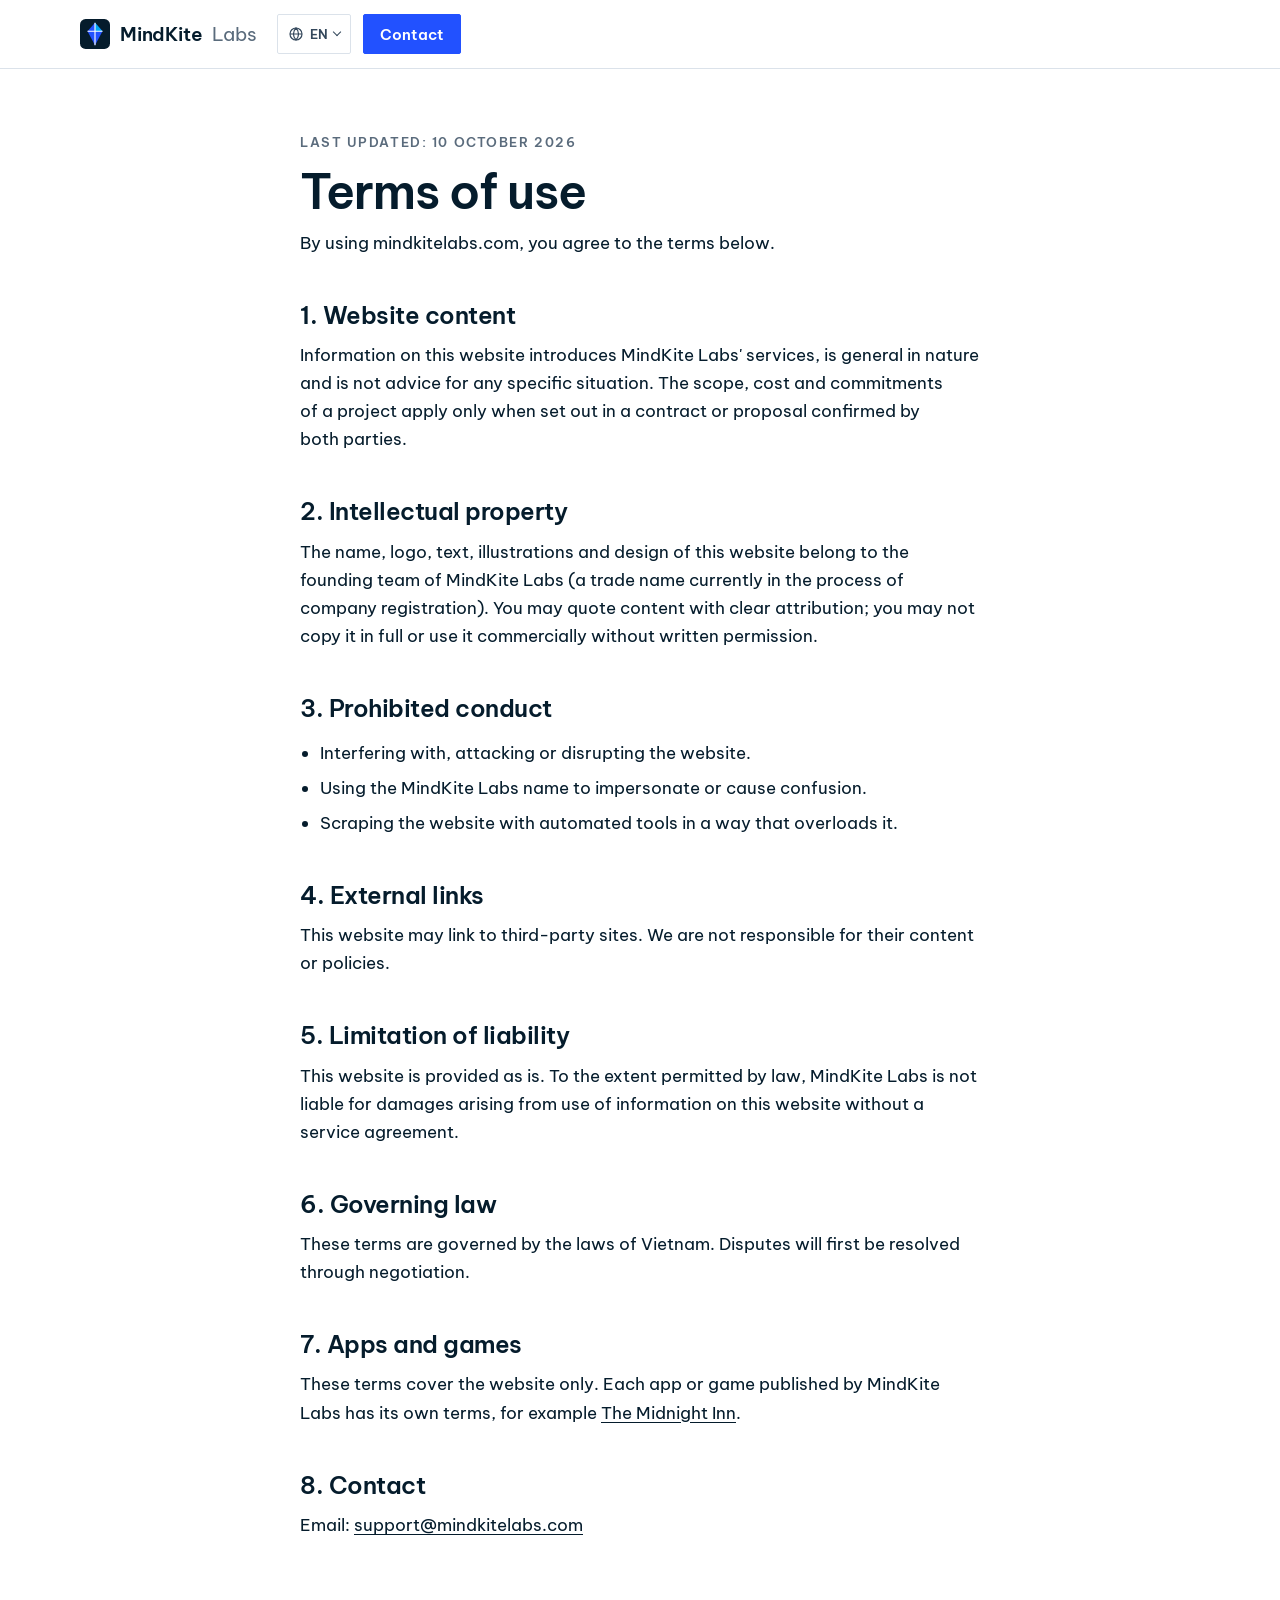
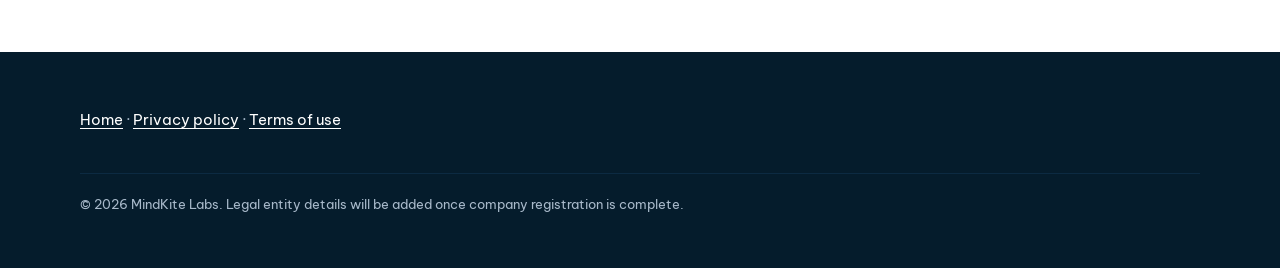
<file: en/terms.html>
<!doctype html>
<html lang="en">
<head>
  <meta charset="utf-8">
  <meta name="viewport" content="width=device-width, initial-scale=1">
  <title>Terms of use — MindKite Labs</title>
  <meta name="description" content="Terms of use for the mindkitelabs.com website.">
  <link rel="canonical" href="https://mindkitelabs.com/en/terms.html">
  <link rel="alternate" hreflang="vi" href="https://mindkitelabs.com/terms.html">
  <link rel="alternate" hreflang="en" href="https://mindkitelabs.com/en/terms.html">
  <meta name="theme-color" content="#051c2c">
  <link rel="icon" href="/favicon.svg" type="image/svg+xml">
  <link rel="preconnect" href="https://fonts.googleapis.com">
  <link rel="preconnect" href="https://fonts.gstatic.com" crossorigin>
  <link rel="stylesheet" href="https://fonts.googleapis.com/css2?family=Be+Vietnam+Pro:wght@400;600&display=swap">
  <link rel="stylesheet" href="/assets/base.css">
</head>
<body>
<header class="site-header scrolled">
  <nav class="wrap nav" aria-label="Main">
    <a class="brand" href="/en/" aria-label="MindKite Labs, home">
      <svg viewBox="0 0 32 32" aria-hidden="true"><rect width="32" height="32" rx="6" fill="#051c2c"/><path d="M16 4l8 9-8 15-8-15z" fill="#2251ff"/><path d="M16 4l8 9h-8z" fill="#00a9f4"/><path d="M16 4v24M8 13h16" stroke="#fff" stroke-width="1.2"/></svg>
      MindKite <span>Labs</span>
    </a>
    <details class="lang-menu">
      <summary aria-label="Language: English"><svg viewBox="0 0 20 20" fill="none" stroke="currentColor" stroke-width="1.5" aria-hidden="true"><circle cx="10" cy="10" r="7.5"/><path d="M2.5 10h15M10 2.5c2.2 2.2 3.2 4.7 3.2 7.5s-1 5.3-3.2 7.5c-2.2-2.2-3.2-4.7-3.2-7.5s1-5.3 3.2-7.5z"/></svg><span class="lang-code">EN</span></summary>
      <ul>
        <li><a href="/terms.html" hreflang="vi" lang="vi">Tiếng Việt</a></li>
        <li><a href="/en/terms.html" hreflang="en" lang="en" aria-current="page">English</a></li>
      </ul>
    </details>
    <a class="btn btn-primary" href="/en/#lien-he">Contact</a>
  </nav>
</header>
<main class="wrap legal">
<p class="label">Last updated: 10 October 2026</p>
<h1>Terms of use</h1>
<p>By using mindkitelabs.com, you agree to the terms below.</p>

<h2>1. Website content</h2>
<p>Information on this website introduces MindKite Labs' services, is general in nature and is not advice for any specific situation. The scope, cost and commitments of a project apply only when set out in a contract or proposal confirmed by both parties.</p>

<h2>2. Intellectual property</h2>
<p>The name, logo, text, illustrations and design of this website belong to the founding team of MindKite Labs (a trade name currently in the process of company registration). You may quote content with clear attribution; you may not copy it in full or use it commercially without written permission.</p>

<h2>3. Prohibited conduct</h2>
<ul>
  <li>Interfering with, attacking or disrupting the website.</li>
  <li>Using the MindKite Labs name to impersonate or cause confusion.</li>
  <li>Scraping the website with automated tools in a way that overloads it.</li>
</ul>

<h2>4. External links</h2>
<p>This website may link to third-party sites. We are not responsible for their content or policies.</p>

<h2>5. Limitation of liability</h2>
<p>This website is provided as is. To the extent permitted by law, MindKite Labs is not liable for damages arising from use of information on this website without a service agreement.</p>

<h2>6. Governing law</h2>
<p>These terms are governed by the laws of Vietnam. Disputes will first be resolved through negotiation.</p>

<h2>7. Apps and games</h2>
<p>These terms cover the website only. Each app or game published by MindKite Labs has its own terms, for example <a href="/games/midnight-inn/terms.html">The Midnight Inn</a>.</p>

<h2>8. Contact</h2>
<p>Email: <a href="mailto:support@mindkitelabs.com">support@mindkitelabs.com</a></p>
</main>
<footer class="site-footer">
  <div class="wrap">
    <p><a href="/en/">Home</a> · <a href="/en/privacy.html">Privacy policy</a> · <a href="/en/terms.html">Terms of use</a></p>
    <p class="footer-note">© 2026 MindKite Labs. Legal entity details will be added once company registration is complete.</p>
  </div>
</footer>
<script src="/assets/ads-consent.js"></script>
<script src="/assets/lang-menu.js"></script>
</body>
</html>
</file>
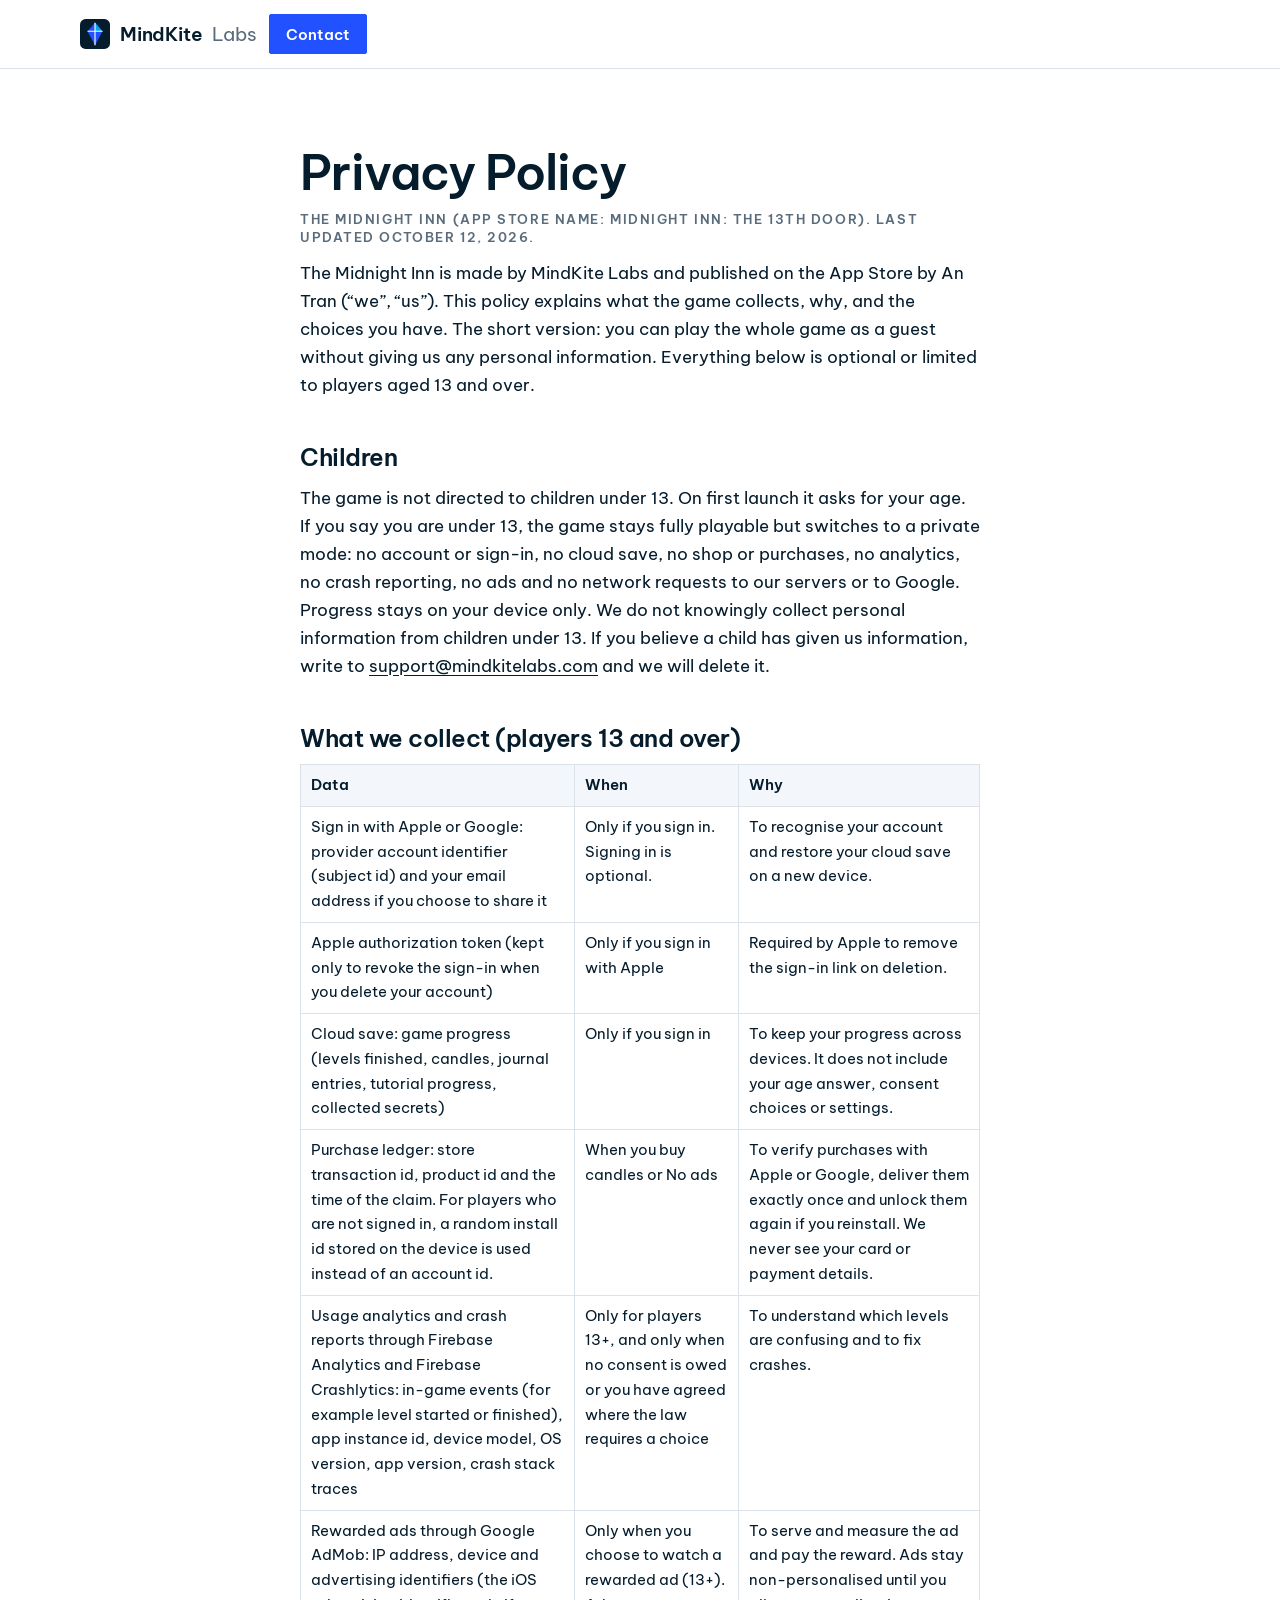
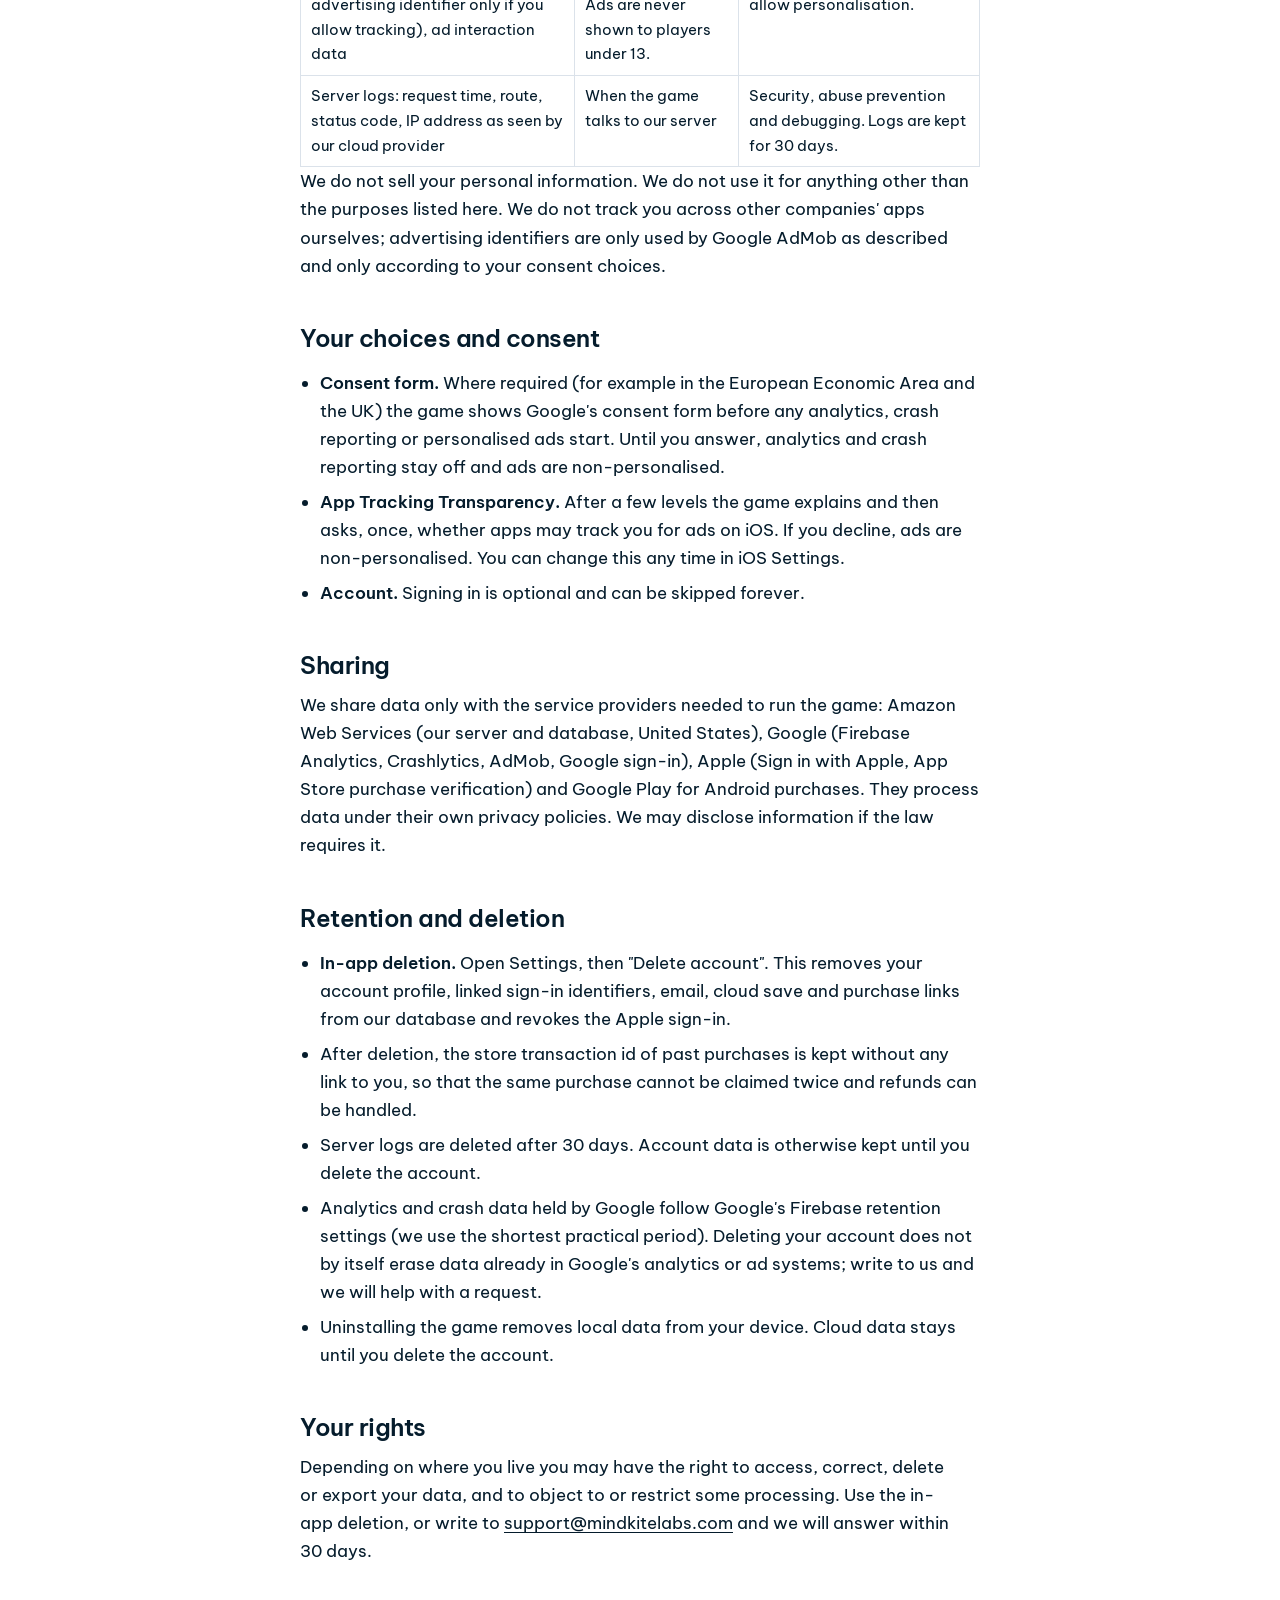
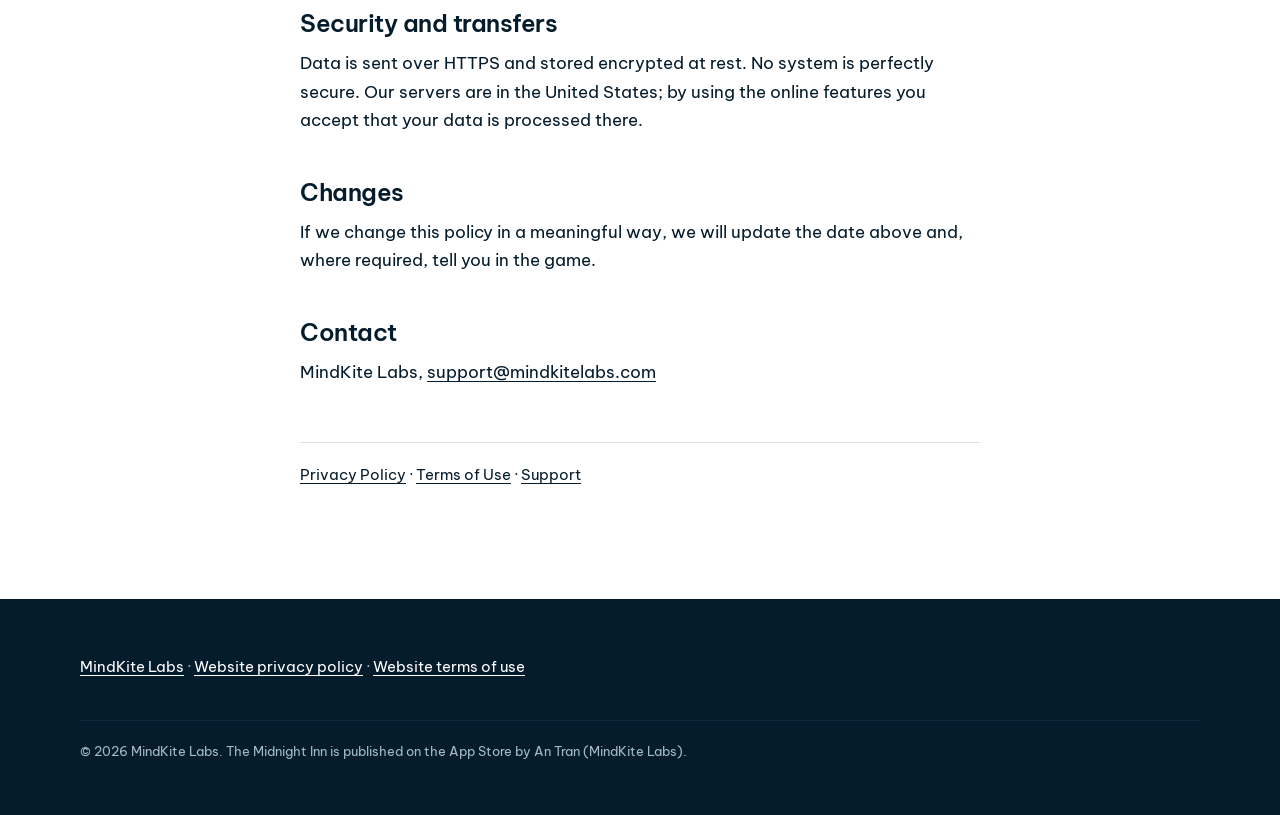
<file: games/midnight-inn/privacy.html>
<!doctype html>
<html lang="en">
<head>
  <meta charset="utf-8">
  <meta name="viewport" content="width=device-width, initial-scale=1">
  <title>Privacy Policy — The Midnight Inn — MindKite Labs</title>
  <meta name="description" content="How The Midnight Inn collects, uses and protects player information.">
  <link rel="canonical" href="https://mindkitelabs.com/games/midnight-inn/privacy.html">
  <meta name="theme-color" content="#051c2c">
  <link rel="icon" href="/favicon.svg" type="image/svg+xml">
  <link rel="preconnect" href="https://fonts.googleapis.com">
  <link rel="preconnect" href="https://fonts.gstatic.com" crossorigin>
  <link rel="stylesheet" href="https://fonts.googleapis.com/css2?family=Be+Vietnam+Pro:wght@400;600&display=swap">
  <link rel="stylesheet" href="/assets/base.css">
</head>
<body>
<header class="site-header scrolled">
  <nav class="wrap nav" aria-label="Main">
    <a class="brand" href="/en/" aria-label="MindKite Labs, home">
      <svg viewBox="0 0 32 32" aria-hidden="true"><rect width="32" height="32" rx="6" fill="#051c2c"/><path d="M16 4l8 9-8 15-8-15z" fill="#2251ff"/><path d="M16 4l8 9h-8z" fill="#00a9f4"/><path d="M16 4v24M8 13h16" stroke="#fff" stroke-width="1.2"/></svg>
      MindKite <span>Labs</span>
    </a>
    <a class="btn btn-primary" href="mailto:support@mindkitelabs.com">Contact</a>
  </nav>
</header>
<main class="wrap legal">
<h1>Privacy Policy</h1>
<p class="label">The Midnight Inn (App Store name: Midnight Inn: The 13th Door). Last updated October 12, 2026.</p>
<p>The Midnight Inn is made by MindKite Labs and published on the App Store by An Tran (“we”, “us”). This policy explains what the game collects, why, and the choices you have. The short version: you can play the whole game as a guest without giving us any personal information. Everything below is optional or limited to players aged 13 and over.</p>

<h2>Children</h2>
<p>The game is not directed to children under 13. On first launch it asks for your age. If you say you are under 13, the game stays fully playable but switches to a private mode: no account or sign-in, no cloud save, no shop or purchases, no analytics, no crash reporting, no ads and no network requests to our servers or to Google. Progress stays on your device only. We do not knowingly collect personal information from children under 13. If you believe a child has given us information, write to <a href="mailto:support@mindkitelabs.com">support@mindkitelabs.com</a> and we will delete it.</p>

<h2>What we collect (players 13 and over)</h2>
<table>
<tr><th>Data</th><th>When</th><th>Why</th></tr>
<tr><td>Sign in with Apple or Google: provider account identifier (subject id) and your email address if you choose to share it</td><td>Only if you sign in. Signing in is optional.</td><td>To recognise your account and restore your cloud save on a new device.</td></tr>
<tr><td>Apple authorization token (kept only to revoke the sign-in when you delete your account)</td><td>Only if you sign in with Apple</td><td>Required by Apple to remove the sign-in link on deletion.</td></tr>
<tr><td>Cloud save: game progress (levels finished, candles, journal entries, tutorial progress, collected secrets)</td><td>Only if you sign in</td><td>To keep your progress across devices. It does not include your age answer, consent choices or settings.</td></tr>
<tr><td>Purchase ledger: store transaction id, product id and the time of the claim. For players who are not signed in, a random install id stored on the device is used instead of an account id.</td><td>When you buy candles or No ads</td><td>To verify purchases with Apple or Google, deliver them exactly once and unlock them again if you reinstall. We never see your card or payment details.</td></tr>
<tr><td>Usage analytics and crash reports through Firebase Analytics and Firebase Crashlytics: in-game events (for example level started or finished), app instance id, device model, OS version, app version, crash stack traces</td><td>Only for players 13+, and only when no consent is owed or you have agreed where the law requires a choice</td><td>To understand which levels are confusing and to fix crashes.</td></tr>
<tr><td>Rewarded ads through Google AdMob: IP address, device and advertising identifiers (the iOS advertising identifier only if you allow tracking), ad interaction data</td><td>Only when you choose to watch a rewarded ad (13+). Ads are never shown to players under 13.</td><td>To serve and measure the ad and pay the reward. Ads stay non-personalised until you allow personalisation.</td></tr>
<tr><td>Server logs: request time, route, status code, IP address as seen by our cloud provider</td><td>When the game talks to our server</td><td>Security, abuse prevention and debugging. Logs are kept for 30 days.</td></tr>
</table>
<p>We do not sell your personal information. We do not use it for anything other than the purposes listed here. We do not track you across other companies' apps ourselves; advertising identifiers are only used by Google AdMob as described and only according to your consent choices.</p>

<h2>Your choices and consent</h2>
<ul>
<li><b>Consent form.</b> Where required (for example in the European Economic Area and the UK) the game shows Google's consent form before any analytics, crash reporting or personalised ads start. Until you answer, analytics and crash reporting stay off and ads are non-personalised.</li>
<li><b>App Tracking Transparency.</b> After a few levels the game explains and then asks, once, whether apps may track you for ads on iOS. If you decline, ads are non-personalised. You can change this any time in iOS Settings.</li>
<li><b>Account.</b> Signing in is optional and can be skipped forever.</li>
</ul>

<h2>Sharing</h2>
<p>We share data only with the service providers needed to run the game: Amazon Web Services (our server and database, United States), Google (Firebase Analytics, Crashlytics, AdMob, Google sign-in), Apple (Sign in with Apple, App Store purchase verification) and Google Play for Android purchases. They process data under their own privacy policies. We may disclose information if the law requires it.</p>

<h2>Retention and deletion</h2>
<ul>
<li><b>In-app deletion.</b> Open Settings, then "Delete account". This removes your account profile, linked sign-in identifiers, email, cloud save and purchase links from our database and revokes the Apple sign-in.</li>
<li>After deletion, the store transaction id of past purchases is kept without any link to you, so that the same purchase cannot be claimed twice and refunds can be handled.</li>
<li>Server logs are deleted after 30 days. Account data is otherwise kept until you delete the account.</li>
<li>Analytics and crash data held by Google follow Google's Firebase retention settings (we use the shortest practical period). Deleting your account does not by itself erase data already in Google's analytics or ad systems; write to us and we will help with a request.</li>
<li>Uninstalling the game removes local data from your device. Cloud data stays until you delete the account.</li>
</ul>

<h2>Your rights</h2>
<p>Depending on where you live you may have the right to access, correct, delete or export your data, and to object to or restrict some processing. Use the in-app deletion, or write to <a href="mailto:support@mindkitelabs.com">support@mindkitelabs.com</a> and we will answer within 30 days.</p>

<h2>Security and transfers</h2>
<p>Data is sent over HTTPS and stored encrypted at rest. No system is perfectly secure. Our servers are in the United States; by using the online features you accept that your data is processed there.</p>

<h2>Changes</h2>
<p>If we change this policy in a meaningful way, we will update the date above and, where required, tell you in the game.</p>

<h2>Contact</h2>
<p>MindKite Labs, <a href="mailto:support@mindkitelabs.com">support@mindkitelabs.com</a></p>
<p class="legal-nav"><a href="/games/midnight-inn/privacy.html">Privacy Policy</a> · <a href="/games/midnight-inn/terms.html">Terms of Use</a> · <a href="/games/midnight-inn/support.html">Support</a></p>
</main>
<footer class="site-footer">
  <div class="wrap">
    <p><a href="/en/">MindKite Labs</a> · <a href="/en/privacy.html">Website privacy policy</a> · <a href="/en/terms.html">Website terms of use</a></p>
    <p class="footer-note">© 2026 MindKite Labs. The Midnight Inn is published on the App Store by An Tran (MindKite Labs).</p>
  </div>
</footer>
</body>
</html>
</file>
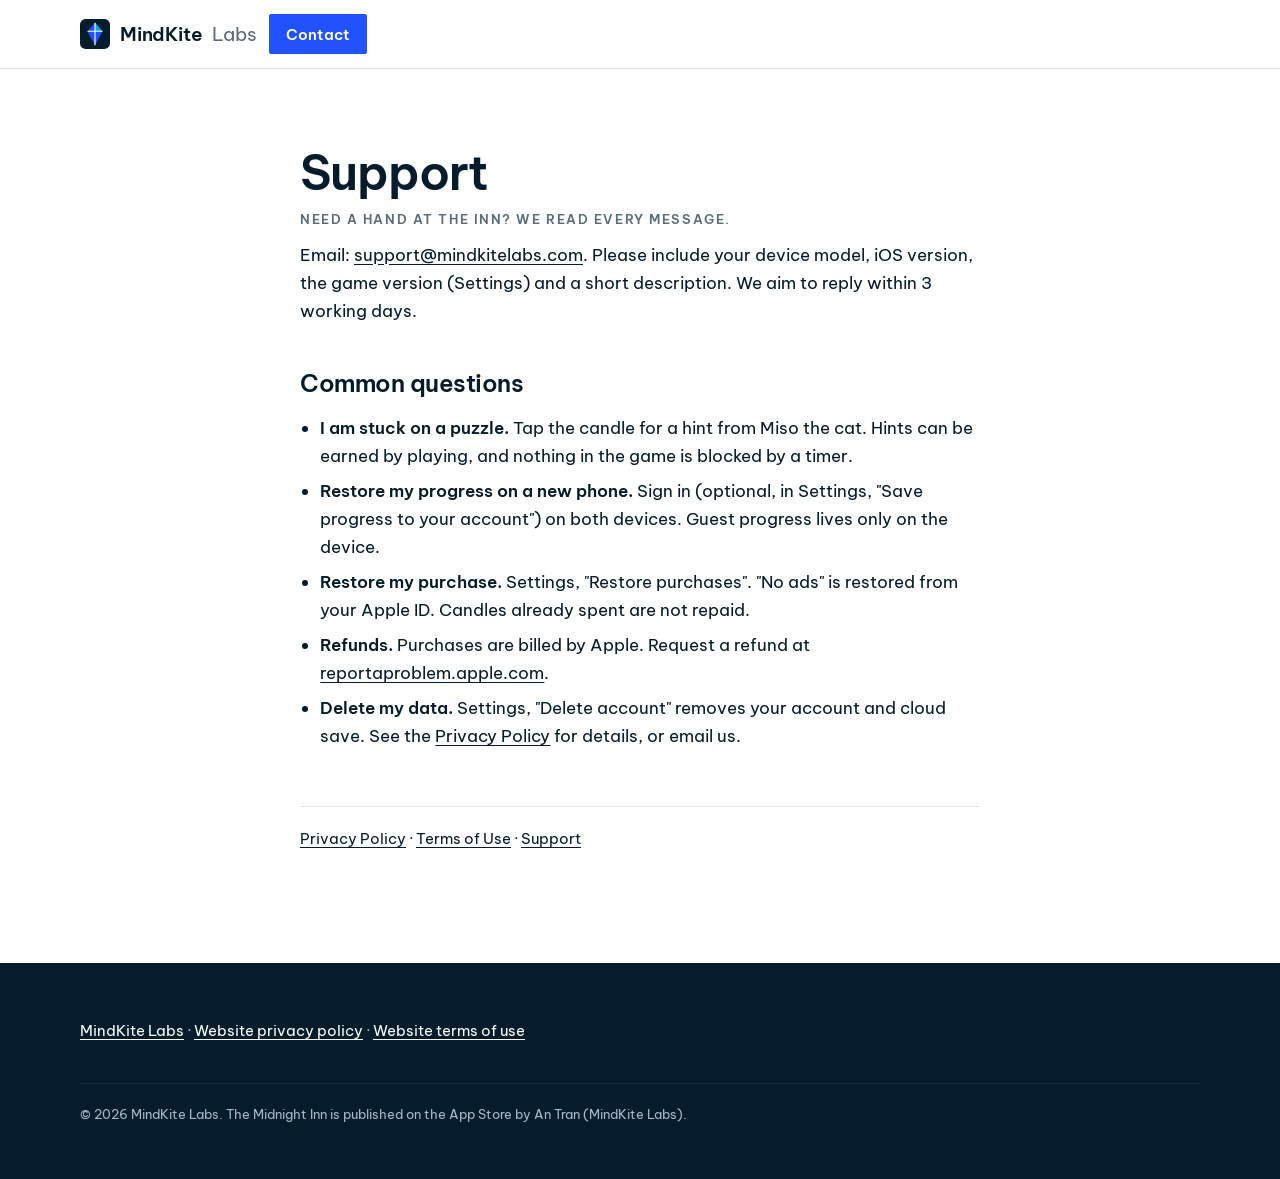
<file: games/midnight-inn/support.html>
<!doctype html>
<html lang="en">
<head>
  <meta charset="utf-8">
  <meta name="viewport" content="width=device-width, initial-scale=1">
  <title>Support — The Midnight Inn — MindKite Labs</title>
  <meta name="description" content="Help, account, purchase and data requests for The Midnight Inn.">
  <link rel="canonical" href="https://mindkitelabs.com/games/midnight-inn/support.html">
  <meta name="theme-color" content="#051c2c">
  <link rel="icon" href="/favicon.svg" type="image/svg+xml">
  <link rel="preconnect" href="https://fonts.googleapis.com">
  <link rel="preconnect" href="https://fonts.gstatic.com" crossorigin>
  <link rel="stylesheet" href="https://fonts.googleapis.com/css2?family=Be+Vietnam+Pro:wght@400;600&display=swap">
  <link rel="stylesheet" href="/assets/base.css">
</head>
<body>
<header class="site-header scrolled">
  <nav class="wrap nav" aria-label="Main">
    <a class="brand" href="/en/" aria-label="MindKite Labs, home">
      <svg viewBox="0 0 32 32" aria-hidden="true"><rect width="32" height="32" rx="6" fill="#051c2c"/><path d="M16 4l8 9-8 15-8-15z" fill="#2251ff"/><path d="M16 4l8 9h-8z" fill="#00a9f4"/><path d="M16 4v24M8 13h16" stroke="#fff" stroke-width="1.2"/></svg>
      MindKite <span>Labs</span>
    </a>
    <a class="btn btn-primary" href="mailto:support@mindkitelabs.com">Contact</a>
  </nav>
</header>
<main class="wrap legal">
<h1>Support</h1>
<p class="label">Need a hand at the inn? We read every message.</p>
<p>Email: <a href="mailto:support@mindkitelabs.com">support@mindkitelabs.com</a>. Please include your device model, iOS version, the game version (Settings) and a short description. We aim to reply within 3 working days.</p>
<h2>Common questions</h2>
<ul>
<li><b>I am stuck on a puzzle.</b> Tap the candle for a hint from Miso the cat. Hints can be earned by playing, and nothing in the game is blocked by a timer.</li>
<li><b>Restore my progress on a new phone.</b> Sign in (optional, in Settings, "Save progress to your account") on both devices. Guest progress lives only on the device.</li>
<li><b>Restore my purchase.</b> Settings, "Restore purchases". "No ads" is restored from your Apple ID. Candles already spent are not repaid.</li>
<li><b>Refunds.</b> Purchases are billed by Apple. Request a refund at <a href="https://reportaproblem.apple.com">reportaproblem.apple.com</a>.</li>
<li><b>Delete my data.</b> Settings, "Delete account" removes your account and cloud save. See the <a href="/games/midnight-inn/privacy.html">Privacy Policy</a> for details, or email us.</li>
</ul>
<p class="legal-nav"><a href="/games/midnight-inn/privacy.html">Privacy Policy</a> · <a href="/games/midnight-inn/terms.html">Terms of Use</a> · <a href="/games/midnight-inn/support.html">Support</a></p>
</main>
<footer class="site-footer">
  <div class="wrap">
    <p><a href="/en/">MindKite Labs</a> · <a href="/en/privacy.html">Website privacy policy</a> · <a href="/en/terms.html">Website terms of use</a></p>
    <p class="footer-note">© 2026 MindKite Labs. The Midnight Inn is published on the App Store by An Tran (MindKite Labs).</p>
  </div>
</footer>
</body>
</html>
</file>
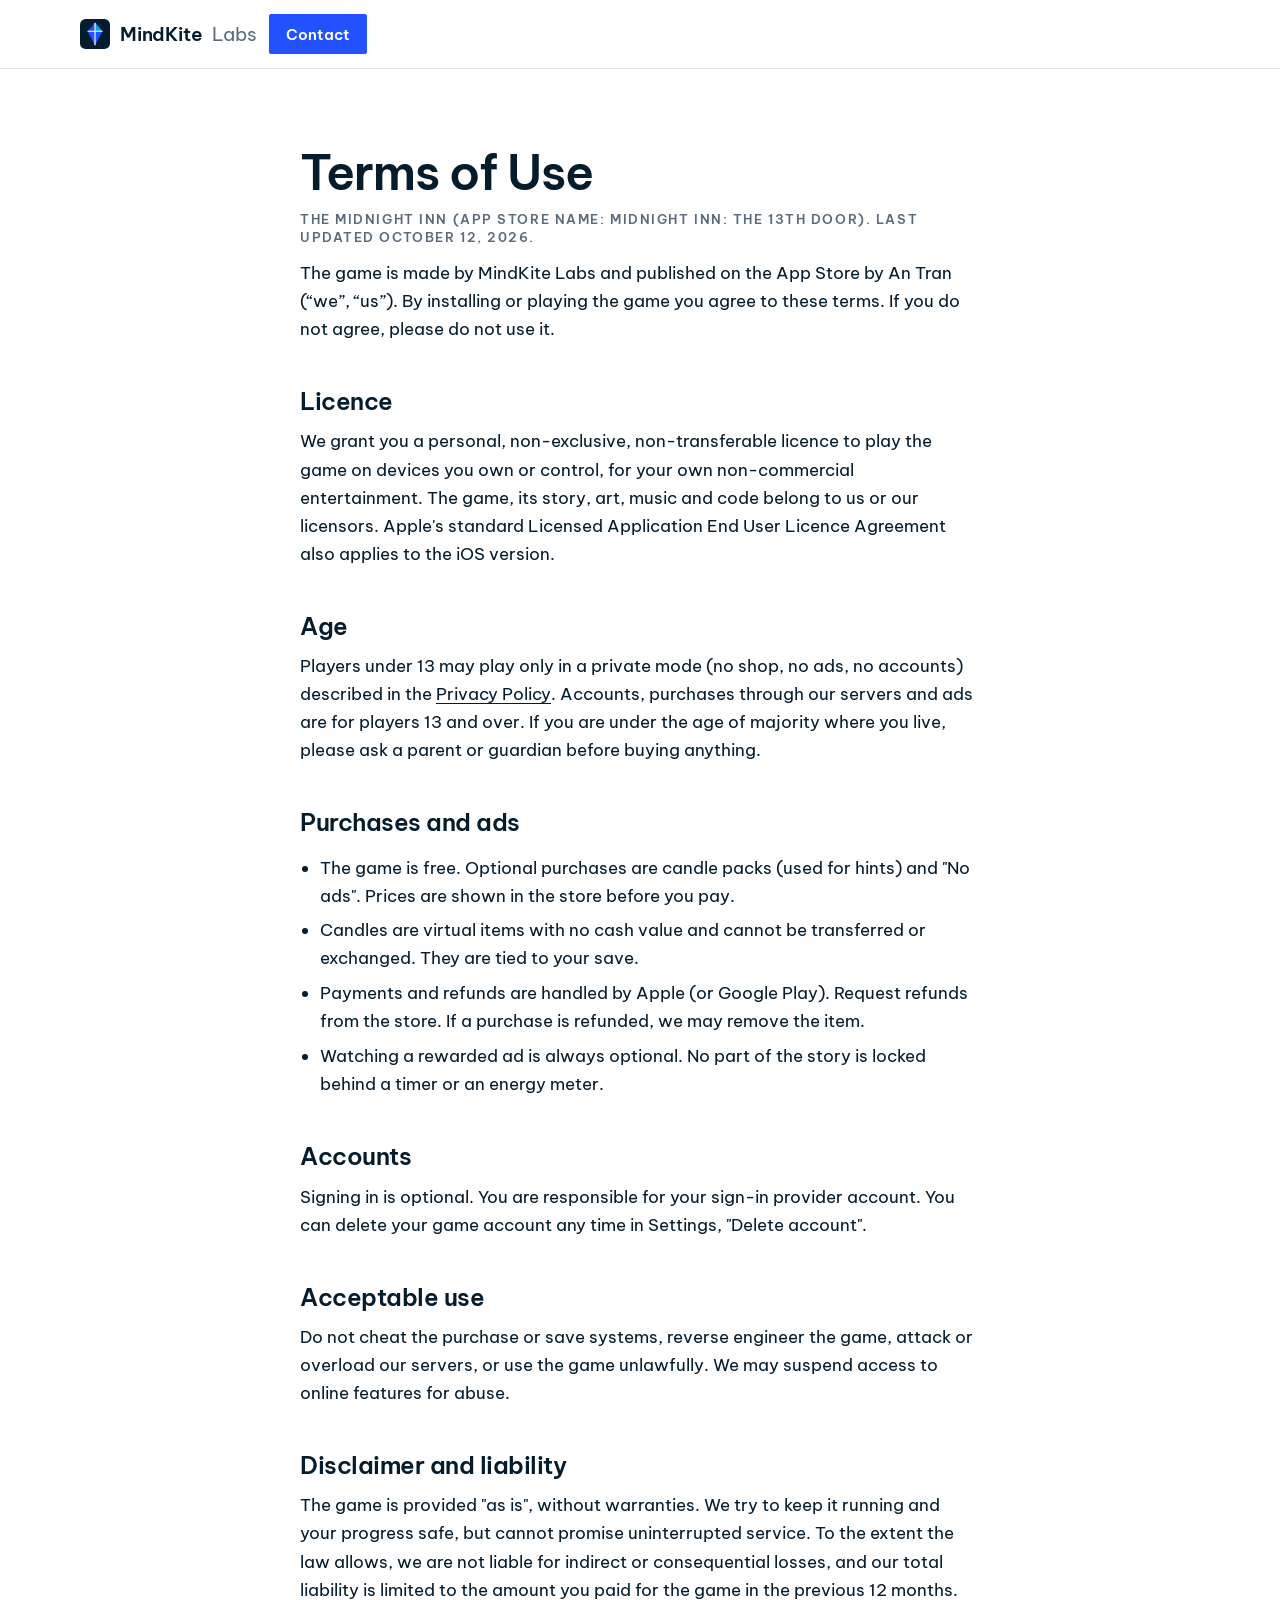
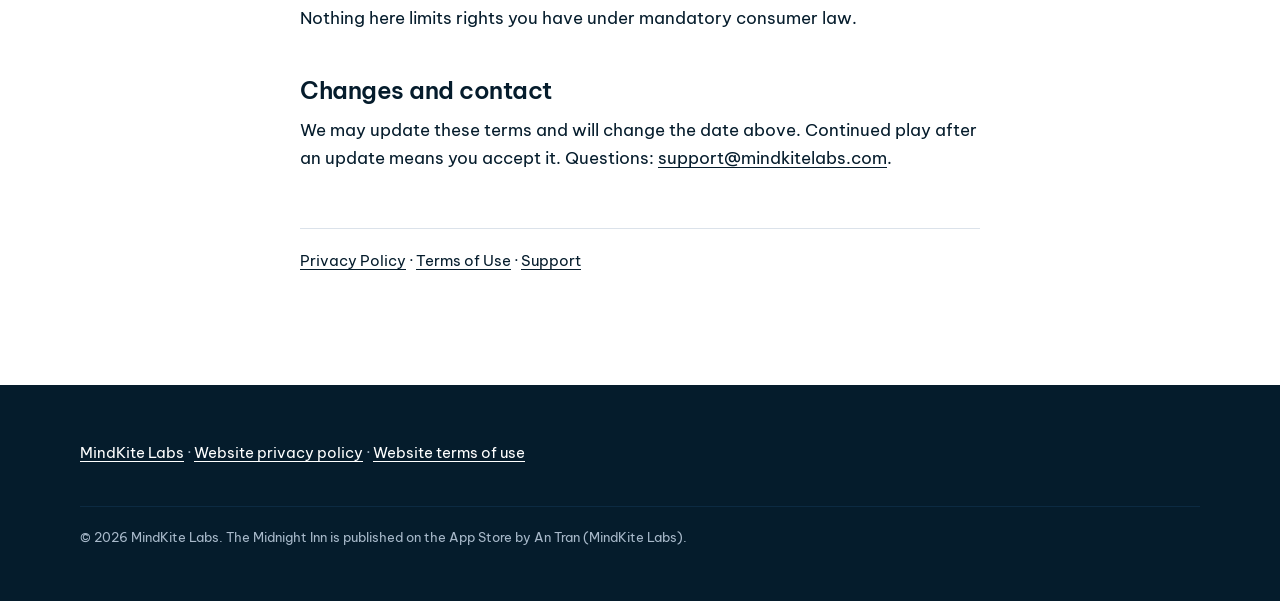
<file: games/midnight-inn/terms.html>
<!doctype html>
<html lang="en">
<head>
  <meta charset="utf-8">
  <meta name="viewport" content="width=device-width, initial-scale=1">
  <title>Terms of Use — The Midnight Inn — MindKite Labs</title>
  <meta name="description" content="The terms for playing The Midnight Inn.">
  <link rel="canonical" href="https://mindkitelabs.com/games/midnight-inn/terms.html">
  <meta name="theme-color" content="#051c2c">
  <link rel="icon" href="/favicon.svg" type="image/svg+xml">
  <link rel="preconnect" href="https://fonts.googleapis.com">
  <link rel="preconnect" href="https://fonts.gstatic.com" crossorigin>
  <link rel="stylesheet" href="https://fonts.googleapis.com/css2?family=Be+Vietnam+Pro:wght@400;600&display=swap">
  <link rel="stylesheet" href="/assets/base.css">
</head>
<body>
<header class="site-header scrolled">
  <nav class="wrap nav" aria-label="Main">
    <a class="brand" href="/en/" aria-label="MindKite Labs, home">
      <svg viewBox="0 0 32 32" aria-hidden="true"><rect width="32" height="32" rx="6" fill="#051c2c"/><path d="M16 4l8 9-8 15-8-15z" fill="#2251ff"/><path d="M16 4l8 9h-8z" fill="#00a9f4"/><path d="M16 4v24M8 13h16" stroke="#fff" stroke-width="1.2"/></svg>
      MindKite <span>Labs</span>
    </a>
    <a class="btn btn-primary" href="mailto:support@mindkitelabs.com">Contact</a>
  </nav>
</header>
<main class="wrap legal">
<h1>Terms of Use</h1>
<p class="label">The Midnight Inn (App Store name: Midnight Inn: The 13th Door). Last updated October 12, 2026.</p>
<p>The game is made by MindKite Labs and published on the App Store by An Tran (“we”, “us”). By installing or playing the game you agree to these terms. If you do not agree, please do not use it.</p>
<h2>Licence</h2>
<p>We grant you a personal, non-exclusive, non-transferable licence to play the game on devices you own or control, for your own non-commercial entertainment. The game, its story, art, music and code belong to us or our licensors. Apple's standard Licensed Application End User Licence Agreement also applies to the iOS version.</p>
<h2>Age</h2>
<p>Players under 13 may play only in a private mode (no shop, no ads, no accounts) described in the <a href="/games/midnight-inn/privacy.html">Privacy Policy</a>. Accounts, purchases through our servers and ads are for players 13 and over. If you are under the age of majority where you live, please ask a parent or guardian before buying anything.</p>
<h2>Purchases and ads</h2>
<ul>
<li>The game is free. Optional purchases are candle packs (used for hints) and "No ads". Prices are shown in the store before you pay.</li>
<li>Candles are virtual items with no cash value and cannot be transferred or exchanged. They are tied to your save.</li>
<li>Payments and refunds are handled by Apple (or Google Play). Request refunds from the store. If a purchase is refunded, we may remove the item.</li>
<li>Watching a rewarded ad is always optional. No part of the story is locked behind a timer or an energy meter.</li>
</ul>
<h2>Accounts</h2>
<p>Signing in is optional. You are responsible for your sign-in provider account. You can delete your game account any time in Settings, "Delete account".</p>
<h2>Acceptable use</h2>
<p>Do not cheat the purchase or save systems, reverse engineer the game, attack or overload our servers, or use the game unlawfully. We may suspend access to online features for abuse.</p>
<h2>Disclaimer and liability</h2>
<p>The game is provided "as is", without warranties. We try to keep it running and your progress safe, but cannot promise uninterrupted service. To the extent the law allows, we are not liable for indirect or consequential losses, and our total liability is limited to the amount you paid for the game in the previous 12 months. Nothing here limits rights you have under mandatory consumer law.</p>
<h2>Changes and contact</h2>
<p>We may update these terms and will change the date above. Continued play after an update means you accept it. Questions: <a href="mailto:support@mindkitelabs.com">support@mindkitelabs.com</a>.</p>
<p class="legal-nav"><a href="/games/midnight-inn/privacy.html">Privacy Policy</a> · <a href="/games/midnight-inn/terms.html">Terms of Use</a> · <a href="/games/midnight-inn/support.html">Support</a></p>
</main>
<footer class="site-footer">
  <div class="wrap">
    <p><a href="/en/">MindKite Labs</a> · <a href="/en/privacy.html">Website privacy policy</a> · <a href="/en/terms.html">Website terms of use</a></p>
    <p class="footer-note">© 2026 MindKite Labs. The Midnight Inn is published on the App Store by An Tran (MindKite Labs).</p>
  </div>
</footer>
</body>
</html>
</file>
<file: assets/base.css>
/* Tokens, typography, layout primitives, header/footer, legal pages */
:root {
  --paper: #ffffff;
  --paper-2: #f3f6fa;
  --ink: #051c2c;
  --ink-2: #33475b;
  --ink-3: #5a6b7c;
  --line: #dbe2ea;
  --accent: #2251ff;
  --accent-2: #00a9f4;
  --accent-soft: #e8edff;
  --night: #051c2c;
  --night-2: #0c2a42;
  --night-ink: #ffffff;
  --night-ink-2: #a8b9ca;
  /* Type scale: body text uses only these sizes, two weights (400 / 600) */
  --fs-xs: 13px;
  --fs-sm: 15px;
  --fs-base: 17px;
  --fs-lg: 19px;
  --fs-h3: 24px;
  --fs-h3-lg: clamp(26px, 3vw, 32px);
  --w-regular: 400;
  --w-strong: 600;
  --font-display: var(--font-body);
  --font-body: "Be Vietnam Pro", system-ui, sans-serif;
  --wrap: 1200px;
  --section-pad: clamp(72px, 11vw, 140px);
  --gutter: clamp(16px, 4vw, 40px);
  --ease: cubic-bezier(.2, .8, .2, 1);
}

*, *::before, *::after { box-sizing: border-box; }
html { scroll-behavior: smooth; scroll-padding-top: 80px; -webkit-text-size-adjust: 100%; }
body {
  margin: 0;
  background: var(--paper);
  color: var(--ink);
  font: var(--w-regular) var(--fs-base)/1.65 var(--font-body);
  overflow-x: hidden;
}

h1, h2, h3 { font-family: var(--font-display); font-weight: var(--w-strong); line-height: 1.18; margin: 0; text-wrap: balance; letter-spacing: -.02em; }
h1 { font-size: clamp(2.3rem, 5vw, 3.75rem); }
h2 { font-size: clamp(1.75rem, 3.4vw, 2.6rem); }
h3 { font-size: var(--fs-h3); }
strong, b { font-weight: var(--w-strong); }
p { margin: 0 0 1em; text-wrap: pretty; }
a { color: inherit; text-underline-offset: 3px; }
a:hover { color: var(--accent); }
:focus-visible { outline: 2px solid var(--accent); outline-offset: 3px; }
em.mark { font-style: normal; color: var(--accent); }
.nw { white-space: nowrap; }
.accent-bar { display: block; width: 48px; height: 4px; background: var(--accent); }

.wrap { max-width: var(--wrap); margin-inline: auto; padding-inline: var(--gutter); }
.label {
  font: var(--w-strong) var(--fs-xs)/1.4 var(--font-body);
  letter-spacing: .12em;
  text-transform: uppercase;
  color: var(--ink-3);
}
.label b { color: var(--accent); font-weight: inherit; }
.section { padding-block: var(--section-pad); }
/* Anchor jumps land the section heading just below the sticky header, not after the full top padding */
.section[id] { scroll-margin-top: calc(40px - var(--section-pad)); }
.section-head { display: grid; gap: 18px; max-width: 760px; margin-bottom: clamp(40px, 6vw, 72px); }
.lead { font-size: var(--fs-lg); color: var(--ink-2); max-width: 60ch; }
.skip { position: absolute; left: -999px; top: 8px; background: var(--ink); color: var(--paper); padding: 8px 14px; z-index: 200; }
.skip:focus { left: 8px; }

/* Buttons */
.btn {
  display: inline-flex; align-items: center; gap: 10px;
  min-height: 48px; padding: 12px 22px;
  border: 1.5px solid var(--ink); border-radius: 2px;
  font: var(--w-strong) var(--fs-sm)/1 var(--font-body); text-decoration: none;
  transition: transform .25s var(--ease), background .25s var(--ease), color .25s var(--ease);
}
.btn:active { transform: translateY(1px) scale(.98); }
.btn-primary { background: var(--accent); border-color: var(--accent); color: #fff; }
.btn-primary:hover { background: var(--ink); border-color: var(--ink); color: #fff; }
.btn-ghost { background: transparent; color: var(--ink); }
.btn-ghost:hover { background: var(--ink); color: var(--paper); }
.btn svg { width: 18px; height: 18px; transition: transform .25s var(--ease); }
.btn:hover svg { transform: translateX(3px); }

/* Header */
.site-header {
  position: sticky; top: 0; z-index: 50;
  background: rgba(255, 255, 255, .9);
  background: color-mix(in srgb, var(--paper) 88%, transparent);
  backdrop-filter: saturate(1.4) blur(10px);
  border-bottom: 1px solid transparent;
  transition: border-color .3s;
}
.site-header.scrolled { border-bottom-color: var(--line); }
.nav { display: flex; align-items: center; justify-content: space-between; height: 68px; }
.brand { display: inline-flex; align-items: center; gap: 10px; text-decoration: none; font: var(--w-strong) var(--fs-lg)/1 var(--font-body); letter-spacing: -.01em; }
.brand svg { width: 30px; height: 30px; }
.brand span { font-weight: var(--w-regular); color: var(--ink-3); }
.nav-links { display: none; gap: 30px; list-style: none; margin: 0; padding: 0; }
.nav-links a { text-decoration: none; font-size: var(--fs-sm); color: var(--ink-2); }
.nav-links a:hover { color: var(--accent); }
.nav .btn { min-height: 40px; padding: 10px 16px; }
@media (min-width: 860px) { .nav-links { display: flex; } }

/* Footer */
.site-footer { background: var(--night); color: var(--night-ink-2); padding-block: 56px 40px; font-size: var(--fs-sm); }
.site-footer a { color: var(--night-ink); }
.site-footer a:hover { color: var(--accent-soft); }
.footer-grid { display: grid; gap: 32px; }
.footer-grid .brand { color: var(--night-ink); }
.footer-grid .brand span { color: var(--night-ink-2); }
.footer-grid ul { list-style: none; margin: 0; padding: 0; display: grid; gap: 8px; }
.footer-note { margin-top: 40px; padding-top: 20px; border-top: 1px solid var(--night-2); font-size: var(--fs-xs); }
@media (min-width: 760px) { .footer-grid { grid-template-columns: 2fr 1fr 1fr; } }

/* Legal pages */
.legal { max-width: 760px; padding-block: 64px 96px; }
.legal h1 { font-size: clamp(2rem, 5vw, 3rem); margin: 12px 0 8px; }
.legal h2 { font-size: var(--fs-h3); margin: 44px 0 12px; }
.legal ul { padding-left: 1.2em; }
.legal li { margin-bottom: .4em; }
.legal table { width: 100%; border-collapse: collapse; font-size: var(--fs-sm); display: block; overflow-x: auto; }
.legal th, .legal td { border: 1px solid var(--line); padding: 8px 10px; text-align: left; vertical-align: top; }
.legal th { background: var(--paper-2); font-weight: var(--w-strong); }
.legal-nav { margin-top: 56px; padding-top: 20px; border-top: 1px solid var(--line); font-size: var(--fs-sm); }

@media (prefers-reduced-motion: reduce) {
  *, *::before, *::after { animation: none !important; transition: none !important; scroll-behavior: auto !important; }
}

/* Language dropdown: native <details>, works without JS; lang-menu.js closes it on outside click / Esc */
.nav { justify-content: flex-start; gap: 12px; }
.lang-menu { position: relative; margin-left: auto; }
@media (min-width: 860px) { .nav-links { margin-left: auto; } .nav .lang-menu { margin-left: 8px; } }
.lang-menu summary { display: flex; align-items: center; gap: 6px; min-height: 40px; padding: 8px 10px; cursor: pointer; list-style: none; border: 1px solid var(--line); border-radius: 2px; font: var(--w-strong) var(--fs-xs)/1 var(--font-body); color: var(--ink-2); }
.lang-menu summary::-webkit-details-marker { display: none; }
.lang-menu summary::after { content: ""; width: 6px; height: 6px; border: solid currentColor; border-width: 0 1.5px 1.5px 0; transform: translateY(-2px) rotate(45deg); transition: transform .2s var(--ease); }
.lang-menu[open] summary::after { transform: translateY(1px) rotate(-135deg); }
.lang-menu summary:hover { color: var(--accent); border-color: var(--accent); }
.lang-menu summary svg { width: 16px; height: 16px; }
.lang-menu ul { position: absolute; right: 0; top: calc(100% + 6px); z-index: 60; min-width: 168px; margin: 0; padding: 6px; list-style: none; background: var(--paper); border: 1px solid var(--line); box-shadow: 0 12px 32px rgba(5, 28, 44, .12); }
.lang-menu a { display: block; padding: 10px 12px; font-size: var(--fs-sm); color: var(--ink-2); text-decoration: none; }
.lang-menu a:hover { background: var(--paper-2); color: var(--accent); }
.lang-menu a[aria-current="page"] { color: var(--ink); font-weight: var(--w-strong); box-shadow: inset 3px 0 0 var(--accent); }
@media (max-width: 400px) { .nav > .btn { display: none; } }

/* Thai: no letter-case, no tracking on combining marks, taller lines for stacked vowels/tones */
:lang(th) { --font-body: "Be Vietnam Pro", "Noto Sans Thai", system-ui, sans-serif; }
:lang(th) .label, :lang(th) h1, :lang(th) h2, :lang(th) h3, :lang(th) dt { letter-spacing: 0; }
:lang(th) h1, :lang(th) h2, :lang(th) h3 { line-height: 1.4; }
:lang(th) body { line-height: 1.8; }

/* Cookie consent banner (only rendered when the Google Ads tag is configured) */
.consent { position: fixed; left: 16px; right: 16px; bottom: 16px; z-index: 90; max-width: 560px; margin-left: auto; padding: 20px; background: var(--paper); border: 1px solid var(--line); border-left: 4px solid var(--accent); box-shadow: 0 16px 40px rgba(5, 28, 44, .16); font-size: var(--fs-sm); }
.consent p { margin: 0 0 14px; color: var(--ink-2); }
.consent-actions { display: flex; gap: 10px; justify-content: flex-end; }
.consent .btn { min-height: 40px; padding: 10px 16px; }
.consent-link { padding: 0; border: 0; background: none; color: inherit; font: inherit; text-decoration: underline; cursor: pointer; }
</file>
<file: assets/sections.css>
/* Home page sections: hero, services, process loop, engagement models, FAQ, contact */

/* Hero */
.hero { position: relative; padding-block: clamp(48px, 8vw, 96px) clamp(64px, 9vw, 120px); }
.hero::before { /* blueprint grid fading out to the left */
  content: ""; position: absolute; inset: 0; z-index: -1;
  background-image: linear-gradient(var(--line) 1px, transparent 1px), linear-gradient(90deg, var(--line) 1px, transparent 1px);
  background-size: 40px 40px;
  mask-image: radial-gradient(ellipse at 85% 30%, #000 0%, transparent 60%);
  opacity: .7;
}
.hero-grid { display: grid; gap: 48px; align-items: center; }
.hero h1 { margin: 20px 0 24px; }
.hero .lead { margin-bottom: 32px; }
.hero-actions { display: flex; flex-wrap: wrap; gap: 12px; }
.hero-meta { display: flex; flex-wrap: wrap; gap: 8px 24px; margin-top: 40px; padding-top: 20px; border-top: 1px dashed var(--line); }
.hero-art { width: 100%; max-width: 480px; justify-self: center; }
.hero-art .trend { stroke-dasharray: 700; stroke-dashoffset: 700; animation: draw 2s .3s var(--ease) forwards; }
.hero-art .area { opacity: 0; animation: fade 1.2s 1.2s var(--ease) forwards; }
.hero-art .node { opacity: 0; animation: pop .5s var(--ease) forwards; }
.hero-art .n1 { animation-delay: .9s; } .hero-art .n2 { animation-delay: 1.4s; } .hero-art .n3 { animation-delay: 1.9s; } .hero-art .n4 { animation-delay: 2.3s; }
@keyframes draw { to { stroke-dashoffset: 0; } }
@keyframes fade { to { opacity: 1; } }
@keyframes pop { from { opacity: 0; transform: translateY(6px); } to { opacity: 1; transform: none; } }
@media (min-width: 960px) { .hero-grid { grid-template-columns: 1.15fr .85fr; } .hero-art { justify-self: end; } }

/* Problem strip */
.symptoms { border-block: 1px solid var(--line); background: var(--paper-2); }
.symptoms ul { list-style: none; margin: 0; padding: 28px 0; display: grid; gap: 14px 40px; }
.symptoms li { display: flex; gap: 12px; color: var(--ink-2); font-size: var(--fs-sm); }
.symptoms li::before { content: "—"; font-family: var(--font-body); color: var(--accent); }
@media (min-width: 760px) { .symptoms ul { grid-template-columns: repeat(2, 1fr); } }

/* Services: numbered zig-zag rows */
.service { display: grid; gap: 20px; align-items: start; padding-block: 40px; border-top: 1px solid var(--line); }
.service:last-of-type { border-bottom: 1px solid var(--line); }
.service-num { font: var(--w-strong) 2.6rem/1 var(--font-display); letter-spacing: -.02em; color: var(--accent); }
.service h3 { margin-bottom: 12px; }
.service p { color: var(--ink-2); max-width: 58ch; }
.service ul { margin: 0; padding: 0; list-style: none; display: grid; gap: 10px; align-content: start; }
.service-list { padding-top: 2px; }
.service li { padding-left: 22px; position: relative; color: var(--ink-2); font-size: var(--fs-sm); }
/* dash sits on the optical middle of the first line (line-height 1.65 → .825em) */
.service li::before { content: ""; position: absolute; left: 0; top: calc(.825em - .75px); width: 10px; height: 1.5px; background: var(--accent); }
.service .example { margin-top: 16px; padding: 14px 16px; background: var(--accent-soft); border-left: 3px solid var(--accent); font-size: var(--fs-sm); color: var(--ink-2); }
@media (min-width: 900px) {
  .service { grid-template-columns: 120px 1fr 1fr; gap: 40px; }
  .service:nth-of-type(even) .service-body { order: 3; }
  .service:nth-of-type(even) .service-list { order: 2; }
}

/* Process loop (dark band) */
.process { background: var(--night); color: var(--night-ink); }
.process .label { color: var(--night-ink-2); }
.process .lead { color: var(--night-ink-2); }
.steps { margin: 0 0 32px; display: flex; gap: 6px; overflow-x: auto; scrollbar-width: none; position: relative; }
.steps::-webkit-scrollbar { display: none; }
.step-tab {
  flex: 1 0 auto; min-width: 128px; text-align: left; cursor: pointer;
  background: transparent; color: var(--night-ink-2);
  border: 0; border-top: 2px solid var(--night-2); padding: 14px 10px 10px 0;
  font: var(--w-strong) var(--fs-sm)/1.3 var(--font-body);
  transition: color .25s, border-color .25s;
}
.step-tab small { display: block; font: var(--w-strong) var(--fs-xs)/1 var(--font-body); margin-bottom: 8px; }
.step-tab:hover { color: var(--night-ink); }
.step-tab[aria-selected="true"] { color: var(--night-ink); border-top-color: var(--accent-2); }
.step-panel { display: grid; gap: 28px; padding: clamp(24px, 4vw, 44px); background: var(--night-2); border-radius: 2px; border-left: 4px solid var(--accent-2); }
.step-panel h3 { font-size: var(--fs-h3-lg); margin: 8px 0 14px; }
.step-panel p:not(.label) { color: var(--night-ink-2); }
.step-panel dl { margin: 0; display: grid; gap: 18px; }
.step-panel dt { font: var(--w-strong) var(--fs-xs)/1 var(--font-body); letter-spacing: .1em; text-transform: uppercase; color: var(--accent-2); margin-bottom: 6px; }
.step-panel dd { margin: 0; color: var(--night-ink); font-size: var(--fs-sm); }
.step-panel[hidden] { display: none; }
.js .step-panel:not([hidden]) { animation: pop .4s var(--ease); }
.no-js .step-panel { margin-bottom: 12px; }
.loop-note { display: flex; gap: 12px; align-items: center; margin-top: 24px; color: var(--night-ink-2); font-size: var(--fs-sm); }
.loop-note svg { width: 28px; height: 28px; color: var(--accent-2); flex: none; }
@media (min-width: 860px) { .step-panel { grid-template-columns: 1.2fr 1fr; } }

/* Engagement models */
.models { display: grid; gap: 0; border: 1px solid var(--line); border-radius: 2px; overflow: hidden; }
.model { padding: 32px 28px; background: var(--paper); display: grid; gap: 10px; align-content: start; }
.model + .model { border-top: 1px solid var(--line); }
.model.featured { background: var(--ink); color: #fff; }
.model.featured .label, .model.featured p:not(.label):not(.duration) { color: var(--night-ink-2); }
.model h3 { font-size: var(--fs-h3); }
.model p { margin: 0; }
.model p:not(.label):not(.duration) { color: var(--ink-2); font-size: var(--fs-sm); }
.model .duration { font: var(--w-strong) 1.6rem/1 var(--font-display); letter-spacing: -.02em; }
.pricing-note { margin-top: 20px; color: var(--ink-3); font-size: var(--fs-sm); }
@media (min-width: 900px) {
  .models { grid-template-columns: 1fr 1.25fr 1fr; }
  .model + .model { border-top: 0; border-left: 1px solid var(--line); }
}

/* FAQ */
.faq-grid { display: grid; gap: 40px; }
.faq details { border-top: 1px solid var(--line); padding-block: 20px; }
.faq details:last-child { border-bottom: 1px solid var(--line); }
.faq summary { cursor: pointer; list-style: none; display: flex; justify-content: space-between; gap: 20px; font: var(--w-strong) var(--fs-base)/1.4 var(--font-body); }
.faq summary::-webkit-details-marker { display: none; }
.faq summary::after { content: "+"; font: 400 1.4rem/1 var(--font-body); color: var(--accent); transition: transform .25s var(--ease); }
.faq details[open] summary::after { transform: rotate(45deg); }
.faq details p { margin: 14px 0 0; color: var(--ink-2); max-width: 64ch; }
@media (min-width: 900px) { .faq-grid { grid-template-columns: .8fr 1.2fr; } }

/* Contact */
.contact { background: var(--accent); color: #fff; }
.contact .label { color: #fff; }
.contact-grid { display: grid; gap: 32px; align-items: end; }
.contact h2 { color: #fff; max-width: 20ch; }
.contact p:not(.label) { color: #e3e9ff; max-width: 52ch; }
.contact .btn-primary { background: #fff; color: var(--ink); border-color: #fff; }
.contact .btn-primary:hover { background: var(--ink); color: #fff; border-color: var(--ink); }
.contact .contact-mail { font: var(--w-strong) var(--fs-sm)/1 var(--font-body); color: #fff; }
@media (min-width: 900px) { .contact-grid { grid-template-columns: 1.3fr 1fr; } }

/* Scroll reveal: only hide when JS is present, so content never stays invisible */
.js .reveal { opacity: 0; transform: translateY(18px); transition: opacity .7s var(--ease), transform .7s var(--ease); }
.js .reveal.in { opacity: 1; transform: none; }

/* Polish: hint that the step strip scrolls on narrow screens */
@media (max-width: 1023px) { .steps { mask-image: linear-gradient(90deg, #000 85%, transparent); } }
.faq-grid { align-items: start; }

/* Animated hero parts start hidden; show them fully when animations are disabled */
@media (prefers-reduced-motion: reduce) {
  .hero-art .trend { stroke-dashoffset: 0; }
  .hero-art .area, .hero-art .node { opacity: 1; }
}
@media print {
  .js .reveal { opacity: 1; transform: none; }
  .step-panel[hidden] { display: grid; }
  .steps { display: none; }
}
/* Without JS all panels are shown in sequence, so the tab strip is meaningless */
.no-js .steps { display: none; }
.js:not(.tabs-ready) .step-panel:not(#step-1) { display: none; }
</file>
<file: assets/about.css>
/* About section: name meaning (Mind / Kite / Labs), mission and vision */
.about-grid { display: grid; gap: 48px; }
.name-list { margin: 0; display: grid; }
.name-row { display: grid; gap: 6px 32px; padding-block: 28px; border-top: 1px solid var(--line); }
.name-row:last-child { border-bottom: 1px solid var(--line); }
.name-row dt { font: var(--w-strong) 2.25rem/1 var(--font-display); letter-spacing: -.02em; color: var(--accent); }
.name-row dt small { display: block; margin-top: 10px; font: var(--w-strong) var(--fs-xs)/1.4 var(--font-body); letter-spacing: .12em; text-transform: uppercase; color: var(--ink-3); }
.name-row dd { margin: 0; color: var(--ink-2); }
.purpose { display: grid; gap: 16px; align-content: start; }
.purpose-card { padding: 28px; background: var(--paper-2); border-left: 4px solid var(--accent); }
.purpose-card.vision { background: var(--ink); border-left-color: var(--accent-2); }
.purpose-card h3 { margin: 10px 0 12px; }
.purpose-card p:not(.label) { margin: 0; color: var(--ink-2); }
.purpose-card.vision h3 { color: #fff; }
.purpose-card.vision .label, .purpose-card.vision p:not(.label) { color: var(--night-ink-2); }
@media (min-width: 760px) { .name-row { grid-template-columns: 180px 1fr; } }
@media (min-width: 960px) { .about-grid { grid-template-columns: 1.2fr 1fr; gap: 64px; } }
</file>
